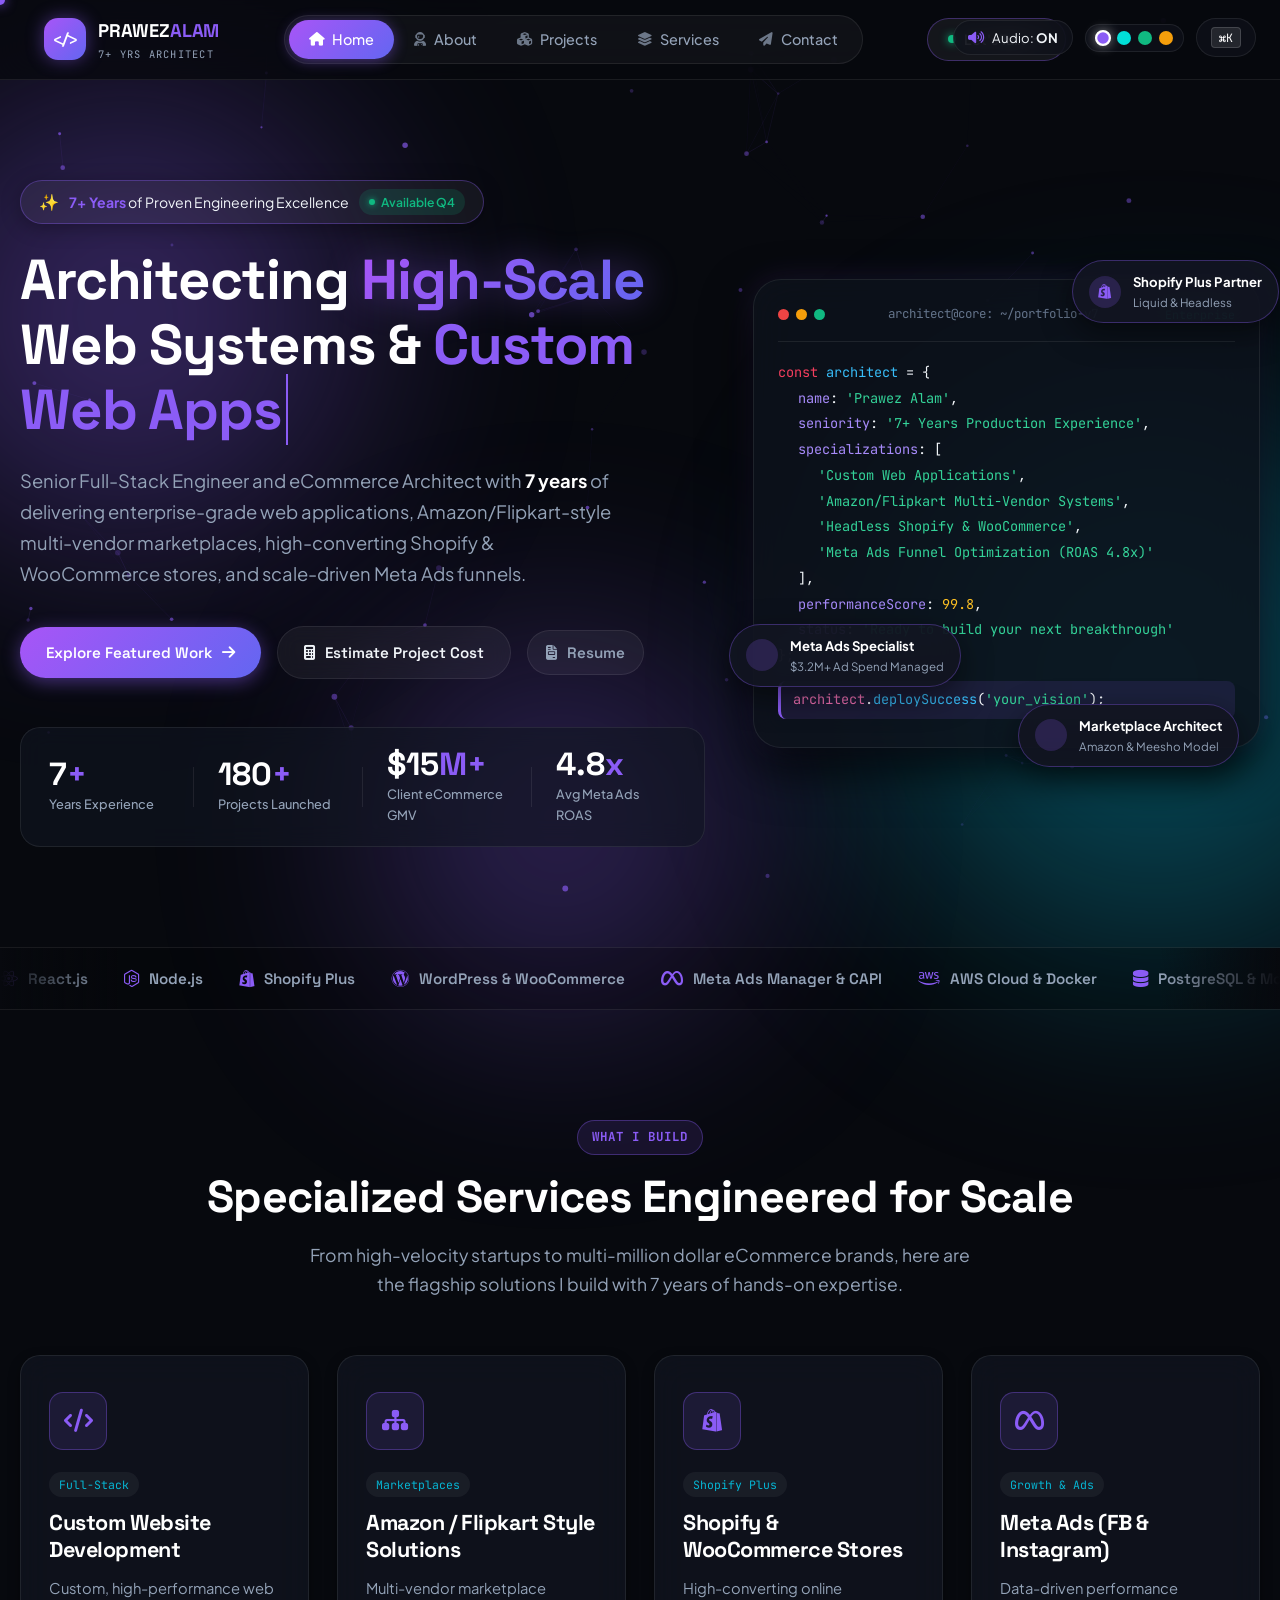
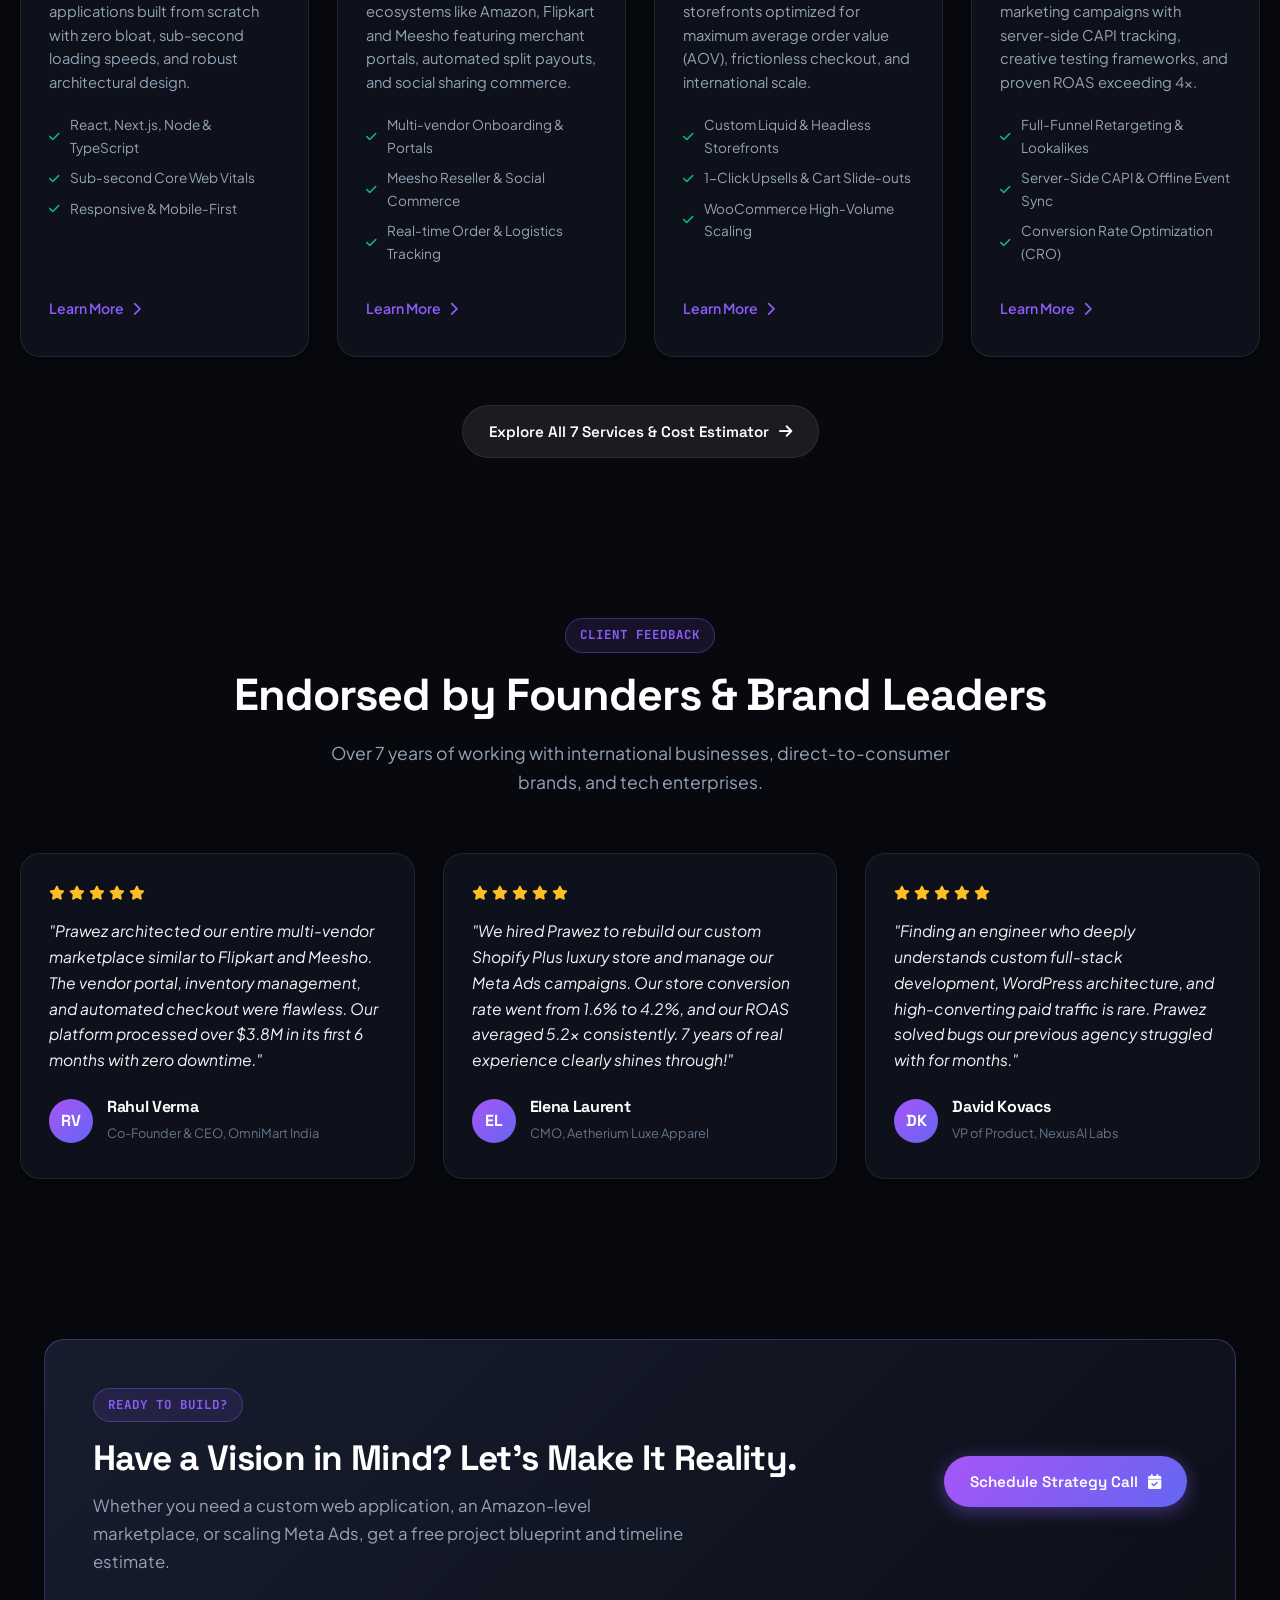
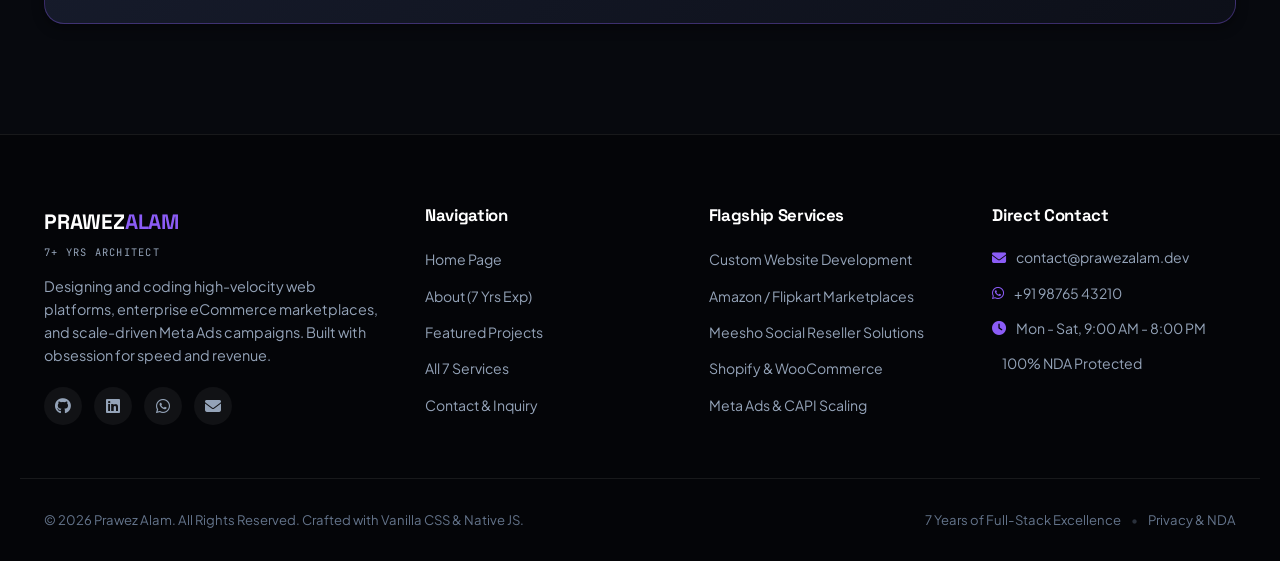
<file: index.html>
<!DOCTYPE html>
<html lang="en" data-theme="violet">

<head>
  <meta charset="UTF-8">
  <meta name="viewport" content="width=device-width, initial-scale=1.0">
  <title>Prawez Alam | Senior Full-Stack Architect & eCommerce Specialist (7+ Years Exp)</title>
  <meta name="description"
    content="Senior Full-Stack Developer & eCommerce Architect with 7+ years of experience delivering custom websites, high-scale marketplaces (Amazon/Flipkart/Meesho style), Shopify Plus, WooCommerce, and ROI-driven Meta Ads.">
  <meta name="keywords"
    content="Custom Website Development, WordPress Website, Custom Web Apps, Meta Ads, Shopify Website, WooCommerce, Multi-Vendor Marketplace, Amazon Flipkart Meesho clone, Senior Full Stack Developer, eCommerce Specialist">
  <meta name="author" content="Prawez Alam">

  <!-- OpenGraph / Social Sharing -->
  <meta property="og:type" content="website">
  <meta property="og:title" content=" Prawez Alam | Senior Full-Stack Architect & eCommerce Specialist">
  <meta property="og:description"
    content="7+ Years of Engineering Scalable Digital Experiences, Custom SaaS, Multi-Vendor Marketplaces & High-Converting Meta Ads.">
  <meta property="og:image" content="assets/images/marketplace.jpg">

  <!-- Fonts -->
  <link rel="preconnect" href="https://fonts.googleapis.com">
  <link rel="preconnect" href="https://fonts.gstatic.com" crossorigin>
  <link
    href="https://fonts.googleapis.com/css2?family=Plus+Jakarta+Sans:wght@300;400;500;600;700;800&family=Space+Grotesk:wght@400;500;600;700&family=JetBrains+Mono:wght@400;500;700&display=swap"
    rel="stylesheet">

  <!-- FontAwesome for icons -->
  <link rel="stylesheet" href="https://cdnjs.cloudflare.com/ajax/libs/font-awesome/6.5.1/css/all.min.css">

  <!-- Stylesheet -->
  <link rel="stylesheet" href="style.css">
</head>

<body class="dark-theme">
  <!-- Interactive Canvas Background -->
  <canvas id="ambient-canvas"></canvas>
  <div class="glow-orb orb-1"></div>
  <div class="glow-orb orb-2"></div>
  <div class="glow-orb orb-3"></div>

  <!-- Custom Neon Cursor -->
  <div class="custom-cursor" id="cursor-dot"></div>
  <div class="cursor-trailer" id="cursor-trailer"></div>

  <!-- Audio Feedback & Theme Bar -->
  <div class="quick-controls" id="quick-controls">
    <button class="control-btn" id="sound-toggle" title="Toggle Sound Feedback (Web Audio Synthesizer)"
      aria-label="Toggle Sound">
      <i class="fa-solid fa-volume-high"></i>
      <span class="btn-text">Audio: <b id="sound-status">ON</b></span>
    </button>
    <div class="palette-picker" id="palette-picker" title="Switch Theme Accent">
      <span class="palette-dot violet active" data-color="violet" title="Cyber Violet"></span>
      <span class="palette-dot cyan" data-color="cyan" title="Electric Cyan"></span>
      <span class="palette-dot emerald" data-color="emerald" title="Emerald Matrix"></span>
      <span class="palette-dot amber" data-color="amber" title="Royal Amber"></span>
    </div>
    <button class="control-btn cmd-k-btn" id="cmd-k-trigger" title="Open Command Palette (Ctrl+K)">
      <kbd>⌘K</kbd>
    </button>
  </div>

  <!-- Main Navigation Header -->
  <header class="site-header" id="main-header">
    <div class="header-inner container">
      <!-- Logo -->
      <a href="#home" class="brand-logo nav-trigger" data-page="home">
        <div class="logo-icon">
          <span class="logo-symbol">&lt;/&gt;</span>
        </div>
        <div class="logo-text">
          <span class="logo-name">PRAWEZ<span class="highlight">ALAM</span></span>
          <span class="logo-tag">7+ YRS ARCHITECT</span>
        </div>
      </a>

      <!-- Desktop Nav Menu -->
      <nav class="desktop-nav" aria-label="Main Navigation">
        <div class="nav-pill-indicator" id="nav-pill"></div>
        <ul class="nav-links">
          <li><a href="#home" class="nav-link active" data-page="home"><i class="fa-solid fa-house"></i> Home</a></li>
          <li><a href="#about" class="nav-link" data-page="about"><i class="fa-solid fa-user-astronaut"></i> About</a>
          </li>
          <li><a href="#projects" class="nav-link" data-page="projects"><i class="fa-solid fa-cubes"></i> Projects</a>
          </li>
          <li><a href="#services" class="nav-link" data-page="services"><i class="fa-solid fa-layer-group"></i>
              Services</a></li>
          <li><a href="#contact" class="nav-link" data-page="contact"><i class="fa-solid fa-paper-plane"></i>
              Contact</a></li>
        </ul>
      </nav>

      <!-- Action Button & Mobile Burger -->
      <div class="header-actions">
        <a href="#contact" class="cta-pill-btn nav-trigger" data-page="contact">
          <span class="pulse-dot"></span>
          <span>Let's Talk</span>
          <i class="fa-solid fa-arrow-right"></i>
        </a>
        <button class="mobile-toggle" id="mobile-toggle" aria-label="Open Mobile Menu">
          <span></span>
          <span></span>
          <span></span>
        </button>
      </div>
    </div>
  </header>

  <!-- Mobile Drawer Menu -->
  <div class="mobile-drawer" id="mobile-drawer">
    <div class="drawer-header">
      <span class="drawer-title">Navigation Menu</span>
      <button class="drawer-close" id="drawer-close">&times;</button>
    </div>
    <ul class="drawer-links">
      <li><a href="#home" class="drawer-link active" data-page="home"><i class="fa-solid fa-house"></i> Home</a></li>
      <li><a href="#about" class="drawer-link" data-page="about"><i class="fa-solid fa-user-astronaut"></i> About (7 Yrs
          Exp)</a></li>
      <li><a href="#projects" class="drawer-link" data-page="projects"><i class="fa-solid fa-cubes"></i> Projects & Case
          Studies</a></li>
      <li><a href="#services" class="drawer-link" data-page="services"><i class="fa-solid fa-layer-group"></i> All 7
          Services</a></li>
      <li><a href="#contact" class="drawer-link" data-page="contact"><i class="fa-solid fa-paper-plane"></i> Contact &
          Estimator</a></li>
    </ul>
    <div class="drawer-footer">
      <div class="drawer-status">
        <span class="status-indicator"></span> Available for New Contracts
      </div>
      <div class="drawer-socials">
        <a href="https://github.com" target="_blank" rel="noopener"><i class="fa-brands fa-github"></i></a>
        <a href="https://linkedin.com" target="_blank" rel="noopener"><i class="fa-brands fa-linkedin"></i></a>
        <a href="https://wa.me/" target="_blank" rel="noopener"><i class="fa-brands fa-whatsapp"></i></a>
      </div>
    </div>
  </div>

  <!-- Main View Container (5 Pages SPA) -->
  <main id="app-viewport">

    <!-- ========================================== -->
    <!-- 1. HOME PAGE VIEW                          -->
    <!-- ========================================== -->
    <section class="page-view active" id="view-home" data-route="home">
      <!-- Hero Section -->
      <div class="hero-section container">
        <div class="hero-grid">

          <div class="hero-content">
            <!-- Experience Badge -->
            <div class="experience-pill" id="hero-exp-badge">
              <span class="sparkle-icon">✨</span>
              <span class="exp-text"><strong>7+ Years</strong> of Proven Engineering Excellence</span>
              <span class="availability-pill"><span class="live-dot"></span> Available Q4</span>
            </div>

            <!-- Dynamic Headline -->
            <h1 class="hero-title">
              Architecting <span class="gradient-text text-glow">High-Scale</span> Web Systems & <span
                class="typewriter-text" id="typewriter"></span>
            </h1>

            <p class="hero-subtitle">
              Senior Full-Stack Engineer and eCommerce Architect with <strong>7 years</strong> of delivering
              enterprise-grade web applications, Amazon/Flipkart-style multi-vendor marketplaces, high-converting
              Shopify & WooCommerce stores, and scale-driven Meta Ads funnels.
            </p>

            <!-- Hero Action Buttons -->
            <div class="hero-cta-group">
              <a href="#projects" class="btn btn-primary nav-trigger" data-page="projects">
                <span>Explore Featured Work</span>
                <i class="fa-solid fa-arrow-right"></i>
              </a>
              <a href="#services" class="btn btn-glass nav-trigger" data-page="services">
                <i class="fa-solid fa-calculator"></i>
                <span>Estimate Project Cost</span>
              </a>
              <button class="btn btn-icon-glass" id="open-resume-btn" title="View Full Resume / Credentials">
                <i class="fa-solid fa-file-invoice"></i>
                <span>Resume</span>
              </button>
            </div>

            <!-- Trust / Key Metrics Bar -->
            <div class="hero-stats-bar">
              <div class="stat-card">
                <div class="stat-number" data-target="7">7<span class="accent-plus">+</span></div>
                <div class="stat-label">Years Experience</div>
              </div>
              <div class="stat-divider"></div>
              <div class="stat-card">
                <div class="stat-number" data-target="180">180<span class="accent-plus">+</span></div>
                <div class="stat-label">Projects Launched</div>
              </div>
              <div class="stat-divider"></div>
              <div class="stat-card">
                <div class="stat-number" data-target="15">$15<span class="accent-plus">M+</span></div>
                <div class="stat-label">Client eCommerce GMV</div>
              </div>
              <div class="stat-divider"></div>
              <div class="stat-card">
                <div class="stat-number" data-target="4.8">4.8<span class="accent-plus">x</span></div>
                <div class="stat-label">Avg Meta Ads ROAS</div>
              </div>
            </div>
          </div>

          <!-- Hero Visual & Interactive 3D Card -->
          <div class="hero-visual">
            <div class="visual-card-wrap">
              <div class="glass-terminal tilt-element" id="hero-tilt-card">
                <div class="terminal-header">
                  <div class="terminal-dots">
                    <span class="dot red"></span>
                    <span class="dot yellow"></span>
                    <span class="dot green"></span>
                  </div>
                  <span class="terminal-title">architect@core: ~/portfolio-v7</span>
                  <span class="terminal-badge"><i class="fa-solid fa-shield-check"></i> Enterprise</span>
                </div>

                <div class="terminal-body">
                  <div class="code-line"><span class="c-keyword">const</span> <span class="c-var">architect</span> = {
                  </div>
                  <div class="code-line indent-1"><span class="c-prop">name</span>: <span class="c-str">'Prawez
                      Alam'</span>,</div>
                  <div class="code-line indent-1"><span class="c-prop">seniority</span>: <span class="c-str">'7+ Years
                      Production Experience'</span>,</div>
                  <div class="code-line indent-1"><span class="c-prop">specializations</span>: [</div>
                  <div class="code-line indent-2"><span class="c-str">'Custom Web Applications'</span>,</div>
                  <div class="code-line indent-2"><span class="c-str">'Amazon/Flipkart Multi-Vendor Systems'</span>,
                  </div>
                  <div class="code-line indent-2"><span class="c-str">'Headless Shopify & WooCommerce'</span>,</div>
                  <div class="code-line indent-2"><span class="c-str">'Meta Ads Funnel Optimization (ROAS 4.8x)'</span>
                  </div>
                  <div class="code-line indent-1">],</div>
                  <div class="code-line indent-1"><span class="c-prop">performanceScore</span>: <span
                      class="c-num">99.8</span>,</div>
                  <div class="code-line indent-1"><span class="c-prop">status</span>: <span class="c-str">'Ready to
                      build your next breakthrough'</span></div>
                  <div class="code-line">};</div>
                  <div class="code-line line-highlight">
                    <span class="c-fn">architect</span>.<span class="c-method">deploySuccess</span>(<span
                      class="c-str">'your_vision'</span>);
                  </div>
                </div>

                <!-- Floating Hologram Pills -->
                <div class="floating-holo holo-1">
                  <div class="holo-icon"><i class="fa-brands fa-shopify"></i></div>
                  <div class="holo-info">
                    <span class="holo-title">Shopify Plus Partner</span>
                    <span class="holo-sub">Liquid & Headless</span>
                  </div>
                </div>

                <div class="floating-holo holo-2">
                  <div class="holo-icon"><i class="fa-solid fa-chart-line-up"></i></div>
                  <div class="holo-info">
                    <span class="holo-title">Meta Ads Specialist</span>
                    <span class="holo-sub">$3.2M+ Ad Spend Managed</span>
                  </div>
                </div>

                <div class="floating-holo holo-3">
                  <div class="holo-icon"><i class="fa-solid fa-cart-shopping-fast"></i></div>
                  <div class="holo-info">
                    <span class="holo-title">Marketplace Architect</span>
                    <span class="holo-sub">Amazon & Meesho Model</span>
                  </div>
                </div>
              </div>
            </div>
          </div>

        </div>
      </div>

      <!-- Tech Stack Infinite Marquee -->
      <div class="tech-marquee-wrapper">
        <div class="marquee-track">
          <div class="marquee-item"><i class="fa-brands fa-react"></i> React.js</div>
          <div class="marquee-item"><i class="fa-brands fa-node-js"></i> Node.js</div>
          <div class="marquee-item"><i class="fa-brands fa-shopify"></i> Shopify Plus</div>
          <div class="marquee-item"><i class="fa-brands fa-wordpress"></i> WordPress & WooCommerce</div>
          <div class="marquee-item"><i class="fa-brands fa-meta"></i> Meta Ads Manager & CAPI</div>
          <div class="marquee-item"><i class="fa-brands fa-aws"></i> AWS Cloud & Docker</div>
          <div class="marquee-item"><i class="fa-solid fa-database"></i> PostgreSQL & MongoDB</div>
          <div class="marquee-item"><i class="fa-brands fa-js"></i> TypeScript & Next.js</div>
          <div class="marquee-item"><i class="fa-brands fa-stripe"></i> Stripe & Razorpay Payments</div>
          <div class="marquee-item"><i class="fa-solid fa-network-wired"></i> GraphQL & REST APIs</div>
          <!-- Repeat for smooth loop -->
          <div class="marquee-item"><i class="fa-brands fa-react"></i> React.js</div>
          <div class="marquee-item"><i class="fa-brands fa-node-js"></i> Node.js</div>
          <div class="marquee-item"><i class="fa-brands fa-shopify"></i> Shopify Plus</div>
          <div class="marquee-item"><i class="fa-brands fa-wordpress"></i> WordPress & WooCommerce</div>
          <div class="marquee-item"><i class="fa-brands fa-meta"></i> Meta Ads Manager & CAPI</div>
          <div class="marquee-item"><i class="fa-brands fa-aws"></i> AWS Cloud & Docker</div>
        </div>
      </div>

      <!-- Featured Services Teaser Grid -->
      <section class="section-container container">
        <div class="section-header text-center">
          <div class="badge-tag">WHAT I BUILD</div>
          <h2 class="section-title">Specialized Services Engineered for Scale</h2>
          <p class="section-desc">From high-velocity startups to multi-million dollar eCommerce brands, here are the
            flagship solutions I build with 7 years of hands-on expertise.</p>
        </div>

        <div class="featured-services-grid">

          <div class="service-card glass-card tilt-element">
            <div class="card-glow"></div>
            <div class="service-icon"><i class="fa-solid fa-code"></i></div>
            <div class="service-badge">Full-Stack</div>
            <h3 class="service-title">Custom Website Development</h3>
            <p class="service-text">Custom, high-performance web applications built from scratch with zero bloat,
              sub-second loading speeds, and robust architectural design.</p>
            <ul class="service-highlights">
              <li><i class="fa-solid fa-check"></i> React, Next.js, Node & TypeScript</li>
              <li><i class="fa-solid fa-check"></i> Sub-second Core Web Vitals</li>
              <li><i class="fa-solid fa-check"></i> Responsive & Mobile-First</li>
            </ul>
            <a href="#services" class="card-link nav-trigger" data-page="services">Learn More <i
                class="fa-solid fa-chevron-right"></i></a>
          </div>

          <div class="service-card glass-card tilt-element">
            <div class="card-glow"></div>
            <div class="service-icon"><i class="fa-solid fa-sitemap"></i></div>
            <div class="service-badge">Marketplaces</div>
            <h3 class="service-title">Amazon / Flipkart Style Solutions</h3>
            <p class="service-text">Multi-vendor marketplace ecosystems like Amazon, Flipkart and Meesho featuring
              merchant portals, automated split payouts, and social sharing commerce.</p>
            <ul class="service-highlights">
              <li><i class="fa-solid fa-check"></i> Multi-vendor Onboarding & Portals</li>
              <li><i class="fa-solid fa-check"></i> Meesho Reseller & Social Commerce</li>
              <li><i class="fa-solid fa-check"></i> Real-time Order & Logistics Tracking</li>
            </ul>
            <a href="#services" class="card-link nav-trigger" data-page="services">Learn More <i
                class="fa-solid fa-chevron-right"></i></a>
          </div>

          <div class="service-card glass-card tilt-element">
            <div class="card-glow"></div>
            <div class="service-icon"><i class="fa-brands fa-shopify"></i></div>
            <div class="service-badge">Shopify Plus</div>
            <h3 class="service-title">Shopify & WooCommerce Stores</h3>
            <p class="service-text">High-converting online storefronts optimized for maximum average order value (AOV),
              frictionless checkout, and international scale.</p>
            <ul class="service-highlights">
              <li><i class="fa-solid fa-check"></i> Custom Liquid & Headless Storefronts</li>
              <li><i class="fa-solid fa-check"></i> 1-Click Upsells & Cart Slide-outs</li>
              <li><i class="fa-solid fa-check"></i> WooCommerce High-Volume Scaling</li>
            </ul>
            <a href="#services" class="card-link nav-trigger" data-page="services">Learn More <i
                class="fa-solid fa-chevron-right"></i></a>
          </div>

          <div class="service-card glass-card tilt-element">
            <div class="card-glow"></div>
            <div class="service-icon"><i class="fa-brands fa-meta"></i></div>
            <div class="service-badge">Growth & Ads</div>
            <h3 class="service-title">Meta Ads (FB & Instagram)</h3>
            <p class="service-text">Data-driven performance marketing campaigns with server-side CAPI tracking, creative
              testing frameworks, and proven ROAS exceeding 4x.</p>
            <ul class="service-highlights">
              <li><i class="fa-solid fa-check"></i> Full-Funnel Retargeting & Lookalikes</li>
              <li><i class="fa-solid fa-check"></i> Server-Side CAPI & Offline Event Sync</li>
              <li><i class="fa-solid fa-check"></i> Conversion Rate Optimization (CRO)</li>
            </ul>
            <a href="#services" class="card-link nav-trigger" data-page="services">Learn More <i
                class="fa-solid fa-chevron-right"></i></a>
          </div>

        </div>

        <div class="view-all-center">
          <a href="#services" class="btn btn-secondary nav-trigger" data-page="services">
            <span>Explore All 7 Services & Cost Estimator</span>
            <i class="fa-solid fa-arrow-right"></i>
          </a>
        </div>
      </section>

      <!-- Client Testimonials & Social Proof -->
      <section class="section-container container testimonials-section">
        <div class="section-header text-center">
          <div class="badge-tag">CLIENT FEEDBACK</div>
          <h2 class="section-title">Endorsed by Founders & Brand Leaders</h2>
          <p class="section-desc">Over 7 years of working with international businesses, direct-to-consumer brands, and
            tech enterprises.</p>
        </div>

        <div class="testimonials-grid">

          <div class="testimonial-card glass-card">
            <div class="stars"><i class="fa-solid fa-star"></i><i class="fa-solid fa-star"></i><i
                class="fa-solid fa-star"></i><i class="fa-solid fa-star"></i><i class="fa-solid fa-star"></i></div>
            <p class="quote">"Prawez architected our entire multi-vendor marketplace similar to Flipkart and Meesho. The
              vendor portal, inventory management, and automated checkout were flawless. Our platform processed over
              $3.8M in its first 6 months with zero downtime."</p>
            <div class="client-meta">
              <div class="client-avatar">RV</div>
              <div class="client-info">
                <h4>Rahul Verma</h4>
                <span>Co-Founder & CEO, OmniMart India</span>
              </div>
            </div>
          </div>

          <div class="testimonial-card glass-card">
            <div class="stars"><i class="fa-solid fa-star"></i><i class="fa-solid fa-star"></i><i
                class="fa-solid fa-star"></i><i class="fa-solid fa-star"></i><i class="fa-solid fa-star"></i></div>
            <p class="quote">"We hired Prawez to rebuild our custom Shopify Plus luxury store and manage our Meta Ads
              campaigns. Our store conversion rate went from 1.6% to 4.2%, and our ROAS averaged 5.2x consistently. 7
              years of real experience clearly shines through!"</p>
            <div class="client-meta">
              <div class="client-avatar">EL</div>
              <div class="client-info">
                <h4>Elena Laurent</h4>
                <span>CMO, Aetherium Luxe Apparel</span>
              </div>
            </div>
          </div>

          <div class="testimonial-card glass-card">
            <div class="stars"><i class="fa-solid fa-star"></i><i class="fa-solid fa-star"></i><i
                class="fa-solid fa-star"></i><i class="fa-solid fa-star"></i><i class="fa-solid fa-star"></i></div>
            <p class="quote">"Finding an engineer who deeply understands custom full-stack development, WordPress
              architecture, and high-converting paid traffic is rare. Prawez solved bugs our previous agency struggled
              with for months."</p>
            <div class="client-meta">
              <div class="client-avatar">DK</div>
              <div class="client-info">
                <h4>David Kovacs</h4>
                <span>VP of Product, NexusAI Labs</span>
              </div>
            </div>
          </div>

        </div>
      </section>

      <!-- Home Quick CTA Banner -->
      <div class="cta-banner-wrapper container">
        <div class="cta-banner glass-card">
          <div class="cta-banner-content">
            <span class="badge-tag">READY TO BUILD?</span>
            <h2>Have a Vision in Mind? Let’s Make It Reality.</h2>
            <p>Whether you need a custom web application, an Amazon-level marketplace, or scaling Meta Ads, get a free
              project blueprint and timeline estimate.</p>
          </div>
          <div class="cta-banner-actions">
            <a href="#contact" class="btn btn-primary nav-trigger" data-page="contact">
              <span>Schedule Strategy Call</span>
              <i class="fa-solid fa-calendar-check"></i>
            </a>
          </div>
        </div>
      </div>

    </section>

    <!-- ========================================== -->
    <!-- 2. ABOUT PAGE VIEW                         -->
    <!-- ========================================== -->
    <section class="page-view" id="view-about" data-route="about">
      <div class="about-hero container">
        <div class="section-header text-center">
          <div class="badge-tag">ABOUT ME</div>
          <h1 class="section-title">7 Years of Engineering Scalable Digital Systems</h1>
          <p class="section-desc">Bridging the critical gap between complex code architecture, high-converting eCommerce
            funnels, and measurable business revenue.</p>
        </div>

        <!-- Personal Story & Visual -->
        <div class="about-bio-grid">
          <div class="about-visual-column">
            <div class="avatar-card glass-card">
              <div class="avatar-wrapper">
                <img src="assets/images/avatar.jpeg" alt="Prawez Alam - Full Stack Architect" class="profile-img">
                <div class="avatar-badge">
                  <span class="badge-year">7+</span>
                  <span class="badge-label">Years Exp</span>
                </div>
              </div>
              <div class="avatar-details">
                <h3>Prawez Alam</h3>
                <p class="role-title">Principal Full-Stack & eCommerce Architect</p>
                <div class="social-links-row">
                  <a href="https://github.com" target="_blank" class="social-icon" title="GitHub"><i
                      class="fa-brands fa-github"></i></a>
                  <a href="https://linkedin.com" target="_blank" class="social-icon" title="LinkedIn"><i
                      class="fa-brands fa-linkedin"></i></a>
                  <a href="https://wa.me/" target="_blank" class="social-icon" title="WhatsApp"><i
                      class="fa-brands fa-whatsapp"></i></a>
                  <a href="mailto:contact@prawezalam.dev" class="social-icon" title="Email"><i
                      class="fa-solid fa-envelope"></i></a>
                </div>
              </div>
            </div>

            <!-- Quick Facts Card -->
            <div class="quick-facts-card glass-card">
              <h4>Quick Fast Facts</h4>
              <ul class="facts-list">
                <li><i class="fa-solid fa-globe"></i> <span>Global Reach: Clients in 14+ Countries</span></li>
                <li><i class="fa-solid fa-award"></i> <span>7 Years Continuous Industry Track Record</span></li>
                <li><i class="fa-solid fa-clock"></i> <span>Timezone Flexible (US, EU & APAC overlap)</span></li>
                <li><i class="fa-solid fa-shield-halved"></i> <span>Clean Code, NDA Compliant & Transparent</span></li>
              </ul>
            </div>
          </div>

          <div class="about-content-column">
            <div class="bio-narrative glass-card">
              <h3>The Journey Behind the Experience</h3>
              <p>
                My journey began 7 years ago when web development was transitioning from static template setups to
                reactive, headless, and distributed platforms. Over nearly a decade, I didn’t just write code—I analyzed
                consumer psychology, checkout funnels, database query bottlenecks, and high-budget advertising dynamics.
              </p>
              <p>
                Throughout these 7 years, I’ve had the privilege of architecting <strong>multi-vendor marketplaces
                  handling 100,000+ SKUs</strong>, scaling <strong>Shopify Plus storefronts to 7-figure annual
                  revenues</strong>, creating bespoke web applications with custom APIs, and managing <strong>Meta Ads
                  campaigns</strong> that generated millions in attributed revenue.
              </p>
              <p>
                I don’t believe in one-size-fits-all solutions. Whether building an eCommerce platform mirroring Amazon
                and Meesho or building a bespoke SaaS engine, every line of code is structured for <strong>speed,
                  security, conversion, and modular growth</strong>.
              </p>
            </div>

            <!-- Core Principles Matrix -->
            <div class="principles-grid">
              <div class="principle-item glass-card">
                <div class="p-icon"><i class="fa-solid fa-bolt"></i></div>
                <h4>Zero-Lag Performance</h4>
                <p>Every millisecond saved correlates with a 7% boost in checkout conversions. Fast load is
                  non-negotiable.</p>
              </div>
              <div class="principle-item glass-card">
                <div class="p-icon"><i class="fa-solid fa-chart-pie"></i></div>
                <h4>Conversion-Driven Architecture</h4>
                <p>Design and technical structure specifically built around user intent, retention, and maximum average
                  order value.</p>
              </div>
              <div class="principle-item glass-card">
                <div class="p-icon"><i class="fa-solid fa-cubes-stacked"></i></div>
                <h4>Scalable & Maintainable</h4>
                <p>Modular codebases, clean documentation, robust security, and cloud scalability that grows with your
                  business.</p>
              </div>
              <div class="principle-item glass-card">
                <div class="p-icon"><i class="fa-solid fa-handshake-angle"></i></div>
                <h4>Transparent Partnership</h4>
                <p>Milestone-based delivery, proactive communication, and post-launch maintenance to guarantee success.
                </p>
              </div>
            </div>
          </div>
        </div>

        <!-- 7-Year Chronological Career Timeline -->
        <div class="timeline-section">
          <div class="section-header text-center">
            <div class="badge-tag">CAREER EVOLUTION</div>
            <h2 class="section-title">7-Year Chronological Milestones</h2>
            <p class="section-desc">From core development to multi-million dollar eCommerce architectures and growth
              engineering.</p>
          </div>

          <div class="timeline-tree">

            <div class="timeline-item left">
              <div class="timeline-content glass-card">
                <div class="timeline-year">2019 - 2020</div>
                <h3>The Foundations: Full-Stack & Core Web</h3>
                <p>Deep-dived into modern JavaScript, semantic HTML5/CSS3 architecture, PHP, Node.js, and relational
                  database systems. Developed 30+ custom corporate websites with custom CMS configurations.</p>
                <div class="timeline-tags">
                  <span>JavaScript</span><span>Node.js</span><span>PHP</span><span>MySQL</span>
                </div>
              </div>
            </div>

            <div class="timeline-item right">
              <div class="timeline-content glass-card">
                <div class="timeline-year">2021 - 2022</div>
                <h3>WordPress & WooCommerce Scalability Mastery</h3>
                <p>Specialized in advanced WooCommerce architectures, custom theme and plugin engineering, database
                  indexing, and headless WordPress setups capable of processing thousands of concurrent transactions.
                </p>
                <div class="timeline-tags">
                  <span>WooCommerce</span><span>Custom Plugins</span><span>REST APIs</span><span>PageSpeed 99</span>
                </div>
              </div>
            </div>

            <div class="timeline-item left">
              <div class="timeline-content glass-card">
                <div class="timeline-year">2023 - 2024</div>
                <h3>Shopify Plus & Enterprise Multi-Vendor Solutions</h3>
                <p>Engineered comprehensive multi-vendor marketplace platforms inspired by Amazon and Flipkart,
                  featuring seller dashboards, dynamic commission splitting, and integrated Meesho-like social reseller
                  funnels.</p>
                <div class="timeline-tags">
                  <span>Shopify Plus</span><span>Liquid</span><span>Marketplace Engines</span><span>Split
                    Payments</span>
                </div>
              </div>
            </div>

            <div class="timeline-item right">
              <div class="timeline-content glass-card">
                <div class="timeline-year">2024 - 2026</div>
                <h3>Growth Engineering, Meta Ads & AI Web Apps</h3>
                <p>Combined high-performance engineering with direct-response growth marketing: built automated Meta Ads
                  CAPI pipelines, predictive inventory algorithms, and modern cloud-native SaaS web apps.</p>
                <div class="timeline-tags">
                  <span>Meta Ads CAPI</span><span>ROAS Optimization</span><span>Next.js</span><span>Cloud
                    Microservices</span>
                </div>
              </div>
            </div>

          </div>
        </div>

        <!-- Technical Proficiency Radar -->
        <div class="skills-showcase-section">
          <div class="section-header text-center">
            <div class="badge-tag">PROFICIENCY MATRIX</div>
            <h2 class="section-title">Verified Technical Skills</h2>
            <p class="section-desc">Proficiency ratings calibrated over 7 years of real production deliveries.</p>
          </div>

          <div class="skills-grid">
            <div class="skill-category glass-card">
              <h3><i class="fa-brands fa-react"></i> Frontend & Web Apps</h3>
              <div class="skill-bar-item">
                <div class="skill-info"><span>React.js / Next.js</span><span>98%</span></div>
                <div class="progress-track">
                  <div class="progress-fill" style="width: 98%;"></div>
                </div>
              </div>
              <div class="skill-bar-item">
                <div class="skill-info"><span>Vanilla JavaScript / ES6+ / TypeScript</span><span>96%</span></div>
                <div class="progress-track">
                  <div class="progress-fill" style="width: 96%;"></div>
                </div>
              </div>
              <div class="skill-bar-item">
                <div class="skill-info"><span>Responsive CSS / Animations / WebGL</span><span>95%</span></div>
                <div class="progress-track">
                  <div class="progress-fill" style="width: 95%;"></div>
                </div>
              </div>
            </div>

            <div class="skill-category glass-card">
              <h3><i class="fa-solid fa-cart-shopping"></i> eCommerce & Marketplaces</h3>
              <div class="skill-bar-item">
                <div class="skill-info"><span>Multi-Vendor Marketplaces (Amazon/Flipkart Model)</span><span>95%</span>
                </div>
                <div class="progress-track">
                  <div class="progress-fill" style="width: 95%;"></div>
                </div>
              </div>
              <div class="skill-bar-item">
                <div class="skill-info"><span>Shopify Plus & Liquid Customization</span><span>97%</span></div>
                <div class="progress-track">
                  <div class="progress-fill" style="width: 97%;"></div>
                </div>
              </div>
              <div class="skill-bar-item">
                <div class="skill-info"><span>WooCommerce & Custom Gateways</span><span>96%</span></div>
                <div class="progress-track">
                  <div class="progress-fill" style="width: 96%;"></div>
                </div>
              </div>
            </div>

            <div class="skill-category glass-card">
              <h3><i class="fa-solid fa-server"></i> Backend & Cloud Architecture</h3>
              <div class="skill-bar-item">
                <div class="skill-info"><span>Node.js / Express / APIs</span><span>94%</span></div>
                <div class="progress-track">
                  <div class="progress-fill" style="width: 94%;"></div>
                </div>
              </div>
              <div class="skill-bar-item">
                <div class="skill-info"><span>PostgreSQL / MongoDB / Redis Caching</span><span>92%</span></div>
                <div class="progress-track">
                  <div class="progress-fill" style="width: 92%;"></div>
                </div>
              </div>
              <div class="skill-bar-item">
                <div class="skill-info"><span>AWS Cloud, Docker, CI/CD</span><span>88%</span></div>
                <div class="progress-track">
                  <div class="progress-fill" style="width: 88%;"></div>
                </div>
              </div>
            </div>

            <div class="skill-category glass-card">
              <h3><i class="fa-brands fa-meta"></i> Meta Ads & Growth Marketing</h3>
              <div class="skill-bar-item">
                <div class="skill-info"><span>Meta Ads Strategy & Scaling</span><span>93%</span></div>
                <div class="progress-track">
                  <div class="progress-fill" style="width: 93%;"></div>
                </div>
              </div>
              <div class="skill-bar-item">
                <div class="skill-info"><span>Server-Side Conversions API (CAPI)</span><span>96%</span></div>
                <div class="progress-track">
                  <div class="progress-fill" style="width: 96%;"></div>
                </div>
              </div>
              <div class="skill-bar-item">
                <div class="skill-info"><span>A/B Creative Testing & Funnel CRO</span><span>91%</span></div>
                <div class="progress-track">
                  <div class="progress-fill" style="width: 91%;"></div>
                </div>
              </div>
            </div>
          </div>
        </div>

      </div>
    </section>

    <!-- ========================================== -->
    <!-- 3. PROJECTS PAGE VIEW                      -->
    <!-- ========================================== -->
    <section class="page-view" id="view-projects" data-route="projects">
      <div class="projects-hero container">
        <div class="section-header text-center">
          <div class="badge-tag">PORTFOLIO SHOWCASE</div>
          <h1 class="section-title">Featured Projects & Proven Case Studies</h1>
          <p class="section-desc">Explore live platforms, high-volume eCommerce setups, marketplace solutions, and
            high-yield ad campaigns built over 7 years.</p>
        </div>

        <!-- Filter Buttons -->
        <div class="project-filters">
          <button class="filter-btn active" data-filter="all">All Work (6)</button>
          <button class="filter-btn" data-filter="marketplace">Marketplaces (Amazon/Meesho)</button>
          <button class="filter-btn" data-filter="ecommerce">Shopify & WooCommerce</button>
          <button class="filter-btn" data-filter="custom">Custom Web & SaaS</button>
          <button class="filter-btn" data-filter="meta-ads">Meta Ads Growth</button>
        </div>

        <!-- Projects Grid -->
        <div class="projects-grid">

          <!-- Project 1: Multi-Vendor Marketplace -->
          <div class="project-card glass-card" data-category="marketplace">
            <div class="project-media">
              <img src="assets/images/marketplace.jpg" alt="OmniMart Multi-Vendor Marketplace" class="project-img">
              <div class="project-overlay">
                <button class="btn btn-primary project-modal-trigger" data-project="project-1">
                  <span>View Case Study</span>
                  <i class="fa-solid fa-arrow-up-right-from-square"></i>
                </button>
              </div>
              <span class="project-badge">Amazon / Flipkart Architecture</span>
            </div>
            <div class="project-content">
              <div class="project-meta-row">
                <span class="project-client">OmniMart Global</span>
                <span class="project-metric"><i class="fa-solid fa-chart-line"></i> $48.1M GMV</span>
              </div>
              <h3 class="project-title">Enterprise Multi-Vendor eCommerce Platform</h3>
              <p class="project-excerpt">Complete multi-vendor marketplace modeled after Amazon and Flipkart with
                Meesho-inspired social reseller mechanics, automated vendor commission payouts, and live order tracking.
              </p>
              <div class="project-tags">
                <span>React.js</span><span>Node.js</span><span>PostgreSQL</span><span>Stripe Connect</span><span>Vendor
                  Dashboard</span>
              </div>
            </div>
          </div>

          <!-- Project 2: Luxury Shopify Plus Store -->
          <div class="project-card glass-card" data-category="ecommerce">
            <div class="project-media">
              <img src="assets/images/shopify.jpg" alt="Aetherium Luxury Shopify Store" class="project-img">
              <div class="project-overlay">
                <button class="btn btn-primary project-modal-trigger" data-project="project-2">
                  <span>View Case Study</span>
                  <i class="fa-solid fa-arrow-up-right-from-square"></i>
                </button>
              </div>
              <span class="project-badge">Shopify Plus Custom Theme</span>
            </div>
            <div class="project-content">
              <div class="project-meta-row">
                <span class="project-client">Aetherium Luxury</span>
                <span class="project-metric"><i class="fa-solid fa-arrow-trend-up"></i> +240% Conv. Rate</span>
              </div>
              <h3 class="project-title">Bespoke Shopify Plus Apparel & Tech Storefront</h3>
              <p class="project-excerpt">Ultra-premium headless eCommerce experience with dynamic cart drawer upsells,
                custom Liquid sections, instantaneous product filtering, and multi-currency checkout.</p>
              <div class="project-tags">
                <span>Shopify 2.0</span><span>Liquid</span><span>Tailored Cart</span><span>Klaviyo Integration</span>
              </div>
            </div>
          </div>

          <!-- Project 3: Meta Ads Campaign Scaling -->
          <div class="project-card glass-card" data-category="meta-ads">
            <div class="project-media">
              <img src="assets/images/meta-ads.jpg" alt="Meta Ads Performance Funnel" class="project-img">
              <div class="project-overlay">
                <button class="btn btn-primary project-modal-trigger" data-project="project-3">
                  <span>View Case Study</span>
                  <i class="fa-solid fa-arrow-up-right-from-square"></i>
                </button>
              </div>
              <span class="project-badge">Meta Ads & CAPI</span>
            </div>
            <div class="project-content">
              <div class="project-meta-row">
                <span class="project-client">Apex Direct Brands</span>
                <span class="project-metric"><i class="fa-solid fa-fire"></i> 5.8x Avg ROAS</span>
              </div>
              <h3 class="project-title">High-ROAS Meta Ads & Conversion Optimization</h3>
              <p class="project-excerpt">Data-driven Facebook and Instagram ad campaign scaling from $20k to $145k
                monthly spend with server-side CAPI event deduplication and high-intent creative testing frameworks.</p>
              <div class="project-tags">
                <span>Meta Ads Manager</span><span>Conversions API</span><span>Pixel Setup</span><span>Creative
                  Matrix</span>
              </div>
            </div>
          </div>

          <!-- Project 4: Custom SaaS Platform -->
          <div class="project-card glass-card" data-category="custom">
            <div class="project-media">
              <img src="assets/images/saas-dashboard.jpg" alt="Nexus AI Cloud SaaS Dashboard" class="project-img">
              <div class="project-overlay">
                <button class="btn btn-primary project-modal-trigger" data-project="project-4">
                  <span>View Case Study</span>
                  <i class="fa-solid fa-arrow-up-right-from-square"></i>
                </button>
              </div>
              <span class="project-badge">Custom Web Application</span>
            </div>
            <div class="project-content">
              <div class="project-meta-row">
                <span class="project-client">Nexus AI Platform</span>
                <span class="project-metric"><i class="fa-solid fa-bolt"></i> 99.99% Uptime</span>
              </div>
              <h3 class="project-title">Next-Gen Cloud Orchestration & AI Dashboard</h3>
              <p class="project-excerpt">Custom web application engineered for real-time telemetry, server health
                tracking, integrated in-browser code editor, and token-based subscription management.</p>
              <div class="project-tags">
                <span>Next.js</span><span>WebSockets</span><span>TypeScript</span><span>Tailored API</span>
              </div>
            </div>
          </div>

          <!-- Project 5: High-Speed WooCommerce Store -->
          <div class="project-card glass-card" data-category="ecommerce">
            <div class="project-media">
              <div class="project-visual-mockup woo-mockup">
                <div class="mockup-content">
                  <i class="fa-brands fa-wordpress-simple"></i>
                  <span>WooCommerce Ultra-Engine</span>
                  <div class="speed-badge"><i class="fa-solid fa-gauge-high"></i> 99 Google PageSpeed</div>
                </div>
              </div>
              <div class="project-overlay">
                <button class="btn btn-primary project-modal-trigger" data-project="project-5">
                  <span>View Case Study</span>
                  <i class="fa-solid fa-arrow-up-right-from-square"></i>
                </button>
              </div>
              <span class="project-badge">WordPress & WooCommerce</span>
            </div>
            <div class="project-content">
              <div class="project-meta-row">
                <span class="project-client">Verdant Organics</span>
                <span class="project-metric"><i class="fa-solid fa-stopwatch"></i> 0.7s Load Time</span>
              </div>
              <h3 class="project-title">High-Volume WooCommerce Platform & Subscriptions</h3>
              <p class="project-excerpt">Custom WordPress & WooCommerce installation optimized for 40,000 monthly orders
                with recurring subscription billing, customized checkout fields, and instant search.</p>
              <div class="project-tags">
                <span>WordPress</span><span>WooCommerce</span><span>Custom Gateway</span><span>Redis Cache</span>
              </div>
            </div>
          </div>

          <!-- Project 6: Meesho-Style Social Commerce Platform -->
          <div class="project-card glass-card" data-category="marketplace">
            <div class="project-media">
              <div class="project-visual-mockup social-mockup">
                <div class="mockup-content">
                  <i class="fa-solid fa-share-nodes"></i>
                  <span>Social Reseller Engine</span>
                  <div class="speed-badge"><i class="fa-solid fa-users"></i> 85K Active Resellers</div>
                </div>
              </div>
              <div class="project-overlay">
                <button class="btn btn-primary project-modal-trigger" data-project="project-6">
                  <span>View Case Study</span>
                  <i class="fa-solid fa-arrow-up-right-from-square"></i>
                </button>
              </div>
              <span class="project-badge">Meesho-Style Reselling</span>
            </div>
            <div class="project-content">
              <div class="project-meta-row">
                <span class="project-client">BazaarGo Social</span>
                <span class="project-metric"><i class="fa-solid fa-wallet"></i> Instant Profit Margins</span>
              </div>
              <h3 class="project-title">Zero-Investment Social Reseller Commerce Network</h3>
              <p class="project-excerpt">eCommerce platform allowing independent entrepreneurs to share product catalogs
                on WhatsApp and Instagram with customized pricing margins, COD verification, and direct supplier
                shipping.</p>
              <div class="project-tags">
                <span>Custom Web App</span><span>WhatsApp Bot</span><span>COD Verification</span><span>Cloud
                  Scale</span>
              </div>
            </div>
          </div>

        </div>
      </div>
    </section>

    <!-- ========================================== -->
    <!-- 4. SERVICES PAGE VIEW                      -->
    <!-- ========================================== -->
    <section class="page-view" id="view-services" data-route="services">
      <div class="services-hero container">
        <div class="section-header text-center">
          <div class="badge-tag">WHAT I DELIVER</div>
          <h1 class="section-title">Comprehensive 7 Specialized Services</h1>
          <p class="section-desc">Backed by 7 years of full-stack engineering and multi-million dollar eCommerce
            scaling. Every service is built to maximize revenue and performance.</p>
        </div>

        <!-- 7 Services Detailed Grid -->
        <div class="services-detailed-list">

          <!-- Service 1: Custom Website Development -->
          <div class="service-detail-item glass-card" id="service-1">
            <div class="service-header-row">
              <div class="service-number">01</div>
              <div class="service-info-col">
                <span class="service-pill">Core Engineering</span>
                <h2>Custom Website Development</h2>
              </div>
              <div class="service-speed-badge">
                <i class="fa-solid fa-bolt"></i> 99+ Core Web Vitals
              </div>
            </div>
            <p class="service-description">
              Hand-crafted, bespoke websites built without bloated page builders or unnecessary dependencies. Engineered
              using pure modern web standards, micro-interactions, responsive design, and enterprise-grade SEO to give
              your brand an unfair digital advantage.
            </p>
            <div class="service-features-grid">
              <div class="feat-box"><i class="fa-solid fa-check-circle"></i> Clean, hand-written HTML5, CSS3, & Modern
                JavaScript</div>
              <div class="feat-box"><i class="fa-solid fa-check-circle"></i> Single-Page Applications (SPA) &
                Progressive Web Apps (PWA)</div>
              <div class="feat-box"><i class="fa-solid fa-check-circle"></i> Complete cross-browser & mobile responsive
                compatibility</div>
              <div class="feat-box"><i class="fa-solid fa-check-circle"></i> Technical SEO architecture, schema tags &
                speed optimization</div>
            </div>
            <div class="service-tech-footer">
              <strong>Tech Stack:</strong>
              <span>Vanilla ES6+</span><span>React.js</span><span>Next.js</span><span>HTML5
                Canvas</span><span>Webpack/Vite</span>
            </div>
          </div>

          <!-- Service 2: WordPress Website -->
          <div class="service-detail-item glass-card" id="service-2">
            <div class="service-header-row">
              <div class="service-number">02</div>
              <div class="service-info-col">
                <span class="service-pill">Content & CMS</span>
                <h2>WordPress Website Development</h2>
              </div>
              <div class="service-speed-badge">
                <i class="fa-solid fa-shield"></i> Hardened Security
              </div>
            </div>
            <p class="service-description">
              Custom WordPress theme and plugin development tailored to your exact workflows. Forget sluggish themes
              with 50 unused plugins—I build ultra-clean, lightweight WordPress solutions that your marketing team can
              edit effortlessly while maintaining top-tier security and sub-second load times.
            </p>
            <div class="service-features-grid">
              <div class="feat-box"><i class="fa-solid fa-check-circle"></i> 100% Custom theme development from
                Figma/PSD designs</div>
              <div class="feat-box"><i class="fa-solid fa-check-circle"></i> Custom post types, taxonomies & ACF Pro
                dynamic fields</div>
              <div class="feat-box"><i class="fa-solid fa-check-circle"></i> Advanced database optimization &
                server-level caching setup</div>
              <div class="feat-box"><i class="fa-solid fa-check-circle"></i> Headless WordPress integration via REST API
                & GraphQL</div>
            </div>
            <div class="service-tech-footer">
              <strong>Tech Stack:</strong>
              <span>WordPress Core</span><span>PHP 8.x</span><span>ACF Pro</span><span>MySQL</span><span>Redis</span>
            </div>
          </div>

          <!-- Service 3: Custom Web Application / SaaS -->
          <div class="service-detail-item glass-card" id="service-3">
            <div class="service-header-row">
              <div class="service-number">03</div>
              <div class="service-info-col">
                <span class="service-pill">Full-Stack SaaS</span>
                <h2>Custom Web Application Development</h2>
              </div>
              <div class="service-speed-badge">
                <i class="fa-solid fa-code-branch"></i> Scalable Microservices
              </div>
            </div>
            <p class="service-description">
              End-to-end full stack web applications, SaaS dashboards, internal company portals, and data engines. Built
              from database schema modeling to interactive frontend components, with role-based authentication,
              real-time sync, and third-party API orchestrations.
            </p>
            <div class="service-features-grid">
              <div class="feat-box"><i class="fa-solid fa-check-circle"></i> Robust RESTful & GraphQL backend API
                architectures</div>
              <div class="feat-box"><i class="fa-solid fa-check-circle"></i> JWT, OAuth2, and enterprise role-based
                access control (RBAC)</div>
              <div class="feat-box"><i class="fa-solid fa-check-circle"></i> Real-time notification engines with
                WebSockets</div>
              <div class="feat-box"><i class="fa-solid fa-check-circle"></i> Payment processor subscriptions (Stripe
                Billing, Razorpay)</div>
            </div>
            <div class="service-tech-footer">
              <strong>Tech Stack:</strong>
              <span>Node.js</span><span>Express</span><span>TypeScript</span><span>PostgreSQL</span><span>Docker</span><span>AWS</span>
            </div>
          </div>

          <!-- Service 4: Meta Ads (Facebook & Instagram) -->
          <div class="service-detail-item glass-card" id="service-4">
            <div class="service-header-row">
              <div class="service-number">04</div>
              <div class="service-info-col">
                <span class="service-pill">Growth & Paid Traffic</span>
                <h2>Meta Ads (Facebook & Instagram Growth)</h2>
              </div>
              <div class="service-speed-badge">
                <i class="fa-solid fa-arrow-trend-up"></i> 4.8x Avg ROAS
              </div>
            </div>
            <p class="service-description">
              Engineering-backed performance marketing. I combine deep technical tracking (Conversions API, offline
              event sets, custom pixel events) with psychological creative testing to scale direct-to-consumer and B2B
              client acquisition with high ROAS and low CPA.
            </p>
            <div class="service-features-grid">
              <div class="feat-box"><i class="fa-solid fa-check-circle"></i> Server-Side Conversions API (CAPI) bypass
                for iOS14+ tracking</div>
              <div class="feat-box"><i class="fa-solid fa-check-circle"></i> Full-funnel campaign architecture: Cold
                Prospecting, MOFU, & Retargeting</div>
              <div class="feat-box"><i class="fa-solid fa-check-circle"></i> Dynamic Creative Testing (DCT) frameworks &
                hook iterations</div>
              <div class="feat-box"><i class="fa-solid fa-check-circle"></i> Landing page conversion rate optimization
                (CRO) alignment</div>
            </div>
            <div class="service-tech-footer">
              <strong>Tech Stack:</strong>
              <span>Meta Ads Manager</span><span>Conversions API (CAPI)</span><span>Google Tag
                Manager</span><span>GA4</span>
            </div>
          </div>

          <!-- Service 5: Shopify Website -->
          <div class="service-detail-item glass-card" id="service-5">
            <div class="service-header-row">
              <div class="service-number">05</div>
              <div class="service-info-col">
                <span class="service-pill">eCommerce Storefront</span>
                <h2>Shopify & Shopify Plus Development</h2>
              </div>
              <div class="service-speed-badge">
                <i class="fa-brands fa-shopify"></i> Shopify 2.0 Expert
              </div>
            </div>
            <p class="service-description">
              Custom Shopify 2.0 theme engineering, app custom development, and checkout optimizations designed to
              maximize Average Order Value (AOV). Built for DTC brands doing six and seven figures in online revenue.
            </p>
            <div class="service-features-grid">
              <div class="feat-box"><i class="fa-solid fa-check-circle"></i> Custom Liquid sections, blocks, and
                flexible merchant settings</div>
              <div class="feat-box"><i class="fa-solid fa-check-circle"></i> High-conversion sticky cart drawer, bundle
                builders & upsells</div>
              <div class="feat-box"><i class="fa-solid fa-check-circle"></i> Third-party ERP, 3PL warehouse, & CRM
                integrations</div>
              <div class="feat-box"><i class="fa-solid fa-check-circle"></i> Internationalization (Shopify Markets,
                multi-currency, multi-language)</div>
            </div>
            <div class="service-tech-footer">
              <strong>Tech Stack:</strong>
              <span>Shopify Liquid</span><span>Shopify Plus API</span><span>GraphQL Storefront API</span><span>Theme App
                Extensions</span>
            </div>
          </div>

          <!-- Service 6: WooCommerce Website -->
          <div class="service-detail-item glass-card" id="service-6">
            <div class="service-header-row">
              <div class="service-number">06</div>
              <div class="service-info-col">
                <span class="service-pill">Custom Commerce</span>
                <h2>WooCommerce Website Development</h2>
              </div>
              <div class="service-speed-badge">
                <i class="fa-solid fa-cart-shopping"></i> Unlimited Flexibility
              </div>
            </div>
            <p class="service-description">
              Unleash the full freedom of open-source eCommerce without the typical performance headaches. I optimize
              WooCommerce for high-volume catalogs, complex product variations, multi-tier pricing, and subscription
              commerce.
            </p>
            <div class="service-features-grid">
              <div class="feat-box"><i class="fa-solid fa-check-circle"></i> Custom checkout redesigns with 1-page
                checkout flows</div>
              <div class="feat-box"><i class="fa-solid fa-check-circle"></i> Custom payment gateway integrations & local
                payment methods</div>
              <div class="feat-box"><i class="fa-solid fa-check-circle"></i> Wholesale / B2B portal setup with custom
                pricing tiers</div>
              <div class="feat-box"><i class="fa-solid fa-check-circle"></i> Database query caching and background task
                scheduling</div>
            </div>
            <div class="service-tech-footer">
              <strong>Tech Stack:</strong>
              <span>WooCommerce</span><span>WordPress Hook System</span><span>Stripe / PayPal SDKs</span><span>MySQL
                Optimization</span>
            </div>
          </div>

          <!-- Service 7: Multi-Vendor Marketplace (Amazon, Flipkart & Meesho Style) -->
          <div class="service-detail-item glass-card featured-service-box" id="service-7">
            <div class="service-header-row">
              <div class="service-number">07</div>
              <div class="service-info-col">
                <span class="service-pill highlight-pill">Flagship Enterprise Solution</span>
                <h2>eCommerce Solutions Like Amazon, Flipkart & Meesho</h2>
              </div>
              <div class="service-speed-badge">
                <i class="fa-solid fa-crown"></i> Multi-Vendor Enterprise
              </div>
            </div>
            <p class="service-description">
              Full-scale multi-vendor marketplace platforms engineered to replicate the architectural power of giants
              like Amazon and Flipkart, infused with Meesho-style zero-investment social reseller models. Includes full
              vendor back-offices, commission split engines, catalog synchronization, courier API integrations, and
              WhatsApp social selling.
            </p>
            <div class="service-features-grid">
              <div class="feat-box"><i class="fa-solid fa-check-circle"></i> Dedicated Vendor Portals (inventory upload,
                pricing, order fulfillment)</div>
              <div class="feat-box"><i class="fa-solid fa-check-circle"></i> Meesho-Inspired Reseller Module (social
                catalog share & profit margin add)</div>
              <div class="feat-box"><i class="fa-solid fa-check-circle"></i> Automated Multi-Vendor Payouts & Commission
                Engine</div>
              <div class="feat-box"><i class="fa-solid fa-check-circle"></i> Automated Courier & Logistics API sync
                (Delhivery, Shiprocket, BlueDart, FedEx)</div>
              <div class="feat-box"><i class="fa-solid fa-check-circle"></i> Customer reviews, Q&A, real-time OTP login
                & Cash-on-Delivery (COD) security</div>
              <div class="feat-box"><i class="fa-solid fa-check-circle"></i> High-concurrency database architecture
                capable of millions of hits</div>
            </div>
            <div class="service-tech-footer">
              <strong>Tech Stack:</strong>
              <span>Custom Full-Stack / Node.js</span><span>PostgreSQL / Redis</span><span>Multi-Tenant
                Architecture</span><span>Logistics APIs</span>
            </div>
          </div>

        </div>

        <!-- ========================================== -->
        <!-- Interactive Project Cost & Timeline Estimator -->
        <!-- ========================================== -->
        <div class="estimator-section glass-card" id="project-estimator">
          <div class="estimator-header text-center">
            <span class="badge-tag">INTERACTIVE TOOL</span>
            <h2>Estimate Your Project Cost & Timeline</h2>
            <p>Select your required services and features to get an immediate cost ballpark and timeline. One-click
              export to your inquiry form.</p>
          </div>

          <div class="estimator-grid">
            <div class="estimator-inputs">

              <!-- Service Selection -->
              <div class="form-group-custom">
                <label class="group-label">1. Primary Service Needed:</label>
                <div class="service-selector-chips" id="est-service-chips">
                  <button type="button" class="chip-btn active" data-cost="1200" data-days="14"
                    data-name="Custom Website">Custom Website</button>
                  <button type="button" class="chip-btn" data-cost="900" data-days="10"
                    data-name="WordPress Website">WordPress Website</button>
                  <button type="button" class="chip-btn" data-cost="2800" data-days="30"
                    data-name="Custom Web App / SaaS">Custom Web App</button>
                  <button type="button" class="chip-btn" data-cost="1100" data-days="7"
                    data-name="Meta Ads Campaign">Meta Ads Scaling</button>
                  <button type="button" class="chip-btn" data-cost="1600" data-days="18"
                    data-name="Shopify Store">Shopify Store</button>
                  <button type="button" class="chip-btn" data-cost="1400" data-days="16"
                    data-name="WooCommerce Store">WooCommerce</button>
                  <button type="button" class="chip-btn" data-cost="4500" data-days="45"
                    data-name="Amazon/Flipkart/Meesho Marketplace">Amazon/Flipkart/Meesho Marketplace</button>
                </div>
              </div>

              <!-- Scope Selection -->
              <div class="form-group-custom">
                <label class="group-label">2. Project Scope & Tier:</label>
                <div class="tier-options" id="est-tier-options">
                  <label class="tier-card active">
                    <input type="radio" name="project-tier" value="mvp" data-multiplier="1.0" checked>
                    <div class="tier-content">
                      <span class="tier-title">Standard / MVP</span>
                      <span class="tier-desc">Essential core features & clean launch</span>
                    </div>
                  </label>
                  <label class="tier-card">
                    <input type="radio" name="project-tier" value="pro" data-multiplier="1.6">
                    <div class="tier-content">
                      <span class="tier-title">Professional</span>
                      <span class="tier-desc">Advanced features & conversion optimization</span>
                    </div>
                  </label>
                  <label class="tier-card">
                    <input type="radio" name="project-tier" value="enterprise" data-multiplier="2.5">
                    <div class="tier-content">
                      <span class="tier-title">Enterprise Scale</span>
                      <span class="tier-desc">High concurrency, custom microservices & SLA</span>
                    </div>
                  </label>
                </div>
              </div>

              <!-- Add-ons Selection -->
              <div class="form-group-custom">
                <label class="group-label">3. High-Value Add-Ons:</label>
                <div class="addon-checkboxes" id="est-addons">
                  <label class="addon-item">
                    <input type="checkbox" data-cost="350" data-days="3" value="Meta Conversions API (CAPI)">
                    <span>Meta Conversions API (CAPI) & Pixel Setup (+ $350)</span>
                  </label>
                  <label class="addon-item">
                    <input type="checkbox" data-cost="500" data-days="4" value="Payment Gateways & Split Payouts">
                    <span>Multi-Currency & Split Payout Engine (+ $500)</span>
                  </label>
                  <label class="addon-item">
                    <input type="checkbox" data-cost="450" data-days="3" value="SEO & Performance Optimization">
                    <span>Ultra-Speed & Technical SEO Suite (+ $450)</span>
                  </label>
                  <label class="addon-item">
                    <input type="checkbox" data-cost="800" data-days="7" value="Meesho Social Reseller Module">
                    <span>Meesho-Style Social Sharing & Margin System (+ $800)</span>
                  </label>
                  <label class="addon-item">
                    <input type="checkbox" data-cost="600" data-days="5" value="Courier Logistics Sync">
                    <span>Automated Courier Tracking & API Sync (+ $600)</span>
                  </label>
                </div>
              </div>

            </div>

            <!-- Estimator Result Card -->
            <div class="estimator-result-col">
              <div class="result-sticky-card glass-card">
                <div class="result-header">
                  <span class="pulse-indicator"></span> Live Calculation
                </div>
                <div class="price-display">
                  <span class="currency">$</span>
                  <span class="amount" id="est-total-cost">1,200</span>
                  <span class="period">USD approx</span>
                </div>
                <div class="timeline-display">
                  <i class="fa-solid fa-stopwatch"></i> Estimated Turnaround: <strong id="est-total-days">14 Business
                    Days</strong>
                </div>

                <div class="selected-summary">
                  <h5>Configuration Breakdown:</h5>
                  <div class="summary-line"><span>Primary Service:</span> <strong id="summary-service">Custom
                      Website</strong></div>
                  <div class="summary-line"><span>Tier Level:</span> <strong id="summary-tier">Standard / MVP</strong>
                  </div>
                  <div class="summary-line"><span>Add-ons Count:</span> <strong id="summary-addons">0 Selected</strong>
                  </div>
                </div>

                <div class="estimator-actions">
                  <button class="btn btn-primary btn-block" id="apply-to-contact-btn">
                    <span>Pre-fill Contact Form</span>
                    <i class="fa-solid fa-arrow-right"></i>
                  </button>
                  <span class="guarantee-note"><i class="fa-solid fa-shield-check"></i> 100% Fixed Quote & On-Time
                    Guarantee</span>
                </div>
              </div>
            </div>

          </div>
        </div>

      </div>
    </section>

    <!-- ========================================== -->
    <!-- 5. CONTACT PAGE VIEW                       -->
    <!-- ========================================== -->
    <section class="page-view" id="view-contact" data-route="contact">
      <div class="contact-hero container">
        <div class="section-header text-center">
          <div class="badge-tag">LET'S CONNECT</div>
          <h1 class="section-title">Initiate Your Project Discussion</h1>
          <p class="section-desc">Have a technical project, marketplace, or advertising campaign in mind? Reach out
            directly and let’s discuss deliverables, milestones, and technical roadmaps.</p>
        </div>

        <div class="contact-layout-grid">

          <!-- Contact Info & Direct Channels -->
          <div class="contact-info-column">

            <div class="contact-card-highlight glass-card">
              <div class="status-badge-live">
                <span class="live-dot-green"></span> Available for Q4/Q1 Contracts
              </div>
              <h3>Direct Contacts</h3>
              <p>Skip the intermediaries. Talk directly to the architect who will design and build your system with 7
                years of expertise.</p>

              <div class="direct-channels-list">
                <a href="mailto:contact@prawezalam.dev" class="channel-item">
                  <div class="channel-icon"><i class="fa-solid fa-envelope"></i></div>
                  <div class="channel-content">
                    <span class="channel-label">Email Directly</span>
                    <span class="channel-val">contact@prawezalam.dev</span>
                  </div>
                </a>

                <a href="https://wa.me/919876543210" target="_blank" rel="noopener" class="channel-item">
                  <div class="channel-icon whatsapp-bg"><i class="fa-brands fa-whatsapp"></i></div>
                  <div class="channel-content">
                    <span class="channel-label">WhatsApp Quick Chat</span>
                    <span class="channel-val">+91 98765 43210 (Instant Reply)</span>
                  </div>
                </a>

                <a href="https://linkedin.com" target="_blank" rel="noopener" class="channel-item">
                  <div class="channel-icon"><i class="fa-brands fa-linkedin"></i></div>
                  <div class="channel-content">
                    <span class="channel-label">LinkedIn Profile</span>
                    <span class="channel-val">prawez-alam-fullstack</span>
                  </div>
                </a>

                <div class="channel-item non-link">
                  <div class="channel-icon"><i class="fa-solid fa-location-dot"></i></div>
                  <div class="channel-content">
                    <span class="channel-label">Location & Working Model</span>
                    <span class="channel-val">Global Remote / Hybrid Availability</span>
                  </div>
                </div>
              </div>
            </div>

            <!-- Strategy Call Scheduler Mockup -->
            <div class="calendar-booking-card glass-card">
              <div class="booking-header">
                <i class="fa-solid fa-calendar-check"></i>
                <div>
                  <h4>Book a 15-Minute Technical Call</h4>
                  <span>No obligation, pure strategy</span>
                </div>
              </div>
              <p class="booking-text">Pick a convenient timeslot for a Zoom or Google Meet walkthrough of your
                requirements.</p>
              <div class="time-slots-pills">
                <button class="slot-pill active">Today 4:00 PM</button>
                <button class="slot-pill">Tomorrow 11:00 AM</button>
                <button class="slot-pill">Tomorrow 3:30 PM</button>
              </div>
              <button class="btn btn-secondary btn-block" id="booking-btn-action">
                <span>Reserve Strategy Call</span>
                <i class="fa-solid fa-video"></i>
              </button>
            </div>

          </div>

          <!-- Interactive Contact Form -->
          <div class="contact-form-column">
            <div class="form-container glass-card">
              <div class="form-top-bar">
                <h3>Send a Direct Project Inquiry</h3>
                <span class="reply-badge"><i class="fa-solid fa-bolt"></i> Replies within 4 hours</span>
              </div>

              <form id="project-inquiry-form" novalidate>
                <div class="form-row-2">
                  <div class="input-group">
                    <label for="contact-name">Your Full Name <span class="req">*</span></label>
                    <div class="input-field-wrap">
                      <i class="fa-solid fa-user"></i>
                      <input type="text" id="contact-name" name="name" placeholder="e.g. Sarah Jenkins" required>
                    </div>
                  </div>
                  <div class="input-group">
                    <label for="contact-email">Email Address <span class="req">*</span></label>
                    <div class="input-field-wrap">
                      <i class="fa-solid fa-at"></i>
                      <input type="email" id="contact-email" name="email" placeholder="sarah@company.com" required>
                    </div>
                  </div>
                </div>

                <div class="form-row-2">
                  <div class="input-group">
                    <label for="contact-service">Required Service <span class="req">*</span></label>
                    <div class="input-field-wrap select-wrap">
                      <i class="fa-solid fa-list-check"></i>
                      <select id="contact-service" name="service" required>
                        <option value="">Select a Service...</option>
                        <option value="Custom website development">1. Custom website development</option>
                        <option value="WordPress website">2. WordPress website</option>
                        <option value="Custom web application / SaaS">3. Custom web application / SaaS</option>
                        <option value="Meta ads">4. Meta ads (Facebook & Instagram)</option>
                        <option value="Shopify website">5. Shopify website</option>
                        <option value="WooCommerce website">6. WooCommerce website</option>
                        <option value="eCommerce solution like Amazon, Flipkart and Meesho">7. eCommerce solution like
                          Amazon, Flipkart & Meesho</option>
                        <option value="Multiple / End-to-End Solutions">Multiple / Full End-to-End</option>
                      </select>
                    </div>
                  </div>
                  <div class="input-group">
                    <label for="contact-budget">Estimated Budget Range</label>
                    <div class="input-field-wrap select-wrap">
                      <i class="fa-solid fa-dollar-sign"></i>
                      <select id="contact-budget" name="budget">
                        <option value="$1,000 - $3,000">$1,000 - $3,000</option>
                        <option value="$3,000 - $7,000" selected>$3,000 - $7,000</option>
                        <option value="$7,000 - $15,000">$7,000 - $15,000</option>
                        <option value="$15,000+">$15,000+ (Enterprise)</option>
                      </select>
                    </div>
                  </div>
                </div>

                <div class="input-group">
                  <label for="contact-message">Project Overview & Specifics <span class="req">*</span></label>
                  <div class="input-field-wrap textarea-wrap">
                    <i class="fa-solid fa-message"></i>
                    <textarea id="contact-message" name="message" rows="5"
                      placeholder="Tell me about your goals, current bottlenecks, desired timeline, or reference links (e.g., like Amazon or Meesho)..."
                      required></textarea>
                  </div>
                </div>

                <!-- Simulated File Attachment -->
                <div class="attachment-dropzone" id="attachment-dropzone">
                  <input type="file" id="contact-file" class="hidden-file-input">
                  <i class="fa-solid fa-cloud-arrow-up"></i>
                  <span class="dropzone-text">Attach Project Specs or RFP (Optional, Max 25MB)</span>
                  <span class="file-name-display" id="file-name-display"></span>
                </div>

                <button type="submit" class="btn btn-primary btn-block submit-btn" id="contact-submit-btn">
                  <span class="btn-text">Transmit Project Inquiry</span>
                  <i class="fa-solid fa-paper-plane"></i>
                  <span class="spinner-loader" style="display: none;"><i
                      class="fa-solid fa-circle-notch fa-spin"></i></span>
                </button>
              </form>
            </div>
          </div>

        </div>

        <!-- Frequently Asked Questions Accordion -->
        <div class="faq-section">
          <div class="section-header text-center">
            <div class="badge-tag">CLIENT CLARITY</div>
            <h2 class="section-title">Frequently Asked Questions</h2>
            <p class="section-desc">Key details regarding working models, milestones, and technical guarantees.</p>
          </div>

          <div class="faq-accordion-wrapper">

            <div class="faq-item glass-card active">
              <div class="faq-question">
                <h3>How do your multi-vendor Amazon/Flipkart & Meesho solutions work?</h3>
                <span class="faq-icon"><i class="fa-solid fa-plus"></i></span>
              </div>
              <div class="faq-answer">
                <p>I build custom marketplace engines where sellers have their own autonomous dashboard to upload
                  products, monitor inventory, and fulfill orders. The platform automatically calculates commission
                  splits and payouts. For the Meesho model, independent resellers can generate tracked catalog links
                  with their own added profit margin to share on WhatsApp and Instagram, complete with Cash-on-Delivery
                  (COD) verification algorithms.</p>
              </div>
            </div>

            <div class="faq-item glass-card">
              <div class="faq-question">
                <h3>What guarantees do you offer regarding the 7 years of experience?</h3>
                <span class="faq-icon"><i class="fa-solid fa-plus"></i></span>
              </div>
              <div class="faq-answer">
                <p>Every contract includes clean, thoroughly commented code, full Git version history, NDA
                  confidentiality, milestone-based payments (you only release funds upon approved deliverables), and 30
                  to 60 days of complimentary post-launch support and bug fixes.</p>
              </div>
            </div>

            <div class="faq-item glass-card">
              <div class="faq-question">
                <h3>Can you handle both web development AND Meta Ads together?</h3>
                <span class="faq-icon"><i class="fa-solid fa-plus"></i></span>
              </div>
              <div class="faq-answer">
                <p>Yes, this is my highest-leverage advantage. Most agencies separate developers from marketers, leading
                  to tracking issues and slow landing page tweaks. As a full-stack engineer and performance marketer, I
                  configure server-side Meta Conversions API (CAPI), optimize checkout speed to 99+ PageSpeed scores,
                  and build dynamic funnels that maximize ad ROAS immediately.</p>
              </div>
            </div>

            <div class="faq-item glass-card">
              <div class="faq-question">
                <h3>Do you build with Shopify Liquid or Headless Next.js?</h3>
                <span class="faq-icon"><i class="fa-solid fa-plus"></i></span>
              </div>
              <div class="faq-answer">
                <p>Both! Depending on your store’s budget and technical needs, I develop either natively inside Shopify
                  2.0 with custom Liquid sections (easier for non-technical staff to manage) or build a high-performance
                  headless architecture with Next.js and Shopify’s Storefront GraphQL API for blazing-fast page loads.
                </p>
              </div>
            </div>

          </div>
        </div>

      </div>
    </section>

  </main>

  <!-- ========================================== -->
  <!-- MODALS & POPUPS                            -->
  <!-- ========================================== -->

  <!-- Project Case Study Modal -->
  <div class="modal-backdrop" id="project-modal" aria-hidden="true">
    <div class="modal-dialog glass-card">
      <button class="modal-close" id="modal-close-btn" aria-label="Close Modal">&times;</button>
      <div class="modal-body" id="project-modal-content">
        <!-- Content injected dynamically via script.js -->
      </div>
    </div>
  </div>

  <!-- Resume / Credentials Modal -->
  <div class="modal-backdrop" id="resume-modal" aria-hidden="true">
    <div class="modal-dialog glass-card resume-dialog">
      <button class="modal-close" id="resume-close-btn" aria-label="Close Resume">&times;</button>
      <div class="resume-sheet">
        <div class="resume-header">
          <div>
            <h2>Prawez Alam</h2>
            <p class="resume-role">Senior Full-Stack Architect & Growth Engineer • 7+ Years Experience</p>
          </div>
          <button class="btn btn-primary btn-sm" id="download-resume-btn">
            <i class="fa-solid fa-download"></i> Print / Save PDF
          </button>
        </div>
        <hr class="resume-divider">
        <div class="resume-body">
          <div class="resume-section">
            <h4>Executive Summary</h4>
            <p>Full-Stack Engineer with 7+ years of experience architecting resilient web platforms, enterprise
              multi-vendor marketplaces (Amazon/Flipkart/Meesho models), high-conversion Shopify & WooCommerce
              ecosystems, and high-budget Meta Ads funnels ($3.2M+ spend managed). Proven track record of boosting
              conversions by 200%+ and achieving 4.8x average ROAS.</p>
          </div>
          <div class="resume-section">
            <h4>Core Expertise</h4>
            <div class="resume-chips">
              <span>Full-Stack Architecture</span><span>Amazon/Flipkart Style Marketplaces</span><span>Meesho Reseller
                Engine</span><span>Shopify Plus & Liquid</span><span>WooCommerce Optimization</span><span>Meta Ads &
                CAPI</span><span>React & Next.js</span><span>Node & PostgreSQL</span><span>AWS & Docker</span>
            </div>
          </div>
          <div class="resume-section">
            <h4>Professional Timeline</h4>
            <div class="resume-job">
              <strong>Lead Architect & eCommerce Consultant</strong> (2022 - Present)
              <p>Orchestrated digital platforms for international eCommerce brands; boosted average client GMV by $15M+.
              </p>
            </div>
            <div class="resume-job">
              <strong>Senior Full-Stack Developer</strong> (2020 - 2022)
              <p>Built custom WordPress/WooCommerce solutions, high-speed custom CMSs, and headless web apps.</p>
            </div>
            <div class="resume-job">
              <strong>Full-Stack Web Engineer</strong> (2019 - 2020)
              <p>Developed custom client websites, integrated Stripe/PayPal payment systems, and handled technical SEO.
              </p>
            </div>
          </div>
        </div>
      </div>
    </div>
  </div>

  <!-- Command Palette Modal (Ctrl + K) -->
  <div class="cmd-palette-backdrop" id="cmd-palette" aria-hidden="true">
    <div class="cmd-palette-box glass-card">
      <div class="cmd-input-wrap">
        <i class="fa-solid fa-magnifying-glass"></i>
        <input type="text" id="cmd-input"
          placeholder="Type a command or jump to page (Home, Services, Estimator, Contact)...">
        <span class="cmd-esc-hint">ESC to close</span>
      </div>
      <div class="cmd-results-list" id="cmd-results">
        <!-- Injected via script.js -->
      </div>
    </div>
  </div>

  <!-- Toast Notification Container -->
  <div class="toast-container" id="toast-container"></div>

  <!-- Back to Top Button -->
  <button class="back-to-top" id="back-to-top" title="Back to Top" aria-label="Back to Top">
    <svg class="progress-ring" width="46" height="46">
      <circle class="progress-ring__circle" stroke="var(--primary-color)" stroke-width="3" fill="transparent" r="20"
        cx="23" cy="23" />
    </svg>
    <i class="fa-solid fa-arrow-up"></i>
  </button>

  <!-- Footer -->
  <footer class="site-footer">
    <div class="footer-top container">
      <div class="footer-brand-col">
        <div class="logo-text">
          <span class="logo-name">PRAWEZ<span class="highlight">ALAM</span></span>
          <span class="logo-tag">7+ YRS ARCHITECT</span>
        </div>
        <p class="footer-bio">
          Designing and coding high-velocity web platforms, enterprise eCommerce marketplaces, and scale-driven Meta Ads
          campaigns. Built with obsession for speed and revenue.
        </p>
        <div class="footer-socials">
          <a href="https://github.com" target="_blank" rel="noopener" aria-label="GitHub"><i
              class="fa-brands fa-github"></i></a>
          <a href="https://linkedin.com" target="_blank" rel="noopener" aria-label="LinkedIn"><i
              class="fa-brands fa-linkedin"></i></a>
          <a href="https://wa.me/" target="_blank" rel="noopener" aria-label="WhatsApp"><i
              class="fa-brands fa-whatsapp"></i></a>
          <a href="mailto:contact@prawezalam.dev" aria-label="Email"><i class="fa-solid fa-envelope"></i></a>
        </div>
      </div>

      <div class="footer-links-col">
        <h4>Navigation</h4>
        <ul>
          <li><a href="#home" class="nav-trigger" data-page="home">Home Page</a></li>
          <li><a href="#about" class="nav-trigger" data-page="about">About (7 Yrs Exp)</a></li>
          <li><a href="#projects" class="nav-trigger" data-page="projects">Featured Projects</a></li>
          <li><a href="#services" class="nav-trigger" data-page="services">All 7 Services</a></li>
          <li><a href="#contact" class="nav-trigger" data-page="contact">Contact & Inquiry</a></li>
        </ul>
      </div>

      <div class="footer-links-col">
        <h4>Flagship Services</h4>
        <ul>
          <li><a href="#services" class="nav-trigger" data-page="services">Custom Website Development</a></li>
          <li><a href="#services" class="nav-trigger" data-page="services">Amazon / Flipkart Marketplaces</a></li>
          <li><a href="#services" class="nav-trigger" data-page="services">Meesho Social Reseller Solutions</a></li>
          <li><a href="#services" class="nav-trigger" data-page="services">Shopify & WooCommerce</a></li>
          <li><a href="#services" class="nav-trigger" data-page="services">Meta Ads & CAPI Scaling</a></li>
        </ul>
      </div>

      <div class="footer-links-col">
        <h4>Direct Contact</h4>
        <div class="footer-contact-item"><i class="fa-solid fa-envelope"></i> contact@prawezalam.dev</div>
        <div class="footer-contact-item"><i class="fa-brands fa-whatsapp"></i> +91 98765 43210</div>
        <div class="footer-contact-item"><i class="fa-solid fa-clock"></i> Mon - Sat, 9:00 AM - 8:00 PM</div>
        <div class="footer-contact-item"><i class="fa-solid fa-shield-check"></i> 100% NDA Protected</div>
      </div>
    </div>

    <div class="footer-bottom container">
      <div class="copyright">
        © 2026 Prawez Alam. All Rights Reserved. Crafted with Vanilla CSS & Native JS.
      </div>
      <div class="footer-credits">
        <span>7 Years of Full-Stack Excellence</span>
        <span class="sep">•</span>
        <a href="#privacy"
          onclick="alert('Privacy Policy: All client data and inquiries are strictly confidential and encrypted under NDA.'); return false;">Privacy
          & NDA</a>
      </div>
    </div>
  </footer>

  <!-- Main JavaScript File -->
  <script src="script.js"></script>
</body>

</html>
</file>
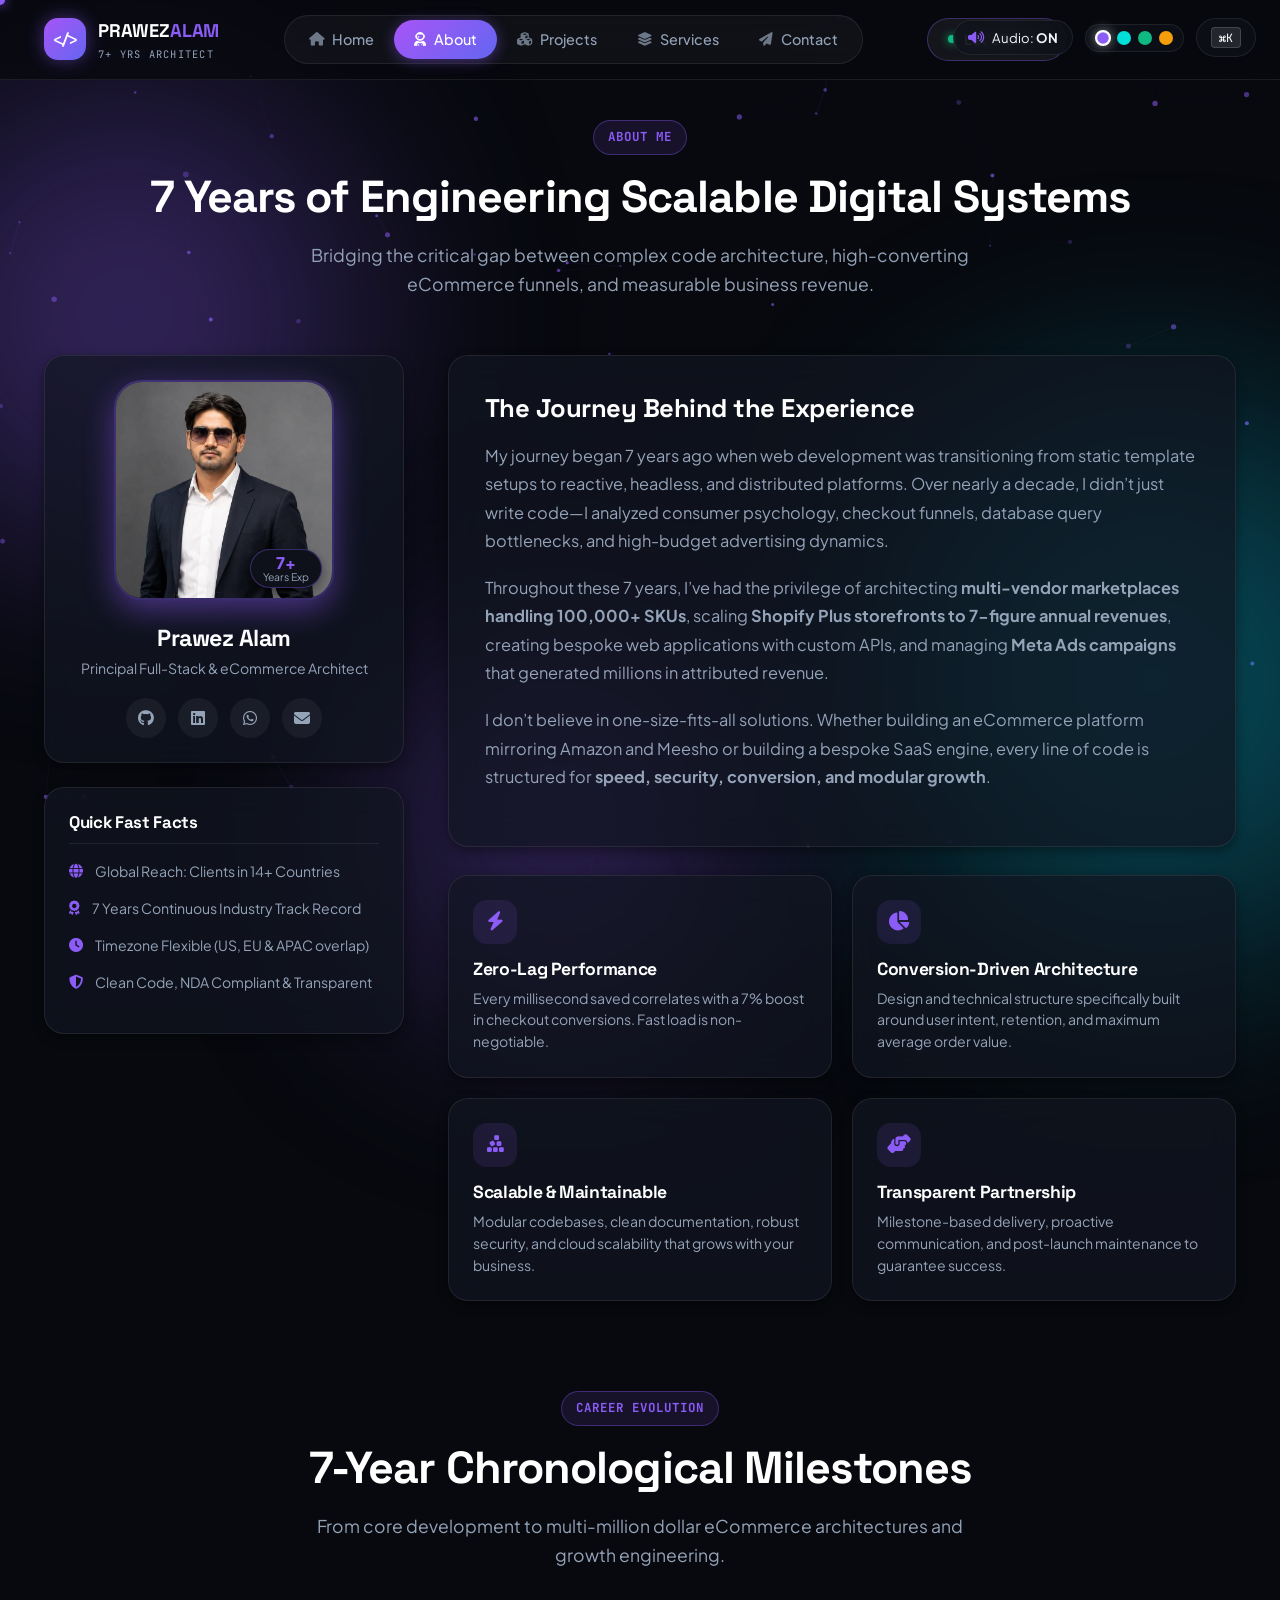
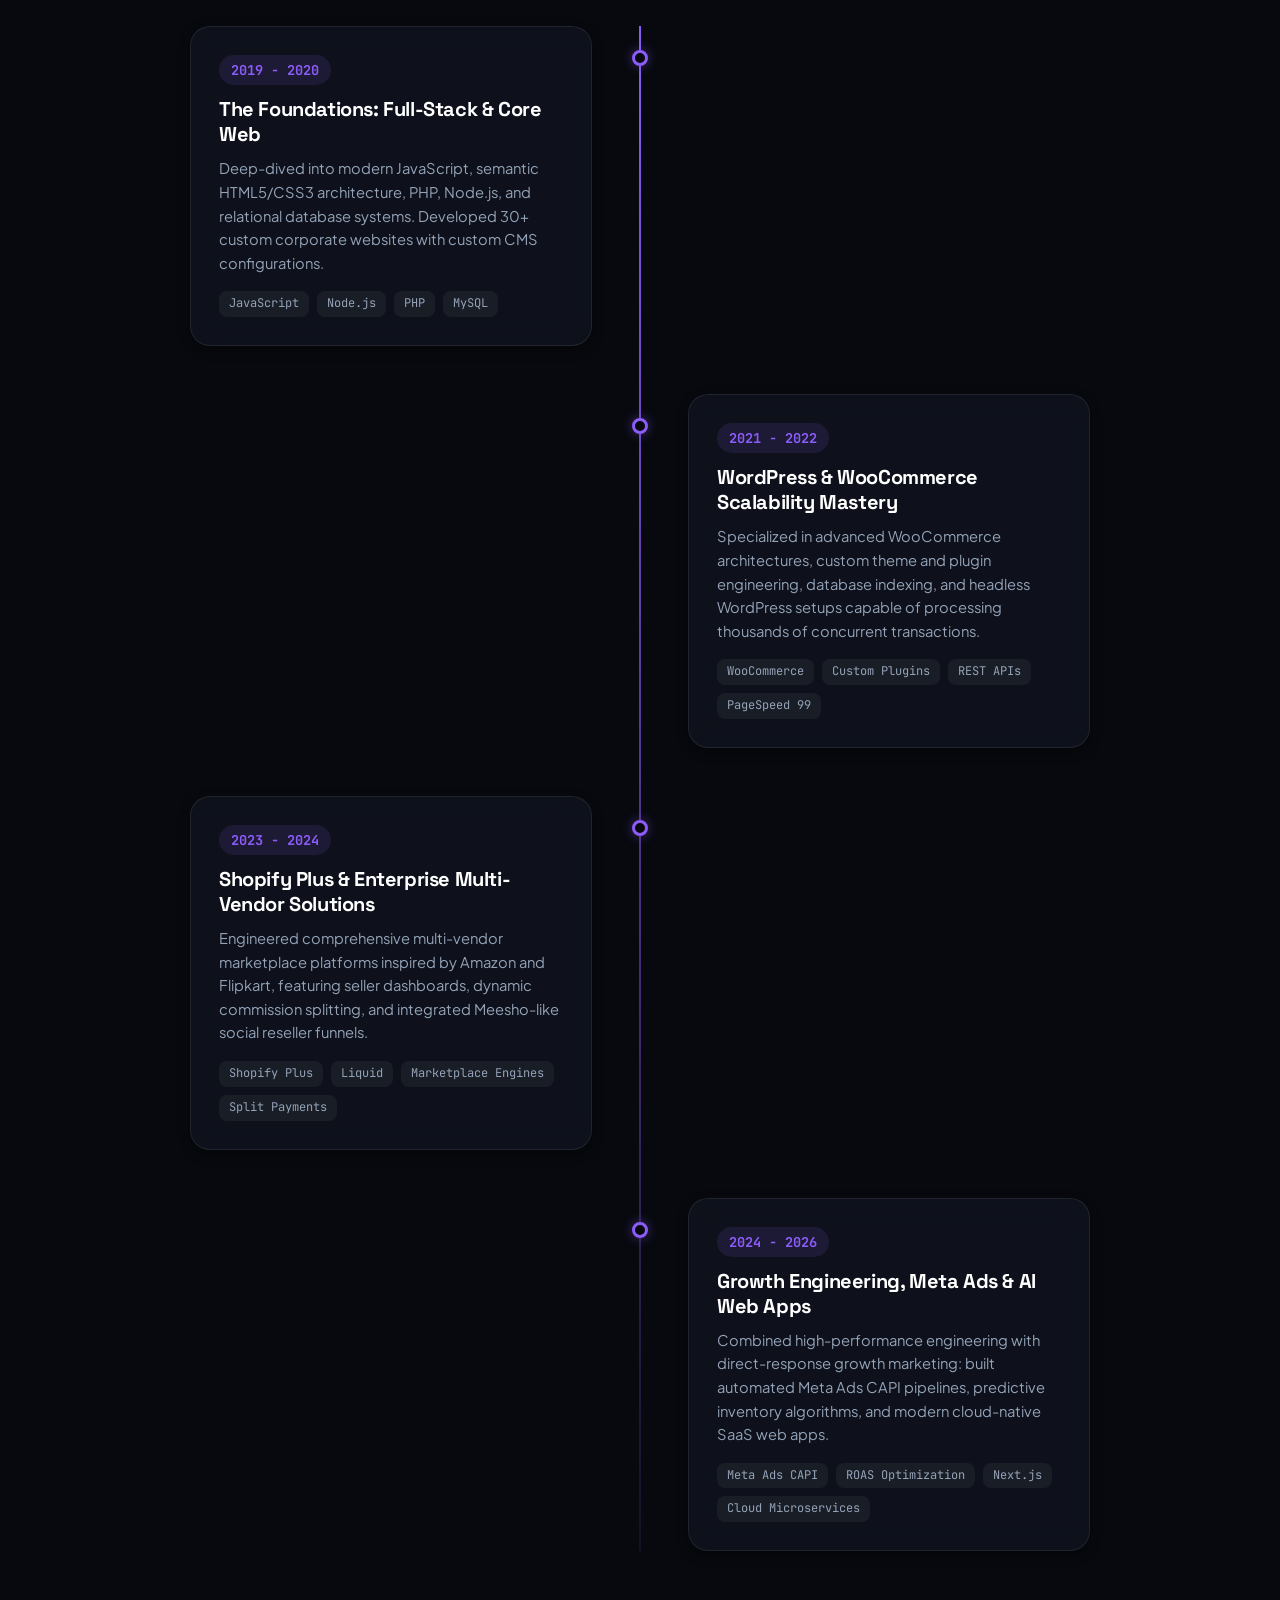
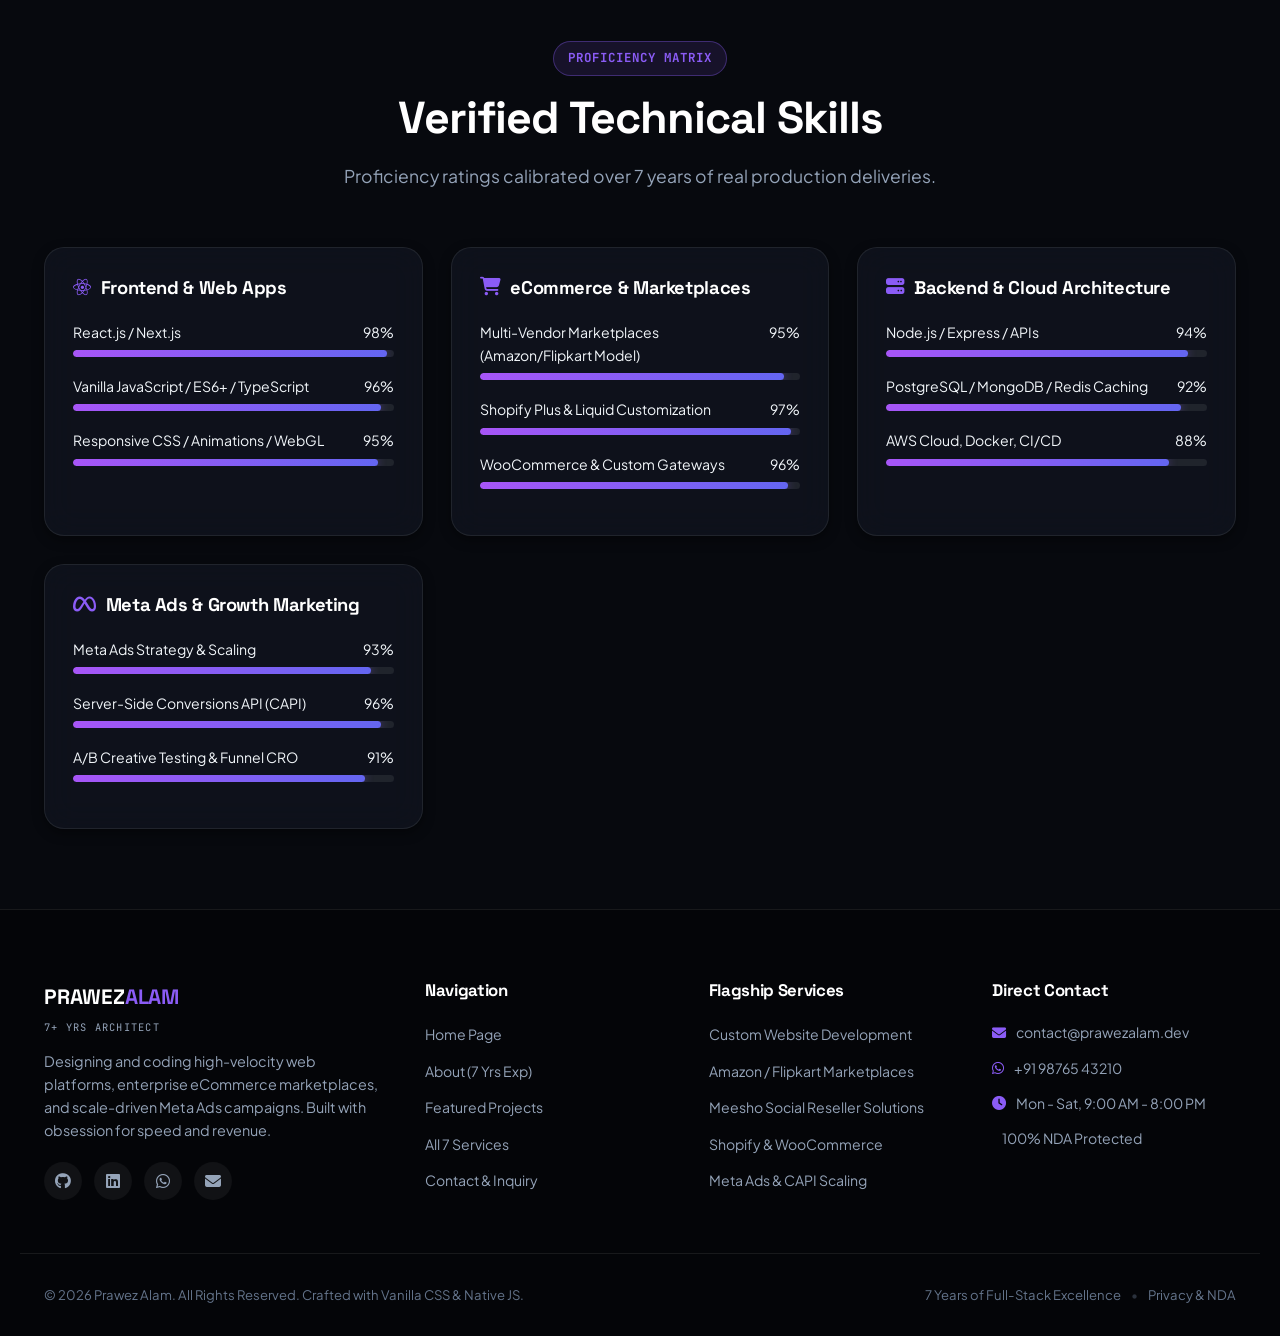
<file: about.html>
<!DOCTYPE html>
<html lang="en">
<head>
  <meta charset="UTF-8">
  <meta http-equiv="refresh" content="0; url=index.html#about">
  <title>About Prawez Alam | 7+ Years Experience</title>
  <script>window.location.replace("index.html#about");</script>
</head>
<body style="background: #07090e; color: #fff; font-family: sans-serif; display: flex; align-items: center; justify-content: center; height: 100vh;">
  <p>Navigating to About Page... <a href="index.html#about" style="color: #8b5cf6;">Click here if not redirected</a></p>
</body>
</html>
</file>
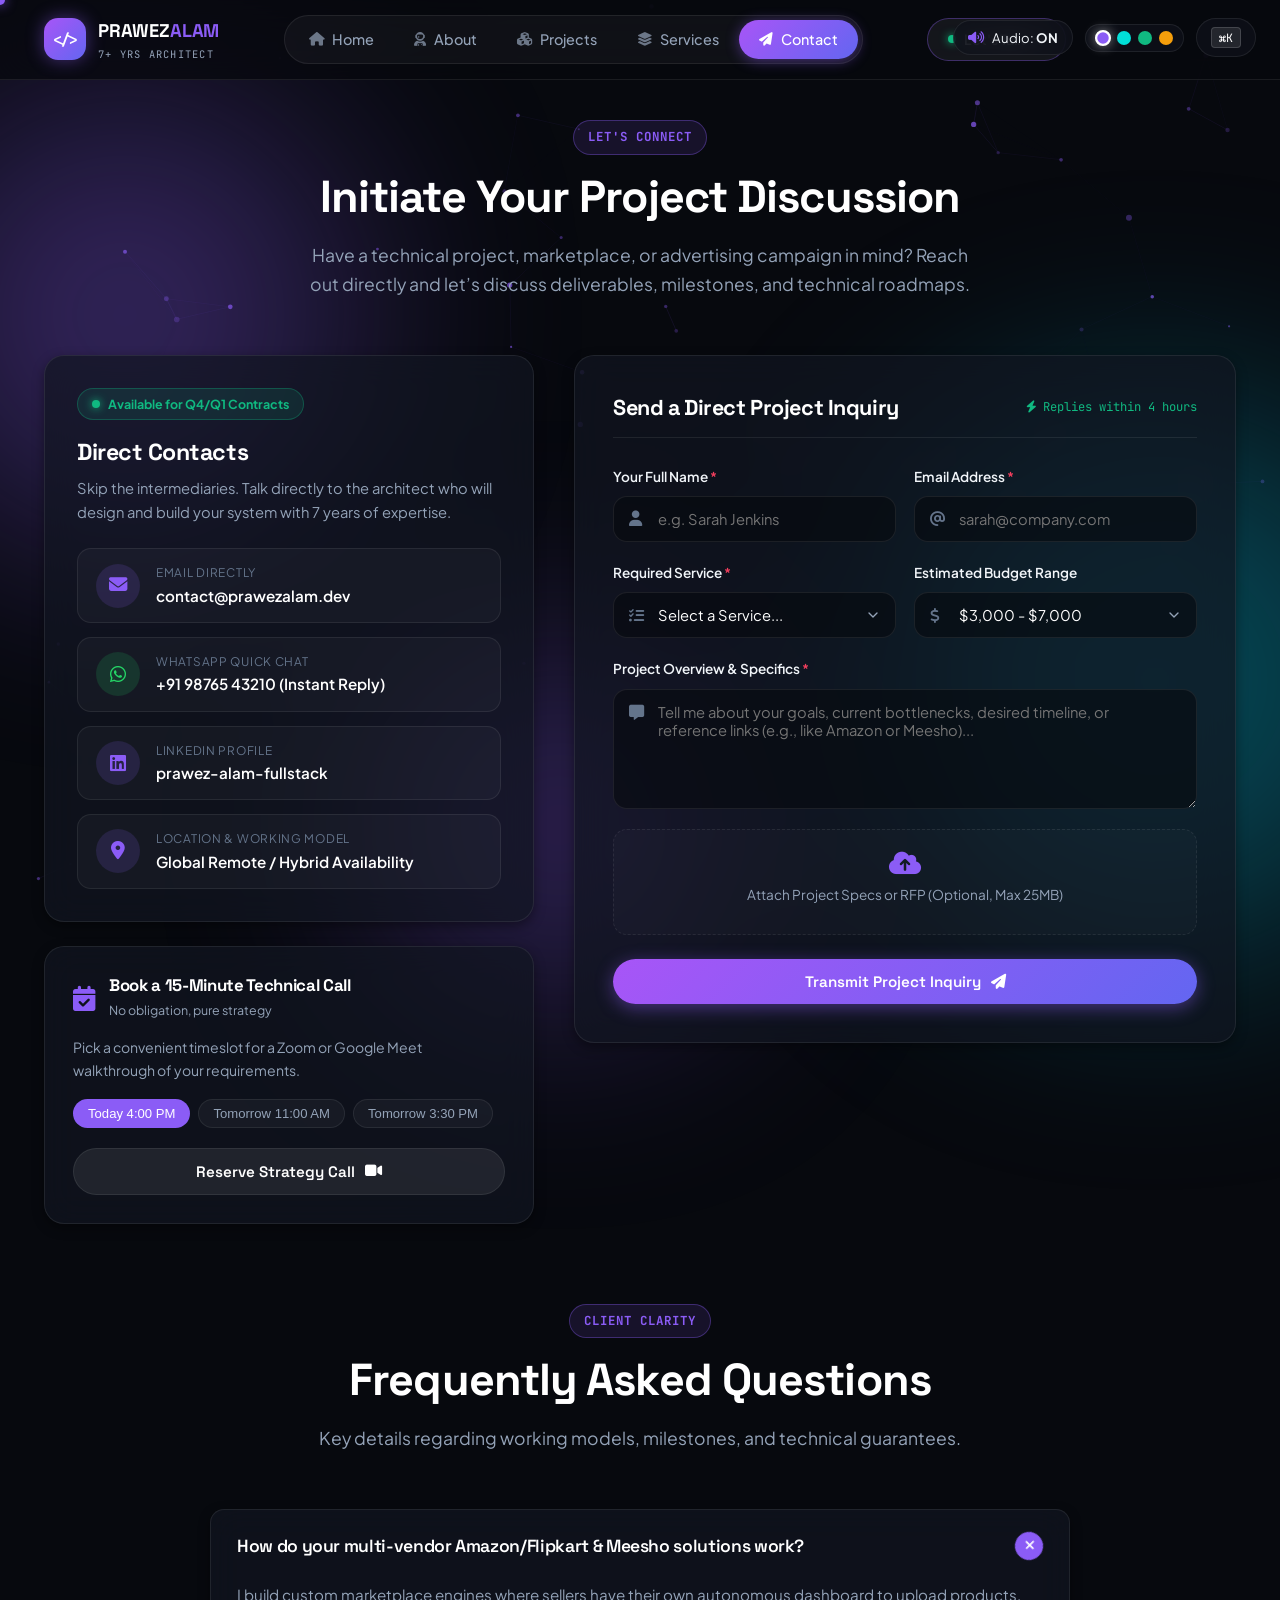
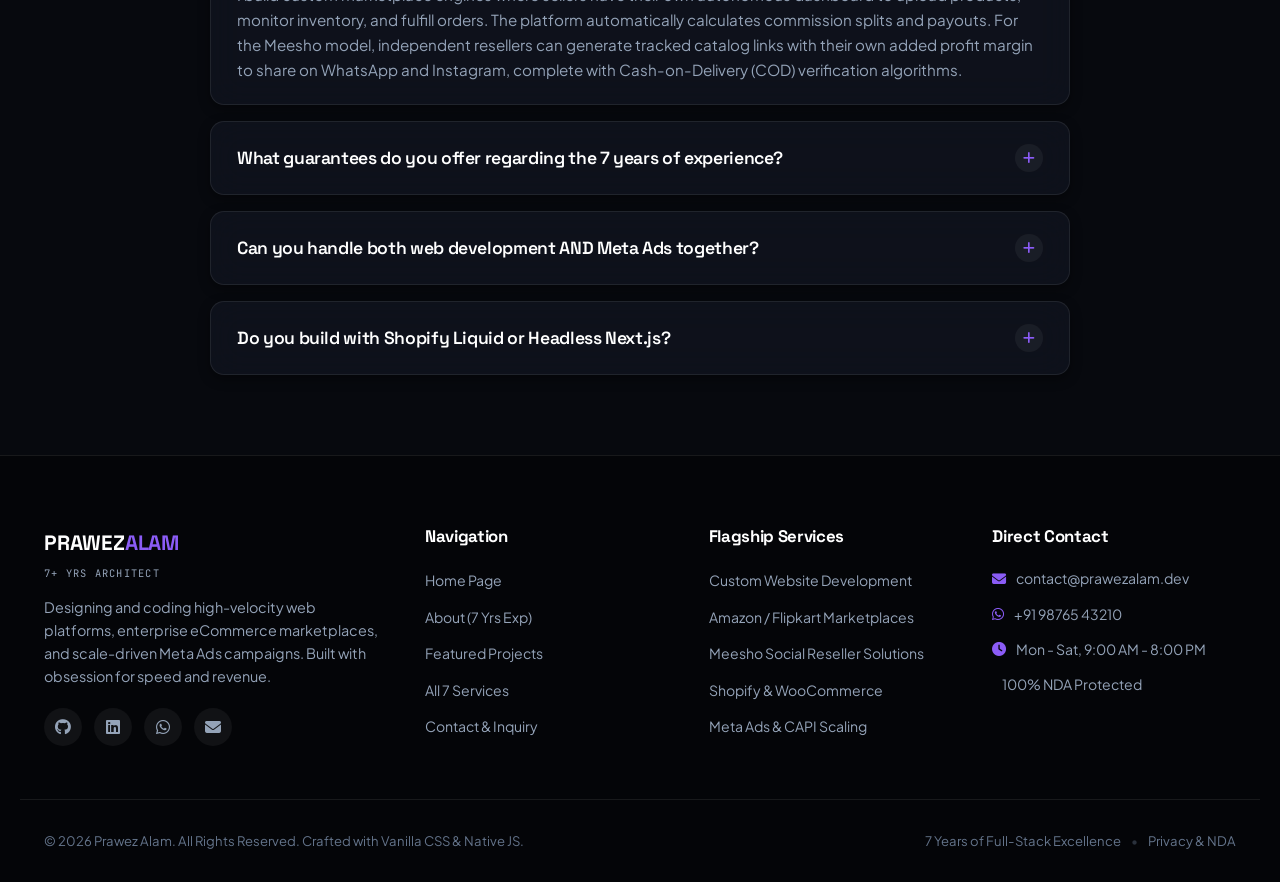
<file: contact.html>
<!DOCTYPE html>
<html lang="en">
<head>
  <meta charset="UTF-8">
  <meta http-equiv="refresh" content="0; url=index.html#contact">
  <title>Contact & Project Discussion | Prawez Alam</title>
  <script>window.location.replace("index.html#contact");</script>
</head>
<body style="background: #07090e; color: #fff; font-family: sans-serif; display: flex; align-items: center; justify-content: center; height: 100vh;">
  <p>Navigating to Contact Page... <a href="index.html#contact" style="color: #8b5cf6;">Click here if not redirected</a></p>
</body>
</html>
</file>
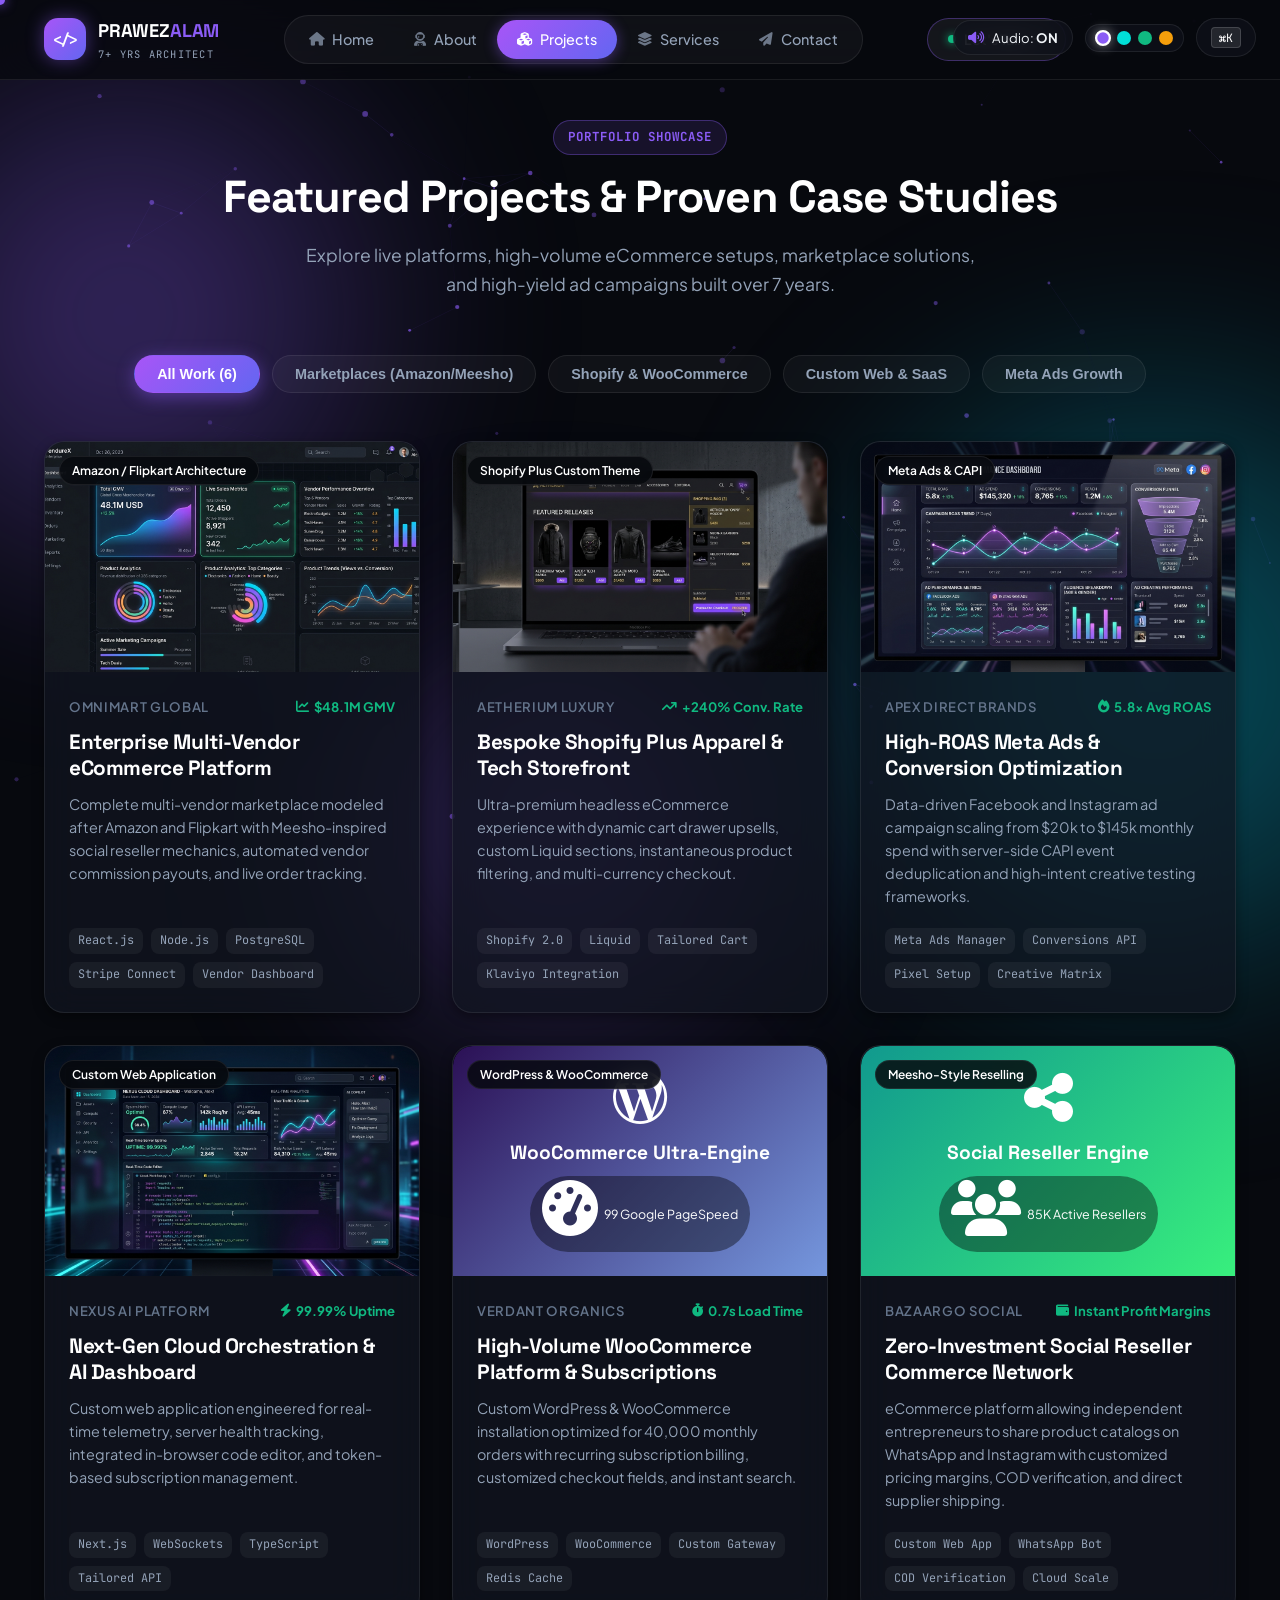
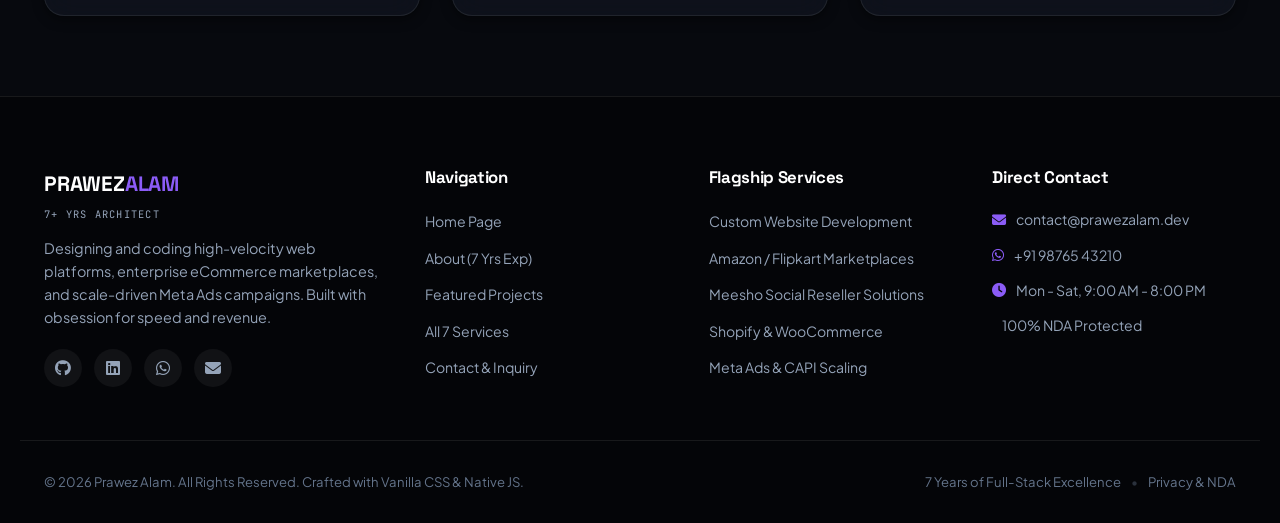
<file: projects.html>
<!DOCTYPE html>
<html lang="en">
<head>
  <meta charset="UTF-8">
  <meta http-equiv="refresh" content="0; url=index.html#projects">
  <title>Projects & Case Studies | Prawez Alam</title>
  <script>window.location.replace("index.html#projects");</script>
</head>
<body style="background: #07090e; color: #fff; font-family: sans-serif; display: flex; align-items: center; justify-content: center; height: 100vh;">
  <p>Navigating to Projects Page... <a href="index.html#projects" style="color: #8b5cf6;">Click here if not redirected</a></p>
</body>
</html>
</file>
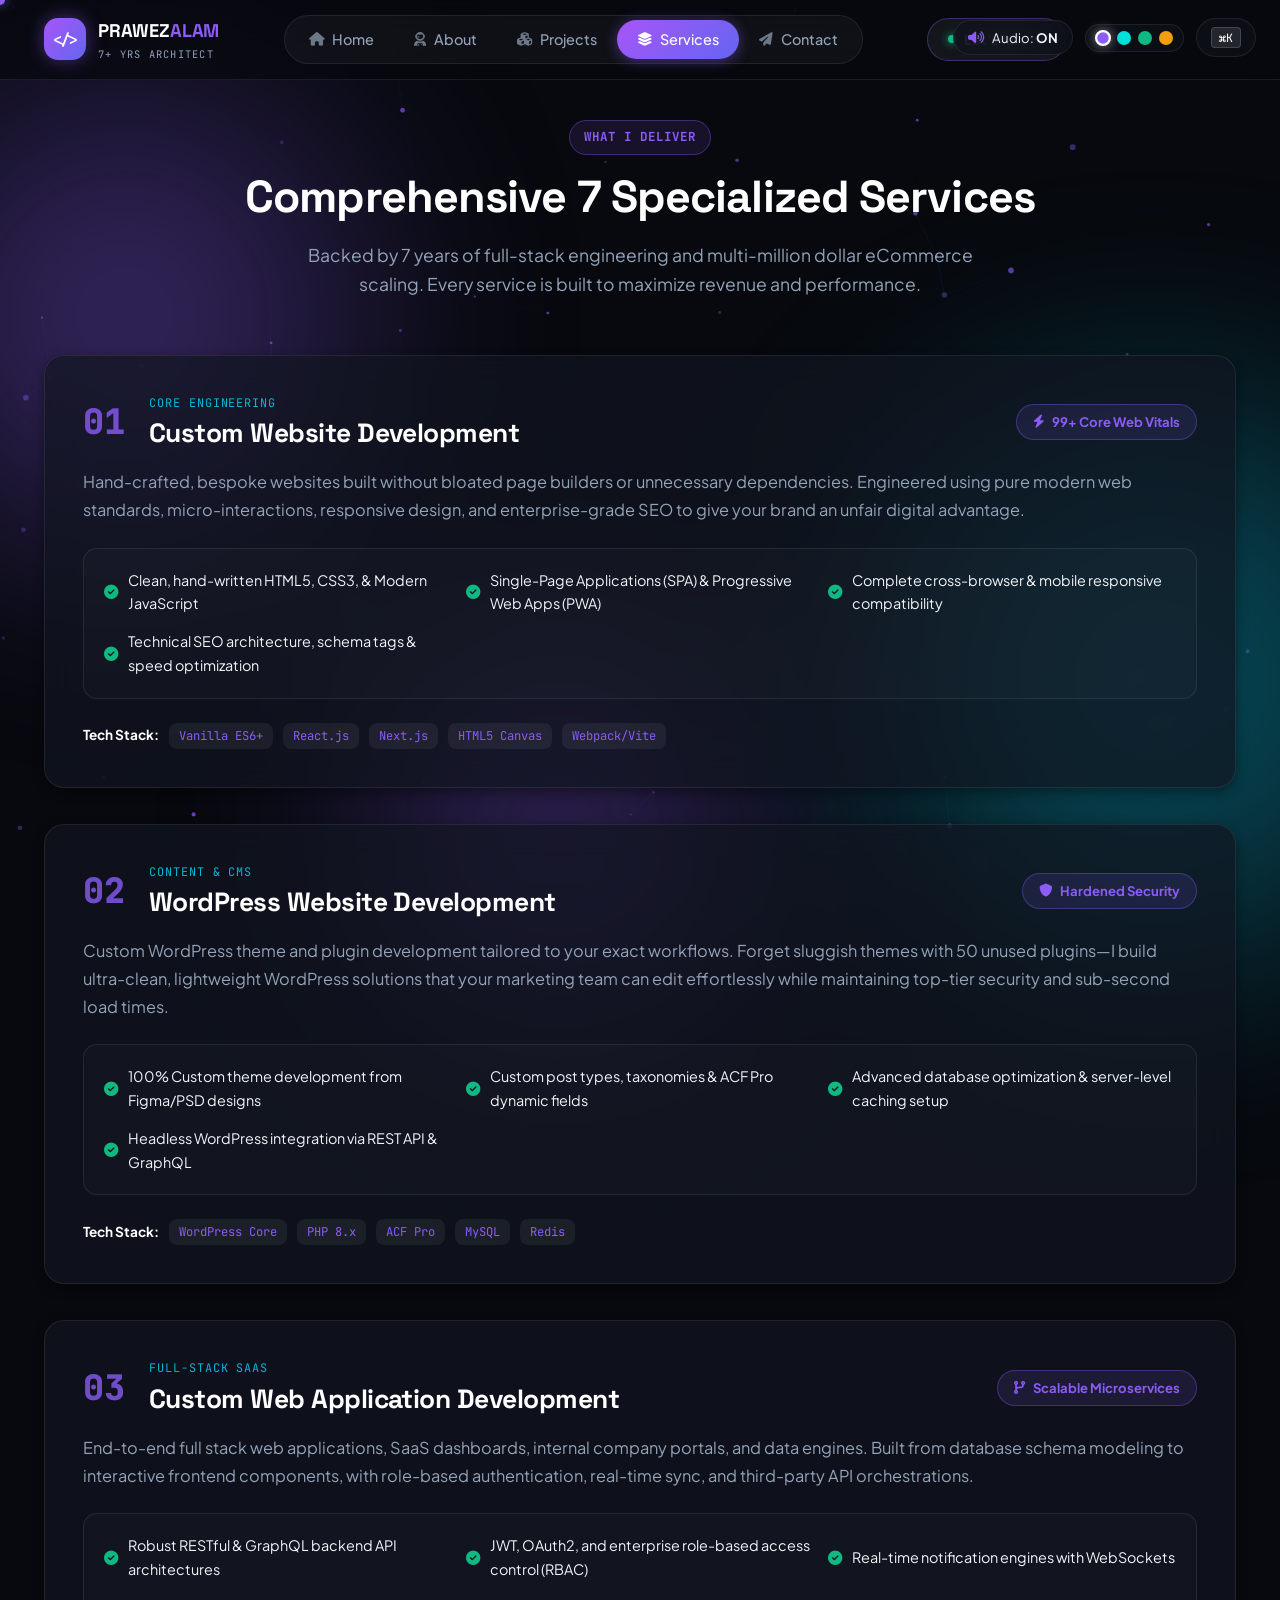
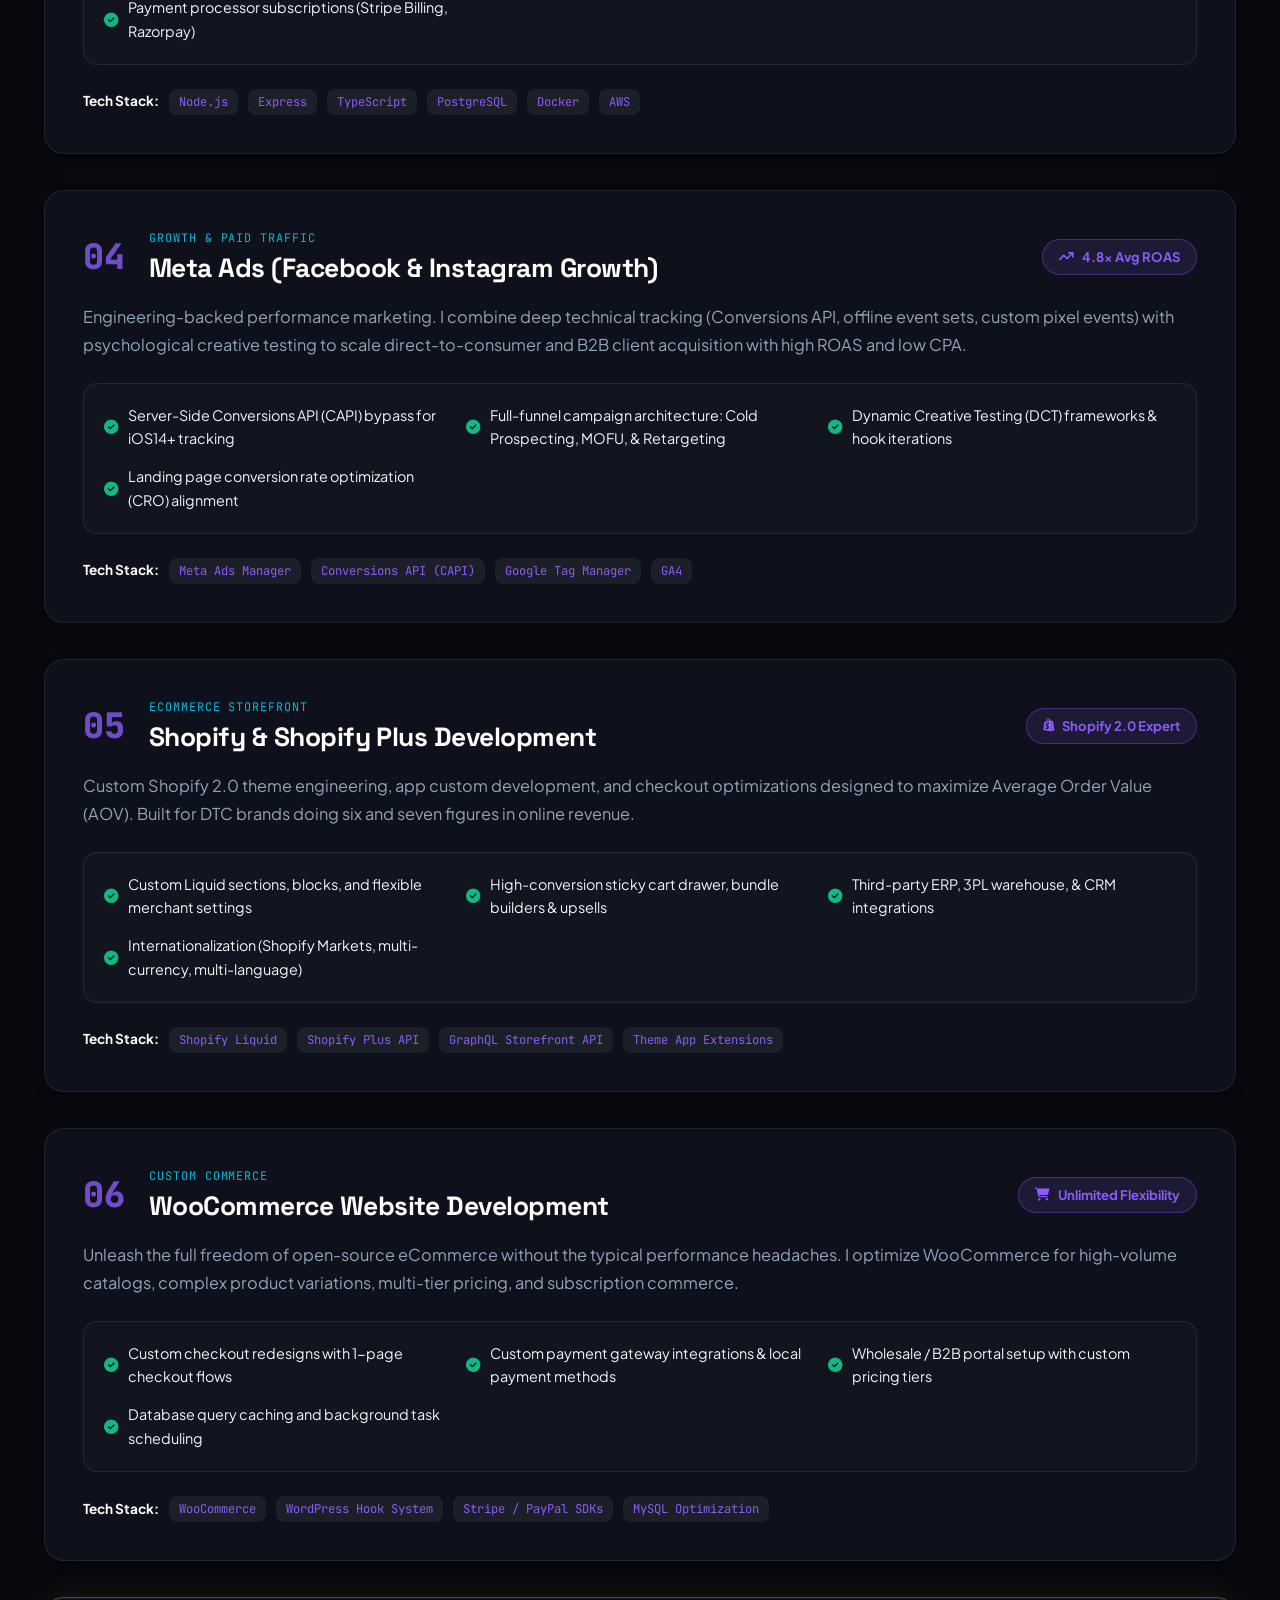
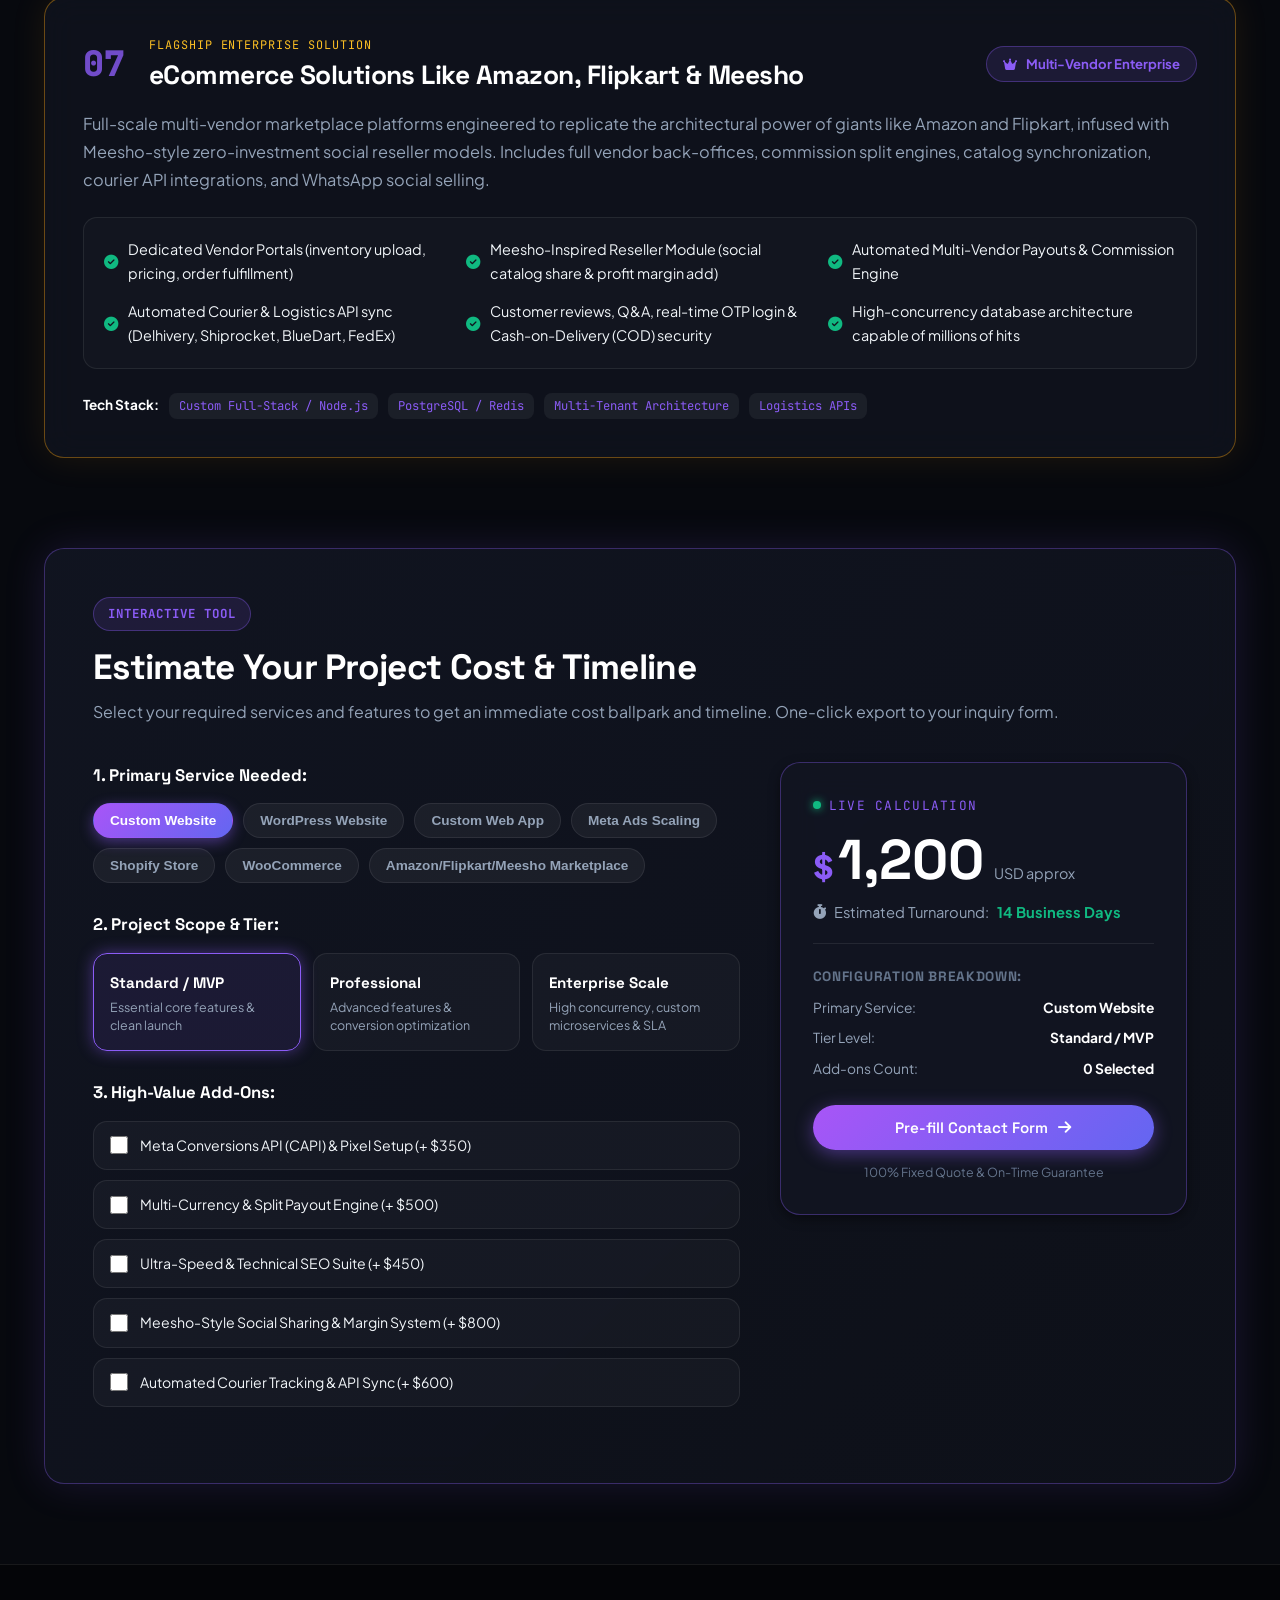
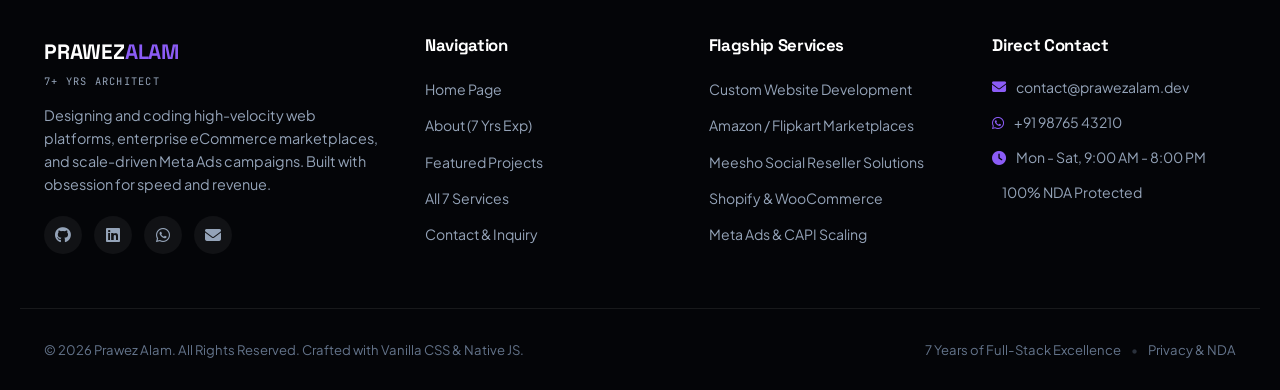
<file: services.html>
<!DOCTYPE html>
<html lang="en">
<head>
  <meta charset="UTF-8">
  <meta http-equiv="refresh" content="0; url=index.html#services">
  <title>All 7 Flagship Services | Prawez Alam</title>
  <script>window.location.replace("index.html#services");</script>
</head>
<body style="background: #07090e; color: #fff; font-family: sans-serif; display: flex; align-items: center; justify-content: center; height: 100vh;">
  <p>Navigating to Services Page... <a href="index.html#services" style="color: #8b5cf6;">Click here if not redirected</a></p>
</body>
</html>
</file>
<file: style.css>
/* ==========================================================================
   PRAWEZ ALAM | LUXURY PORTFOLIO DESIGN SYSTEM & CSS ARCHITECTURE
   Full-Stack Architect & eCommerce Specialist (7+ Years Experience)
   ========================================================================== */

/* --------------------------------------------------
   1. CSS VARIABLES & COLOR PALETTES
   -------------------------------------------------- */
:root {
  /* Default: Cyber Violet Theme */
  --primary-color: #8b5cf6;
  --primary-glow: rgba(139, 92, 246, 0.45);
  --primary-glow-strong: rgba(139, 92, 246, 0.8);
  --primary-gradient: linear-gradient(135deg, #a855f7 0%, #6366f1 100%);
  --accent-color: #06b6d4;
  --accent-glow: rgba(6, 182, 212, 0.4);
  
  /* Neutral Dark Theme Foundations */
  --bg-deep: #07090e;
  --bg-surface: #0e111a;
  --bg-card: rgba(18, 22, 34, 0.7);
  --bg-card-hover: rgba(26, 32, 50, 0.85);
  --bg-glass: rgba(255, 255, 255, 0.035);
  
  /* Borders & Dividers */
  --border-subtle: rgba(255, 255, 255, 0.08);
  --border-glow: rgba(139, 92, 246, 0.35);
  --border-active: rgba(139, 92, 246, 0.8);

  /* Typography Colors */
  --text-main: #f1f5f9;
  --text-muted: #94a3b8;
  --text-dim: #64748b;
  --text-highlight: #ffffff;

  /* Status Colors */
  --status-green: #10b981;
  --status-green-glow: rgba(16, 185, 129, 0.4);
  --status-amber: #f59e0b;
  --status-rose: #f43f5e;

  /* Typography Fonts */
  --font-main: 'Plus Jakarta Sans', -apple-system, BlinkMacSystemFont, sans-serif;
  --font-heading: 'Space Grotesk', sans-serif;
  --font-mono: 'JetBrains Mono', monospace;

  /* Spacing & Layout */
  --container-max: 1240px;
  --header-height: 80px;
  --radius-sm: 8px;
  --radius-md: 14px;
  --radius-lg: 20px;
  --radius-xl: 28px;
  --radius-full: 9999px;

  /* Transitions */
  --transition-fast: 0.2s cubic-bezier(0.16, 1, 0.3, 1);
  --transition-normal: 0.35s cubic-bezier(0.16, 1, 0.3, 1);
  --transition-smooth: 0.6s cubic-bezier(0.16, 1, 0.3, 1);

  /* Elevation Shadows */
  --shadow-sm: 0 4px 12px rgba(0, 0, 0, 0.4);
  --shadow-md: 0 10px 30px rgba(0, 0, 0, 0.6);
  --shadow-lg: 0 20px 50px rgba(0, 0, 0, 0.8);
  --shadow-glow: 0 0 35px var(--primary-glow);
}

/* Theme Variant: Electric Cyan */
[data-theme="cyan"] {
  --primary-color: #00dfd8;
  --primary-glow: rgba(0, 223, 216, 0.45);
  --primary-glow-strong: rgba(0, 223, 216, 0.8);
  --primary-gradient: linear-gradient(135deg, #00dfd8 0%, #007cf0 100%);
  --accent-color: #7928ca;
  --accent-glow: rgba(121, 40, 202, 0.4);
  --border-glow: rgba(0, 223, 216, 0.35);
  --border-active: rgba(0, 223, 216, 0.8);
}

/* Theme Variant: Emerald Matrix */
[data-theme="emerald"] {
  --primary-color: #10b981;
  --primary-glow: rgba(16, 185, 129, 0.45);
  --primary-glow-strong: rgba(16, 185, 129, 0.8);
  --primary-gradient: linear-gradient(135deg, #10b981 0%, #059669 100%);
  --accent-color: #06b6d4;
  --accent-glow: rgba(6, 182, 212, 0.4);
  --border-glow: rgba(16, 185, 129, 0.35);
  --border-active: rgba(16, 185, 129, 0.8);
}

/* Theme Variant: Royal Amber */
[data-theme="amber"] {
  --primary-color: #f59e0b;
  --primary-glow: rgba(245, 158, 11, 0.45);
  --primary-glow-strong: rgba(245, 158, 11, 0.8);
  --primary-gradient: linear-gradient(135deg, #f59e0b 0%, #d97706 100%);
  --accent-color: #ec4899;
  --accent-glow: rgba(236, 72, 153, 0.4);
  --border-glow: rgba(245, 158, 11, 0.35);
  --border-active: rgba(245, 158, 11, 0.8);
}

/* --------------------------------------------------
   2. RESET & BASE ELEMENTS
   -------------------------------------------------- */
*, *::before, *::after {
  box-sizing: border-box;
  margin: 0;
  padding: 0;
}

html {
  font-size: 16px;
  scroll-behavior: smooth;
  -webkit-font-smoothing: antialiased;
  -moz-osx-font-smoothing: grayscale;
}

body {
  font-family: var(--font-main);
  background-color: var(--bg-deep);
  color: var(--text-main);
  line-height: 1.65;
  overflow-x: hidden;
  position: relative;
  min-height: 100vh;
}

/* Ambient Canvas Background */
#ambient-canvas {
  position: fixed;
  top: 0;
  left: 0;
  width: 100vw;
  height: 100vh;
  z-index: -2;
  pointer-events: none;
}

/* Floating Ambient Orbs */
.glow-orb {
  position: fixed;
  border-radius: 50%;
  filter: blur(120px);
  z-index: -1;
  pointer-events: none;
  opacity: 0.35;
  animation: floatOrb 20s infinite alternate ease-in-out;
}
.orb-1 {
  width: 450px;
  height: 450px;
  background: var(--primary-color);
  top: 10%;
  left: -100px;
}
.orb-2 {
  width: 550px;
  height: 550px;
  background: var(--accent-color);
  top: 45%;
  right: -150px;
  animation-duration: 25s;
}
.orb-3 {
  width: 350px;
  height: 350px;
  background: var(--primary-color);
  bottom: -100px;
  left: 30%;
  animation-duration: 18s;
}

@keyframes floatOrb {
  0% { transform: translate(0, 0) scale(1); }
  50% { transform: translate(60px, 40px) scale(1.1); }
  100% { transform: translate(-40px, -50px) scale(0.9); }
}

/* Links & Typography */
a {
  color: inherit;
  text-decoration: none;
  transition: color var(--transition-fast);
}

h1, h2, h3, h4, h5 {
  font-family: var(--font-heading);
  color: var(--text-highlight);
  line-height: 1.25;
  font-weight: 700;
  letter-spacing: -0.02em;
}

p {
  color: var(--text-muted);
}

ul {
  list-style: none;
}

img {
  max-width: 100%;
  display: block;
}

/* Container */
.container {
  max-width: var(--container-max);
  margin: 0 auto;
  padding: 0 24px;
}

/* Custom Scrollbar */
::-webkit-scrollbar {
  width: 8px;
}
::-webkit-scrollbar-track {
  background: var(--bg-deep);
}
::-webkit-scrollbar-thumb {
  background: rgba(255, 255, 255, 0.18);
  border-radius: 4px;
}
::-webkit-scrollbar-thumb:hover {
  background: var(--primary-color);
}

/* Selection Highlight */
::selection {
  background: var(--primary-color);
  color: #ffffff;
}

/* --------------------------------------------------
   3. CUSTOM CURSOR
   -------------------------------------------------- */
.custom-cursor {
  position: fixed;
  top: 0;
  left: 0;
  width: 10px;
  height: 10px;
  background: var(--primary-color);
  border-radius: 50%;
  pointer-events: none;
  z-index: 9999;
  transform: translate(-50%, -50%);
  transition: transform 0.08s ease-out, background-color 0.3s;
  box-shadow: 0 0 12px var(--primary-glow-strong);
}

.cursor-trailer {
  position: fixed;
  top: 0;
  left: 0;
  width: 36px;
  height: 36px;
  border: 1.5px solid var(--primary-color);
  border-radius: 50%;
  pointer-events: none;
  z-index: 9998;
  transform: translate(-50%, -50%);
  transition: transform 0.22s cubic-bezier(0.16, 1, 0.3, 1), width 0.2s, height 0.2s, border-color 0.3s;
  opacity: 0.6;
}

body:hover .custom-cursor { opacity: 1; }
.cursor-hover .cursor-trailer {
  width: 60px;
  height: 60px;
  background: var(--primary-glow);
  border-color: var(--primary-color);
}

@media (pointer: coarse), (max-width: 992px) {
  .custom-cursor, .cursor-trailer {
    display: none !important;
  }
}

/* --------------------------------------------------
   4. GLASSMORPHISM & UTILITY COMPONENTS
   -------------------------------------------------- */
.glass-card {
  background: var(--bg-card);
  backdrop-filter: blur(16px);
  -webkit-backdrop-filter: blur(16px);
  border: 1px solid var(--border-subtle);
  border-radius: var(--radius-lg);
  box-shadow: var(--shadow-sm);
  transition: transform var(--transition-normal), border-color var(--transition-normal), box-shadow var(--transition-normal);
  position: relative;
  overflow: hidden;
}

.glass-card:hover {
  border-color: var(--border-glow);
  box-shadow: var(--shadow-md), 0 0 25px rgba(139, 92, 246, 0.12);
}

/* Gradient Text & Glow */
.gradient-text {
  background: var(--primary-gradient);
  -webkit-background-clip: text;
  -webkit-text-fill-color: transparent;
  display: inline-block;
}

.text-glow {
  filter: drop-shadow(0 0 18px var(--primary-glow));
}

.badge-tag {
  display: inline-flex;
  align-items: center;
  gap: 8px;
  padding: 6px 14px;
  background: rgba(139, 92, 246, 0.12);
  border: 1px solid var(--border-glow);
  border-radius: var(--radius-full);
  color: var(--primary-color);
  font-family: var(--font-mono);
  font-size: 0.78rem;
  font-weight: 700;
  letter-spacing: 0.08em;
  text-transform: uppercase;
  margin-bottom: 14px;
}

.section-header {
  margin-bottom: 56px;
}
.section-header.text-center {
  text-align: center;
}
.section-title {
  font-size: clamp(2rem, 3.5vw, 3.2rem);
  margin-bottom: 16px;
}
.section-desc {
  font-size: 1.1rem;
  max-width: 680px;
  margin: 0 auto;
}

/* Buttons */
.btn {
  display: inline-flex;
  align-items: center;
  justify-content: center;
  gap: 10px;
  padding: 13px 26px;
  font-family: var(--font-heading);
  font-weight: 600;
  font-size: 0.95rem;
  border-radius: var(--radius-full);
  cursor: pointer;
  border: none;
  transition: all var(--transition-normal);
  position: relative;
  overflow: hidden;
  text-decoration: none;
}

.btn-primary {
  background: var(--primary-gradient);
  color: #ffffff;
  box-shadow: 0 4px 18px var(--primary-glow);
}
.btn-primary:hover {
  transform: translateY(-2px);
  box-shadow: 0 8px 25px var(--primary-glow-strong);
}

.btn-secondary {
  background: rgba(255, 255, 255, 0.08);
  color: var(--text-highlight);
  border: 1px solid var(--border-subtle);
}
.btn-secondary:hover {
  background: rgba(255, 255, 255, 0.15);
  border-color: var(--border-glow);
  transform: translateY(-2px);
}

.btn-glass {
  background: rgba(255, 255, 255, 0.05);
  backdrop-filter: blur(10px);
  border: 1px solid var(--border-subtle);
  color: var(--text-main);
}
.btn-glass:hover {
  background: rgba(255, 255, 255, 0.1);
  border-color: var(--border-glow);
  color: #ffffff;
  transform: translateY(-2px);
}

.btn-icon-glass {
  background: rgba(255, 255, 255, 0.05);
  border: 1px solid var(--border-subtle);
  color: var(--text-muted);
  padding: 12px 18px;
}
.btn-icon-glass:hover {
  color: #fff;
  border-color: var(--border-glow);
}

.btn-block {
  width: 100%;
}
.btn-sm {
  padding: 8px 18px;
  font-size: 0.85rem;
}

/* --------------------------------------------------
   5. QUICK CONTROLS BAR (Audio, Theme, Cmd+K)
   -------------------------------------------------- */
.quick-controls {
  position: fixed;
  top: 18px;
  right: 24px;
  display: flex;
  align-items: center;
  gap: 12px;
  z-index: 1000;
}

.control-btn {
  background: rgba(14, 17, 26, 0.8);
  backdrop-filter: blur(12px);
  border: 1px solid var(--border-subtle);
  color: var(--text-main);
  padding: 8px 14px;
  border-radius: var(--radius-full);
  font-size: 0.82rem;
  font-family: var(--font-main);
  display: inline-flex;
  align-items: center;
  gap: 8px;
  cursor: pointer;
  transition: all var(--transition-fast);
}
.control-btn:hover {
  border-color: var(--border-glow);
  background: rgba(26, 32, 50, 0.9);
  color: #fff;
}
.control-btn i {
  color: var(--primary-color);
}

.palette-picker {
  display: flex;
  align-items: center;
  gap: 7px;
  background: rgba(14, 17, 26, 0.8);
  backdrop-filter: blur(12px);
  padding: 6px 10px;
  border-radius: var(--radius-full);
  border: 1px solid var(--border-subtle);
}

.palette-dot {
  width: 14px;
  height: 14px;
  border-radius: 50%;
  cursor: pointer;
  transition: transform var(--transition-fast), box-shadow var(--transition-fast);
  border: 2px solid transparent;
}
.palette-dot.violet { background: #8b5cf6; }
.palette-dot.cyan { background: #00dfd8; }
.palette-dot.emerald { background: #10b981; }
.palette-dot.amber { background: #f59e0b; }

.palette-dot:hover {
  transform: scale(1.2);
}
.palette-dot.active {
  border-color: #fff;
  transform: scale(1.15);
  box-shadow: 0 0 10px rgba(255, 255, 255, 0.5);
}

.cmd-k-btn kbd {
  background: rgba(255, 255, 255, 0.1);
  padding: 2px 7px;
  border-radius: 4px;
  font-family: var(--font-mono);
  font-size: 0.72rem;
  color: var(--text-highlight);
  border: 1px solid rgba(255, 255, 255, 0.15);
}

/* --------------------------------------------------
   6. SITE HEADER & NAVIGATION
   -------------------------------------------------- */
.site-header {
  position: fixed;
  top: 0;
  left: 0;
  width: 100%;
  height: var(--header-height);
  z-index: 900;
  display: flex;
  align-items: center;
  background: rgba(7, 9, 14, 0.75);
  backdrop-filter: blur(20px);
  -webkit-backdrop-filter: blur(20px);
  border-bottom: 1px solid var(--border-subtle);
  transition: background var(--transition-normal), border-color var(--transition-normal);
}

.header-inner {
  display: flex;
  align-items: center;
  justify-content: space-between;
  width: 100%;
}

/* Brand Logo */
.brand-logo {
  display: flex;
  align-items: center;
  gap: 12px;
}
.logo-icon {
  width: 42px;
  height: 42px;
  border-radius: var(--radius-md);
  background: var(--primary-gradient);
  display: flex;
  align-items: center;
  justify-content: center;
  color: #fff;
  font-family: var(--font-mono);
  font-weight: 700;
  font-size: 0.95rem;
  box-shadow: 0 0 18px var(--primary-glow);
}
.logo-text {
  display: flex;
  flex-direction: column;
}
.logo-name {
  font-family: var(--font-heading);
  font-weight: 800;
  font-size: 1.15rem;
  letter-spacing: -0.01em;
  color: var(--text-highlight);
}
.logo-name .highlight {
  color: var(--primary-color);
}
.logo-tag {
  font-family: var(--font-mono);
  font-size: 0.65rem;
  color: var(--text-muted);
  letter-spacing: 0.12em;
}

/* Desktop Nav Menu */
.desktop-nav {
  position: relative;
  background: rgba(255, 255, 255, 0.04);
  border: 1px solid var(--border-subtle);
  border-radius: var(--radius-full);
  padding: 4px;
}

.nav-links {
  display: flex;
  align-items: center;
  position: relative;
  z-index: 2;
}

.nav-link {
  padding: 8px 20px;
  border-radius: var(--radius-full);
  font-size: 0.9rem;
  font-weight: 500;
  color: var(--text-muted);
  display: flex;
  align-items: center;
  gap: 8px;
  transition: color var(--transition-fast);
}
.nav-link i {
  font-size: 0.85rem;
  opacity: 0.7;
}

.nav-link:hover {
  color: var(--text-highlight);
}
.nav-link.active {
  color: #ffffff;
  background: var(--primary-gradient);
  box-shadow: 0 2px 14px var(--primary-glow);
}
.nav-link.active i {
  opacity: 1;
}

/* CTA Pill in Header */
.header-actions {
  display: flex;
  align-items: center;
  gap: 16px;
  margin-right: 170px; /* offset for quick controls */
}

.cta-pill-btn {
  display: inline-flex;
  align-items: center;
  gap: 8px;
  padding: 9px 20px;
  background: rgba(255, 255, 255, 0.06);
  border: 1px solid var(--border-glow);
  border-radius: var(--radius-full);
  font-size: 0.88rem;
  font-weight: 600;
  color: #fff;
  transition: all var(--transition-fast);
}
.cta-pill-btn:hover {
  background: var(--primary-color);
  box-shadow: 0 0 16px var(--primary-glow);
  transform: translateY(-1px);
}
.pulse-dot {
  width: 8px;
  height: 8px;
  background: var(--status-green);
  border-radius: 50%;
  box-shadow: 0 0 8px var(--status-green);
  animation: pulseLight 1.8s infinite;
}

@keyframes pulseLight {
  0% { transform: scale(0.95); opacity: 0.8; }
  50% { transform: scale(1.3); opacity: 1; }
  100% { transform: scale(0.95); opacity: 0.8; }
}

/* Mobile Toggle */
.mobile-toggle {
  display: none;
  flex-direction: column;
  justify-content: space-between;
  width: 28px;
  height: 20px;
  background: transparent;
  border: none;
  cursor: pointer;
  padding: 0;
}
.mobile-toggle span {
  width: 100%;
  height: 2px;
  background-color: var(--text-highlight);
  border-radius: 2px;
  transition: all var(--transition-fast);
}

/* Mobile Drawer */
.mobile-drawer {
  position: fixed;
  top: 0;
  right: -100%;
  width: 82%;
  max-width: 360px;
  height: 100vh;
  background: var(--bg-surface);
  border-left: 1px solid var(--border-subtle);
  z-index: 1100;
  padding: 30px 24px;
  display: flex;
  flex-direction: column;
  justify-content: space-between;
  transition: right var(--transition-normal);
  box-shadow: -10px 0 40px rgba(0, 0, 0, 0.7);
}
.mobile-drawer.open {
  right: 0;
}

.drawer-header {
  display: flex;
  align-items: center;
  justify-content: space-between;
  padding-bottom: 20px;
  border-bottom: 1px solid var(--border-subtle);
}
.drawer-title {
  font-family: var(--font-heading);
  font-weight: 700;
  font-size: 1.1rem;
}
.drawer-close {
  background: transparent;
  border: none;
  color: var(--text-muted);
  font-size: 2rem;
  cursor: pointer;
  line-height: 1;
}

.drawer-links {
  display: flex;
  flex-direction: column;
  gap: 16px;
  margin-top: 30px;
}
.drawer-link {
  font-size: 1.1rem;
  font-weight: 600;
  color: var(--text-muted);
  display: flex;
  align-items: center;
  gap: 14px;
  padding: 12px 16px;
  border-radius: var(--radius-md);
  transition: all var(--transition-fast);
}
.drawer-link.active, .drawer-link:hover {
  color: #fff;
  background: rgba(139, 92, 246, 0.15);
  border-left: 3px solid var(--primary-color);
}

.drawer-footer {
  border-top: 1px solid var(--border-subtle);
  padding-top: 20px;
}
.drawer-status {
  font-size: 0.85rem;
  color: var(--text-muted);
  display: flex;
  align-items: center;
  gap: 8px;
  margin-bottom: 14px;
}
.status-indicator {
  width: 8px;
  height: 8px;
  background: var(--status-green);
  border-radius: 50%;
}
.drawer-socials {
  display: flex;
  gap: 14px;
}
.drawer-socials a {
  width: 38px;
  height: 38px;
  border-radius: 50%;
  background: rgba(255, 255, 255, 0.05);
  display: flex;
  align-items: center;
  justify-content: center;
  color: var(--text-muted);
  transition: all var(--transition-fast);
}
.drawer-socials a:hover {
  background: var(--primary-color);
  color: #fff;
}

/* --------------------------------------------------
   7. MAIN VIEWPORT & SPA PAGE SWITCHING
   -------------------------------------------------- */
#app-viewport {
  margin-top: var(--header-height);
  min-height: calc(100vh - var(--header-height));
  position: relative;
}

/* Page View Base */
.page-view {
  display: none;
  opacity: 0;
  transform: translateY(24px) scale(0.99);
  transition: opacity 0.45s cubic-bezier(0.16, 1, 0.3, 1), transform 0.45s cubic-bezier(0.16, 1, 0.3, 1);
  padding: 40px 0 80px 0;
}

.page-view.active {
  display: block;
  opacity: 1;
  transform: translateY(0) scale(1);
}

.section-container {
  padding: 80px 0;
}

/* --------------------------------------------------
   8. PAGE 1: HOME PAGE STYLES
   -------------------------------------------------- */
.hero-section {
  padding: 60px 0 50px 0;
}

.hero-grid {
  display: grid;
  grid-template-columns: 1.15fr 0.85fr;
  gap: 48px;
  align-items: center;
}

.experience-pill {
  display: inline-flex;
  align-items: center;
  gap: 10px;
  background: rgba(255, 255, 255, 0.05);
  border: 1px solid var(--border-glow);
  padding: 8px 18px;
  border-radius: var(--radius-full);
  margin-bottom: 24px;
  box-shadow: 0 4px 20px rgba(0, 0, 0, 0.3);
}
.exp-text {
  font-size: 0.88rem;
  color: var(--text-main);
}
.exp-text strong {
  color: var(--primary-color);
}
.availability-pill {
  font-size: 0.76rem;
  padding: 3px 10px;
  background: rgba(16, 185, 129, 0.15);
  color: var(--status-green);
  border-radius: var(--radius-full);
  display: inline-flex;
  align-items: center;
  gap: 6px;
  font-weight: 600;
}
.live-dot {
  width: 6px;
  height: 6px;
  background: var(--status-green);
  border-radius: 50%;
  box-shadow: 0 0 6px var(--status-green);
}

.hero-title {
  font-size: clamp(2.4rem, 4.4vw, 3.8rem);
  font-weight: 800;
  line-height: 1.15;
  margin-bottom: 22px;
}

.typewriter-text {
  color: var(--primary-color);
  border-right: 2px solid var(--primary-color);
  padding-right: 4px;
  animation: blinkCursor 0.75s step-end infinite;
}

@keyframes blinkCursor {
  from, to { border-color: transparent; }
  50% { border-color: var(--primary-color); }
}

.hero-subtitle {
  font-size: 1.15rem;
  line-height: 1.7;
  color: var(--text-muted);
  margin-bottom: 36px;
  max-width: 600px;
}
.hero-subtitle strong {
  color: var(--text-highlight);
}

.hero-cta-group {
  display: flex;
  flex-wrap: wrap;
  align-items: center;
  gap: 16px;
  margin-bottom: 48px;
}

/* Stats Counter Bar */
.hero-stats-bar {
  display: flex;
  align-items: center;
  background: rgba(18, 22, 34, 0.6);
  backdrop-filter: blur(12px);
  border: 1px solid var(--border-subtle);
  border-radius: var(--radius-lg);
  padding: 20px 28px;
  gap: 24px;
}

.stat-card {
  flex: 1;
}
.stat-number {
  font-family: var(--font-heading);
  font-size: 2rem;
  font-weight: 800;
  color: var(--text-highlight);
  line-height: 1;
  margin-bottom: 4px;
}
.accent-plus {
  color: var(--primary-color);
}
.stat-label {
  font-size: 0.8rem;
  color: var(--text-muted);
  font-weight: 500;
}
.stat-divider {
  width: 1px;
  height: 40px;
  background: var(--border-subtle);
}

/* Hero Terminal 3D Card */
.visual-card-wrap {
  perspective: 1000px;
  position: relative;
}

.glass-terminal {
  background: rgba(14, 18, 28, 0.85);
  backdrop-filter: blur(20px);
  border: 1px solid var(--border-subtle);
  border-radius: var(--radius-xl);
  padding: 24px;
  box-shadow: var(--shadow-lg), 0 0 30px rgba(139, 92, 246, 0.15);
  position: relative;
  transition: transform 0.2s ease-out;
}

.terminal-header {
  display: flex;
  align-items: center;
  justify-content: space-between;
  padding-bottom: 16px;
  border-bottom: 1px solid var(--border-subtle);
  margin-bottom: 20px;
}
.terminal-dots {
  display: flex;
  gap: 7px;
}
.dot {
  width: 11px;
  height: 11px;
  border-radius: 50%;
}
.dot.red { background: #ef4444; }
.dot.yellow { background: #f59e0b; }
.dot.green { background: #10b981; }

.terminal-title {
  font-family: var(--font-mono);
  font-size: 0.78rem;
  color: var(--text-dim);
}
.terminal-badge {
  font-size: 0.72rem;
  color: var(--status-green);
  font-family: var(--font-mono);
  display: flex;
  align-items: center;
  gap: 5px;
}

.terminal-body {
  font-family: var(--font-mono);
  font-size: 0.85rem;
  line-height: 1.6;
}
.code-line {
  margin-bottom: 4px;
}
.indent-1 { padding-left: 20px; }
.indent-2 { padding-left: 40px; }
.line-highlight {
  margin-top: 14px;
  padding: 8px 12px;
  background: rgba(139, 92, 246, 0.12);
  border-left: 3px solid var(--primary-color);
  border-radius: var(--radius-sm);
}

.c-keyword { color: #f43f5e; }
.c-var { color: #38bdf8; }
.c-prop { color: #a78bfa; }
.c-str { color: #34d399; }
.c-num { color: #fbbf24; }
.c-fn { color: #f472b6; }
.c-method { color: #38bdf8; }

/* Floating Hologram Pills */
.floating-holo {
  position: absolute;
  display: flex;
  align-items: center;
  gap: 12px;
  background: rgba(18, 22, 34, 0.9);
  backdrop-filter: blur(16px);
  border: 1px solid var(--border-glow);
  padding: 10px 16px;
  border-radius: var(--radius-full);
  box-shadow: 0 10px 30px rgba(0, 0, 0, 0.5);
  animation: floatHolo 6s infinite ease-in-out alternate;
}
.holo-icon {
  width: 32px;
  height: 32px;
  border-radius: 50%;
  background: rgba(139, 92, 246, 0.2);
  display: flex;
  align-items: center;
  justify-content: center;
  color: var(--primary-color);
  font-size: 0.95rem;
}
.holo-info {
  display: flex;
  flex-direction: column;
}
.holo-title {
  font-size: 0.82rem;
  font-weight: 700;
  color: var(--text-highlight);
}
.holo-sub {
  font-size: 0.72rem;
  color: var(--text-muted);
}

.holo-1 {
  top: -20px;
  right: -20px;
  animation-delay: 0s;
}
.holo-2 {
  bottom: 60px;
  left: -25px;
  animation-delay: 2s;
}
.holo-3 {
  bottom: -20px;
  right: 20px;
  animation-delay: 4s;
}

@keyframes floatHolo {
  0% { transform: translateY(0); }
  100% { transform: translateY(-12px); }
}

/* Tech Marquee */
.tech-marquee-wrapper {
  margin: 50px 0 30px 0;
  overflow: hidden;
  position: relative;
  border-top: 1px solid var(--border-subtle);
  border-bottom: 1px solid var(--border-subtle);
  padding: 18px 0;
  background: rgba(0, 0, 0, 0.2);
}
.tech-marquee-wrapper::before,
.tech-marquee-wrapper::after {
  content: "";
  position: absolute;
  top: 0;
  width: 120px;
  height: 100%;
  z-index: 2;
  pointer-events: none;
}
.tech-marquee-wrapper::before {
  left: 0;
  background: linear-gradient(90deg, var(--bg-deep), transparent);
}
.tech-marquee-wrapper::after {
  right: 0;
  background: linear-gradient(-90deg, var(--bg-deep), transparent);
}

.marquee-track {
  display: flex;
  align-items: center;
  gap: 36px;
  width: max-content;
  animation: scrollMarquee 30s linear infinite;
}
.marquee-track:hover {
  animation-play-state: paused;
}

.marquee-item {
  display: flex;
  align-items: center;
  gap: 10px;
  font-family: var(--font-heading);
  font-weight: 600;
  font-size: 0.95rem;
  color: var(--text-muted);
  white-space: nowrap;
  transition: color var(--transition-fast);
}
.marquee-item i {
  color: var(--primary-color);
  font-size: 1.1rem;
}
.marquee-item:hover {
  color: #fff;
}

@keyframes scrollMarquee {
  0% { transform: translateX(0); }
  100% { transform: translateX(-50%); }
}

/* Featured Services Grid (Home) */
.featured-services-grid {
  display: grid;
  grid-template-columns: repeat(auto-fit, minmax(270px, 1fr));
  gap: 28px;
  margin-bottom: 48px;
}

.service-card {
  padding: 36px 28px;
  display: flex;
  flex-direction: column;
}
.service-icon {
  width: 58px;
  height: 58px;
  border-radius: var(--radius-md);
  background: rgba(139, 92, 246, 0.12);
  border: 1px solid var(--border-glow);
  display: flex;
  align-items: center;
  justify-content: center;
  color: var(--primary-color);
  font-size: 1.45rem;
  margin-bottom: 22px;
  transition: transform var(--transition-fast);
}
.service-card:hover .service-icon {
  transform: scale(1.1) rotate(4deg);
  background: var(--primary-gradient);
  color: #fff;
}
.service-badge {
  align-self: flex-start;
  font-size: 0.72rem;
  font-family: var(--font-mono);
  padding: 3px 10px;
  border-radius: var(--radius-full);
  background: rgba(255, 255, 255, 0.05);
  color: var(--accent-color);
  margin-bottom: 12px;
}
.service-title {
  font-size: 1.35rem;
  margin-bottom: 14px;
}
.service-text {
  font-size: 0.92rem;
  line-height: 1.6;
  margin-bottom: 20px;
}
.service-highlights {
  margin-bottom: 24px;
}
.service-highlights li {
  font-size: 0.85rem;
  color: var(--text-muted);
  display: flex;
  align-items: center;
  gap: 10px;
  margin-bottom: 8px;
}
.service-highlights li i {
  color: var(--status-green);
  font-size: 0.75rem;
}
.card-link {
  margin-top: auto;
  font-size: 0.88rem;
  font-weight: 600;
  color: var(--primary-color);
  display: inline-flex;
  align-items: center;
  gap: 8px;
}
.card-link:hover {
  gap: 12px;
}

.view-all-center {
  text-align: center;
  margin-top: 10px;
}

/* Testimonials Section */
.testimonials-grid {
  display: grid;
  grid-template-columns: repeat(auto-fit, minmax(320px, 1fr));
  gap: 28px;
}
.testimonial-card {
  padding: 32px 28px;
  display: flex;
  flex-direction: column;
}
.stars {
  color: #fbbf24;
  font-size: 0.88rem;
  display: flex;
  gap: 4px;
  margin-bottom: 18px;
}
.quote {
  font-size: 0.98rem;
  line-height: 1.65;
  color: var(--text-main);
  margin-bottom: 24px;
  font-style: italic;
}
.client-meta {
  margin-top: auto;
  display: flex;
  align-items: center;
  gap: 14px;
}
.client-avatar {
  width: 44px;
  height: 44px;
  border-radius: 50%;
  background: var(--primary-gradient);
  color: #fff;
  display: flex;
  align-items: center;
  justify-content: center;
  font-weight: 700;
  font-family: var(--font-heading);
}
.client-info h4 {
  font-size: 1rem;
  margin-bottom: 2px;
}
.client-info span {
  font-size: 0.8rem;
  color: var(--text-dim);
}

/* CTA Banner (Home) */
.cta-banner-wrapper {
  margin: 80px auto 30px auto;
}
.cta-banner {
  padding: 48px;
  background: linear-gradient(135deg, rgba(26, 32, 50, 0.9) 0%, rgba(14, 17, 26, 0.9) 100%);
  border: 1px solid var(--border-glow);
  display: flex;
  align-items: center;
  justify-content: space-between;
  gap: 40px;
}
.cta-banner-content h2 {
  font-size: 2.2rem;
  margin-bottom: 12px;
}
.cta-banner-content p {
  font-size: 1.05rem;
  max-width: 600px;
}

/* --------------------------------------------------
   9. PAGE 2: ABOUT PAGE STYLES (7 YEARS EXP)
   -------------------------------------------------- */
.about-bio-grid {
  display: grid;
  grid-template-columns: 360px 1fr;
  gap: 44px;
  margin-bottom: 80px;
}

.avatar-card {
  padding: 24px;
  text-align: center;
  margin-bottom: 24px;
}
.avatar-wrapper {
  position: relative;
  width: 220px;
  height: 220px;
  margin: 0 auto 24px auto;
  border-radius: var(--radius-xl);
  overflow: hidden;
  border: 2px solid var(--border-glow);
  box-shadow: 0 10px 30px var(--primary-glow);
}
.profile-img {
  width: 100%;
  height: 100%;
  object-fit: cover;
}
.avatar-badge {
  position: absolute;
  bottom: 10px;
  right: 10px;
  background: var(--bg-surface);
  border: 1px solid var(--border-glow);
  padding: 4px 12px;
  border-radius: var(--radius-full);
  display: flex;
  flex-direction: column;
  line-height: 1.1;
  box-shadow: var(--shadow-sm);
}
.badge-year {
  font-weight: 800;
  font-size: 1rem;
  color: var(--primary-color);
}
.badge-label {
  font-size: 0.65rem;
  color: var(--text-muted);
}

.avatar-details h3 {
  font-size: 1.45rem;
  margin-bottom: 4px;
}
.role-title {
  font-size: 0.88rem;
  color: var(--text-muted);
  margin-bottom: 18px;
}
.social-links-row {
  display: flex;
  justify-content: center;
  gap: 12px;
}
.social-icon {
  width: 40px;
  height: 40px;
  border-radius: 50%;
  background: rgba(255, 255, 255, 0.05);
  display: flex;
  align-items: center;
  justify-content: center;
  color: var(--text-muted);
  transition: all var(--transition-fast);
}
.social-icon:hover {
  background: var(--primary-color);
  color: #fff;
  transform: translateY(-2px);
}

.quick-facts-card {
  padding: 24px;
}
.quick-facts-card h4 {
  font-size: 1.05rem;
  margin-bottom: 16px;
  padding-bottom: 10px;
  border-bottom: 1px solid var(--border-subtle);
}
.facts-list li {
  display: flex;
  align-items: flex-start;
  gap: 12px;
  font-size: 0.88rem;
  color: var(--text-muted);
  margin-bottom: 14px;
}
.facts-list li i {
  color: var(--primary-color);
  margin-top: 4px;
}

.bio-narrative {
  padding: 36px;
  margin-bottom: 28px;
}
.bio-narrative h3 {
  font-size: 1.6rem;
  margin-bottom: 18px;
}
.bio-narrative p {
  font-size: 1.02rem;
  line-height: 1.75;
  margin-bottom: 18px;
}

.principles-grid {
  display: grid;
  grid-template-columns: repeat(2, 1fr);
  gap: 20px;
}
.principle-item {
  padding: 24px;
}
.p-icon {
  width: 44px;
  height: 44px;
  border-radius: var(--radius-md);
  background: rgba(139, 92, 246, 0.12);
  color: var(--primary-color);
  display: flex;
  align-items: center;
  justify-content: center;
  font-size: 1.2rem;
  margin-bottom: 14px;
}
.principle-item h4 {
  font-size: 1.1rem;
  margin-bottom: 8px;
}
.principle-item p {
  font-size: 0.88rem;
  line-height: 1.55;
}

/* 7-Year Timeline Tree */
.timeline-section {
  margin: 90px 0;
}
.timeline-tree {
  position: relative;
  max-width: 900px;
  margin: 50px auto 0 auto;
}
.timeline-tree::before {
  content: "";
  position: absolute;
  top: 0;
  bottom: 0;
  left: 50%;
  width: 2px;
  background: linear-gradient(180deg, var(--primary-color) 0%, rgba(139, 92, 246, 0.1) 100%);
  transform: translateX(-50%);
}

.timeline-item {
  position: relative;
  margin-bottom: 48px;
  width: 50%;
}
.timeline-item.left {
  left: 0;
  padding-right: 48px;
}
.timeline-item.right {
  left: 50%;
  padding-left: 48px;
}

.timeline-item::after {
  content: "";
  position: absolute;
  top: 24px;
  width: 16px;
  height: 16px;
  border-radius: 50%;
  background: var(--bg-deep);
  border: 3px solid var(--primary-color);
  box-shadow: 0 0 12px var(--primary-glow);
  z-index: 2;
}
.timeline-item.left::after {
  right: -8px;
}
.timeline-item.right::after {
  left: -8px;
}

.timeline-content {
  padding: 28px;
}
.timeline-year {
  display: inline-block;
  font-family: var(--font-mono);
  font-weight: 700;
  font-size: 0.85rem;
  color: var(--primary-color);
  background: rgba(139, 92, 246, 0.12);
  padding: 4px 12px;
  border-radius: var(--radius-full);
  margin-bottom: 12px;
}
.timeline-content h3 {
  font-size: 1.25rem;
  margin-bottom: 10px;
}
.timeline-content p {
  font-size: 0.92rem;
  line-height: 1.6;
  margin-bottom: 16px;
}
.timeline-tags {
  display: flex;
  flex-wrap: wrap;
  gap: 8px;
}
.timeline-tags span {
  font-size: 0.75rem;
  font-family: var(--font-mono);
  padding: 3px 10px;
  background: rgba(255, 255, 255, 0.05);
  border-radius: var(--radius-sm);
  color: var(--text-muted);
}

/* Skills Showcase Grid */
.skills-grid {
  display: grid;
  grid-template-columns: repeat(auto-fit, minmax(280px, 1fr));
  gap: 28px;
}
.skill-category {
  padding: 28px;
}
.skill-category h3 {
  font-size: 1.15rem;
  margin-bottom: 22px;
  display: flex;
  align-items: center;
  gap: 10px;
  color: var(--text-highlight);
}
.skill-category h3 i {
  color: var(--primary-color);
}
.skill-bar-item {
  margin-bottom: 18px;
}
.skill-info {
  display: flex;
  justify-content: space-between;
  font-size: 0.88rem;
  margin-bottom: 6px;
  color: var(--text-main);
}
.progress-track {
  width: 100%;
  height: 7px;
  background: rgba(255, 255, 255, 0.08);
  border-radius: var(--radius-full);
  overflow: hidden;
}
.progress-fill {
  height: 100%;
  background: var(--primary-gradient);
  border-radius: var(--radius-full);
  box-shadow: 0 0 10px var(--primary-glow);
  transition: width 1.2s cubic-bezier(0.16, 1, 0.3, 1);
}

/* --------------------------------------------------
   10. PAGE 3: PROJECTS PAGE STYLES
   -------------------------------------------------- */
.project-filters {
  display: flex;
  flex-wrap: wrap;
  justify-content: center;
  gap: 12px;
  margin-bottom: 48px;
}
.filter-btn {
  background: rgba(255, 255, 255, 0.04);
  border: 1px solid var(--border-subtle);
  color: var(--text-muted);
  padding: 10px 22px;
  border-radius: var(--radius-full);
  font-size: 0.9rem;
  font-weight: 600;
  cursor: pointer;
  transition: all var(--transition-fast);
}
.filter-btn:hover {
  background: rgba(255, 255, 255, 0.1);
  color: #fff;
  border-color: var(--border-glow);
}
.filter-btn.active {
  background: var(--primary-gradient);
  color: #fff;
  border-color: transparent;
  box-shadow: 0 4px 18px var(--primary-glow);
}

.projects-grid {
  display: grid;
  grid-template-columns: repeat(auto-fit, minmax(360px, 1fr));
  gap: 32px;
}

.project-card {
  display: flex;
  flex-direction: column;
  transition: transform var(--transition-normal), box-shadow var(--transition-normal), opacity 0.3s;
}

.project-media {
  position: relative;
  width: 100%;
  height: 230px;
  overflow: hidden;
  border-radius: var(--radius-lg) var(--radius-lg) 0 0;
  background: #000;
}
.project-img {
  width: 100%;
  height: 100%;
  object-fit: cover;
  transition: transform 0.6s cubic-bezier(0.16, 1, 0.3, 1);
}
.project-card:hover .project-img {
  transform: scale(1.07);
}

.project-overlay {
  position: absolute;
  top: 0;
  left: 0;
  width: 100%;
  height: 100%;
  background: rgba(7, 9, 14, 0.7);
  backdrop-filter: blur(4px);
  display: flex;
  align-items: center;
  justify-content: center;
  opacity: 0;
  transition: opacity var(--transition-normal);
}
.project-card:hover .project-overlay {
  opacity: 1;
}

.project-badge {
  position: absolute;
  top: 14px;
  left: 14px;
  background: rgba(7, 9, 14, 0.85);
  backdrop-filter: blur(8px);
  border: 1px solid var(--border-subtle);
  padding: 4px 12px;
  border-radius: var(--radius-full);
  font-size: 0.75rem;
  font-weight: 600;
  color: var(--text-highlight);
}

/* Custom Visual Mockups for CSS cards */
.project-visual-mockup {
  width: 100%;
  height: 100%;
  display: flex;
  align-items: center;
  justify-content: center;
  position: relative;
}
.woo-mockup {
  background: linear-gradient(135deg, #2b1055, #7597de);
}
.social-mockup {
  background: linear-gradient(135deg, #11998e, #38ef7d);
}
.mockup-content {
  text-align: center;
  color: #fff;
}
.mockup-content i {
  font-size: 3.5rem;
  margin-bottom: 12px;
  display: block;
}
.mockup-content span {
  font-family: var(--font-heading);
  font-weight: 700;
  font-size: 1.2rem;
  display: block;
  margin-bottom: 8px;
}
.speed-badge {
  display: inline-flex;
  align-items: center;
  gap: 6px;
  background: rgba(0, 0, 0, 0.4);
  padding: 4px 12px;
  border-radius: var(--radius-full);
  font-size: 0.78rem;
}

.project-content {
  padding: 24px;
  display: flex;
  flex-direction: column;
  flex: 1;
}
.project-meta-row {
  display: flex;
  align-items: center;
  justify-content: space-between;
  margin-bottom: 12px;
}
.project-client {
  font-size: 0.82rem;
  font-weight: 600;
  color: var(--text-dim);
  text-transform: uppercase;
  letter-spacing: 0.05em;
}
.project-metric {
  font-size: 0.82rem;
  font-weight: 700;
  color: var(--status-green);
  display: inline-flex;
  align-items: center;
  gap: 5px;
}

.project-title {
  font-size: 1.3rem;
  margin-bottom: 12px;
  transition: color var(--transition-fast);
}
.project-card:hover .project-title {
  color: var(--primary-color);
}

.project-excerpt {
  font-size: 0.9rem;
  line-height: 1.6;
  margin-bottom: 20px;
}

.project-tags {
  display: flex;
  flex-wrap: wrap;
  gap: 8px;
  margin-top: auto;
}
.project-tags span {
  font-size: 0.74rem;
  font-family: var(--font-mono);
  padding: 3px 9px;
  border-radius: var(--radius-sm);
  background: rgba(255, 255, 255, 0.05);
  color: var(--text-muted);
}

/* --------------------------------------------------
   11. PAGE 4: SERVICES PAGE STYLES (7 SERVICES)
   -------------------------------------------------- */
.services-detailed-list {
  display: flex;
  flex-direction: column;
  gap: 36px;
  margin-bottom: 90px;
}

.service-detail-item {
  padding: 38px;
  position: relative;
  transition: transform var(--transition-normal), border-color var(--transition-normal);
}
.service-detail-item:hover {
  border-color: var(--border-glow);
}

.service-header-row {
  display: flex;
  align-items: center;
  gap: 24px;
  margin-bottom: 18px;
}

.service-number {
  font-family: var(--font-mono);
  font-size: 2.2rem;
  font-weight: 800;
  color: var(--primary-color);
  opacity: 0.8;
  line-height: 1;
}

.service-info-col {
  flex: 1;
}
.service-pill {
  font-size: 0.74rem;
  font-family: var(--font-mono);
  text-transform: uppercase;
  color: var(--accent-color);
  letter-spacing: 0.08em;
  display: block;
  margin-bottom: 4px;
}
.service-pill.highlight-pill {
  color: #fbbf24;
}

.service-info-col h2 {
  font-size: 1.65rem;
}

.service-speed-badge {
  display: inline-flex;
  align-items: center;
  gap: 8px;
  background: rgba(139, 92, 246, 0.12);
  border: 1px solid var(--border-glow);
  padding: 6px 16px;
  border-radius: var(--radius-full);
  font-size: 0.82rem;
  font-weight: 700;
  color: var(--primary-color);
}

.service-description {
  font-size: 1.02rem;
  line-height: 1.7;
  margin-bottom: 24px;
}

.service-features-grid {
  display: grid;
  grid-template-columns: repeat(auto-fit, minmax(280px, 1fr));
  gap: 14px;
  margin-bottom: 24px;
  padding: 20px;
  background: rgba(255, 255, 255, 0.02);
  border-radius: var(--radius-md);
  border: 1px solid var(--border-subtle);
}
.feat-box {
  display: flex;
  align-items: center;
  gap: 10px;
  font-size: 0.9rem;
  color: var(--text-main);
}
.feat-box i {
  color: var(--status-green);
  font-size: 0.9rem;
  flex-shrink: 0;
}

.service-tech-footer {
  display: flex;
  flex-wrap: wrap;
  align-items: center;
  gap: 10px;
  font-size: 0.85rem;
  color: var(--text-muted);
}
.service-tech-footer strong {
  color: var(--text-highlight);
}
.service-tech-footer span {
  font-family: var(--font-mono);
  font-size: 0.76rem;
  background: rgba(255, 255, 255, 0.06);
  padding: 3px 10px;
  border-radius: var(--radius-sm);
  color: var(--primary-color);
}

.featured-service-box {
  border: 1px solid rgba(245, 158, 11, 0.4);
  box-shadow: 0 0 35px rgba(245, 158, 11, 0.1);
}

/* ==================================================
   INTERACTIVE PROJECT ESTIMATOR
   ================================================== */
.estimator-section {
  padding: 48px;
  border: 1px solid var(--border-glow);
  box-shadow: 0 0 40px rgba(139, 92, 246, 0.15);
  background: linear-gradient(135deg, rgba(18, 22, 34, 0.9) 0%, rgba(14, 17, 26, 0.95) 100%);
}
.estimator-header {
  margin-bottom: 36px;
}
.estimator-header h2 {
  font-size: 2.2rem;
  margin-bottom: 10px;
}

.estimator-grid {
  display: grid;
  grid-template-columns: 1.35fr 0.85fr;
  gap: 40px;
}

.form-group-custom {
  margin-bottom: 28px;
}
.group-label {
  display: block;
  font-family: var(--font-heading);
  font-weight: 700;
  font-size: 1.05rem;
  color: var(--text-highlight);
  margin-bottom: 14px;
}

/* Service Selector Chips */
.service-selector-chips {
  display: flex;
  flex-wrap: wrap;
  gap: 10px;
}
.chip-btn {
  background: rgba(255, 255, 255, 0.05);
  border: 1px solid var(--border-subtle);
  color: var(--text-muted);
  padding: 9px 16px;
  border-radius: var(--radius-full);
  font-size: 0.85rem;
  font-weight: 600;
  cursor: pointer;
  transition: all var(--transition-fast);
}
.chip-btn:hover {
  background: rgba(255, 255, 255, 0.12);
  color: #fff;
}
.chip-btn.active {
  background: var(--primary-gradient);
  color: #fff;
  border-color: transparent;
  box-shadow: 0 4px 14px var(--primary-glow);
}

/* Tier Radios */
.tier-options {
  display: grid;
  grid-template-columns: repeat(3, 1fr);
  gap: 12px;
}
.tier-card {
  position: relative;
  background: rgba(255, 255, 255, 0.03);
  border: 1px solid var(--border-subtle);
  border-radius: var(--radius-md);
  padding: 16px;
  cursor: pointer;
  transition: all var(--transition-fast);
}
.tier-card input {
  position: absolute;
  opacity: 0;
}
.tier-card.active {
  border-color: var(--primary-color);
  background: rgba(139, 92, 246, 0.1);
  box-shadow: 0 0 16px var(--primary-glow);
}
.tier-title {
  display: block;
  font-family: var(--font-heading);
  font-weight: 700;
  font-size: 0.95rem;
  color: var(--text-highlight);
  margin-bottom: 4px;
}
.tier-desc {
  font-size: 0.78rem;
  color: var(--text-muted);
  line-height: 1.4;
  display: block;
}

/* Addons Checkboxes */
.addon-checkboxes {
  display: flex;
  flex-direction: column;
  gap: 10px;
}
.addon-item {
  display: flex;
  align-items: center;
  gap: 12px;
  background: rgba(255, 255, 255, 0.03);
  border: 1px solid var(--border-subtle);
  padding: 12px 16px;
  border-radius: var(--radius-md);
  cursor: pointer;
  font-size: 0.88rem;
  color: var(--text-main);
  transition: all var(--transition-fast);
}
.addon-item:hover {
  background: rgba(255, 255, 255, 0.07);
}
.addon-item input[type="checkbox"] {
  width: 18px;
  height: 18px;
  accent-color: var(--primary-color);
  cursor: pointer;
}

/* Result Sticky Card */
.result-sticky-card {
  padding: 32px;
  position: sticky;
  top: 100px;
  background: rgba(18, 22, 34, 0.9);
  border: 1px solid var(--border-glow);
}
.result-header {
  font-family: var(--font-mono);
  font-size: 0.8rem;
  text-transform: uppercase;
  letter-spacing: 0.1em;
  color: var(--primary-color);
  display: flex;
  align-items: center;
  gap: 8px;
  margin-bottom: 16px;
}
.pulse-indicator {
  width: 8px;
  height: 8px;
  border-radius: 50%;
  background: var(--status-green);
  box-shadow: 0 0 8px var(--status-green);
}

.price-display {
  display: flex;
  align-items: baseline;
  gap: 4px;
  margin-bottom: 8px;
}
.price-display .currency {
  font-size: 2rem;
  font-weight: 800;
  color: var(--primary-color);
}
.price-display .amount {
  font-family: var(--font-heading);
  font-size: 3.5rem;
  font-weight: 800;
  color: #fff;
  line-height: 1;
}
.price-display .period {
  font-size: 0.9rem;
  color: var(--text-muted);
  margin-left: 6px;
}

.timeline-display {
  font-size: 0.92rem;
  color: var(--text-muted);
  margin-bottom: 24px;
  padding-bottom: 18px;
  border-bottom: 1px solid var(--border-subtle);
  display: flex;
  align-items: center;
  gap: 8px;
}
.timeline-display strong {
  color: var(--status-green);
}

.selected-summary {
  margin-bottom: 24px;
}
.selected-summary h5 {
  font-size: 0.85rem;
  text-transform: uppercase;
  color: var(--text-dim);
  margin-bottom: 12px;
  letter-spacing: 0.05em;
}
.summary-line {
  display: flex;
  justify-content: space-between;
  font-size: 0.86rem;
  margin-bottom: 8px;
  color: var(--text-muted);
}
.summary-line strong {
  color: var(--text-highlight);
}

.guarantee-note {
  display: block;
  text-align: center;
  font-size: 0.78rem;
  color: var(--text-dim);
  margin-top: 12px;
}
.guarantee-note i {
  color: var(--status-green);
}

/* --------------------------------------------------
   12. PAGE 5: CONTACT PAGE STYLES
   -------------------------------------------------- */
.contact-layout-grid {
  display: grid;
  grid-template-columns: 1fr 1.35fr;
  gap: 40px;
  margin-bottom: 80px;
}

.contact-card-highlight {
  padding: 32px;
  margin-bottom: 24px;
}
.status-badge-live {
  display: inline-flex;
  align-items: center;
  gap: 8px;
  background: rgba(16, 185, 129, 0.12);
  border: 1px solid rgba(16, 185, 129, 0.3);
  padding: 5px 14px;
  border-radius: var(--radius-full);
  font-size: 0.78rem;
  font-weight: 700;
  color: var(--status-green);
  margin-bottom: 18px;
}
.live-dot-green {
  width: 8px;
  height: 8px;
  background: var(--status-green);
  border-radius: 50%;
  box-shadow: 0 0 8px var(--status-green);
}

.contact-card-highlight h3 {
  font-size: 1.45rem;
  margin-bottom: 10px;
}
.contact-card-highlight p {
  font-size: 0.92rem;
  line-height: 1.6;
  margin-bottom: 24px;
}

.direct-channels-list {
  display: flex;
  flex-direction: column;
  gap: 14px;
}
.channel-item {
  display: flex;
  align-items: center;
  gap: 16px;
  padding: 14px 18px;
  background: rgba(255, 255, 255, 0.03);
  border: 1px solid var(--border-subtle);
  border-radius: var(--radius-md);
  transition: all var(--transition-fast);
}
.channel-item:hover {
  background: rgba(255, 255, 255, 0.08);
  border-color: var(--border-glow);
  transform: translateX(4px);
}
.channel-item.non-link:hover {
  transform: none;
}

.channel-icon {
  width: 44px;
  height: 44px;
  border-radius: 50%;
  background: rgba(139, 92, 246, 0.15);
  display: flex;
  align-items: center;
  justify-content: center;
  color: var(--primary-color);
  font-size: 1.15rem;
  flex-shrink: 0;
}
.whatsapp-bg {
  background: rgba(37, 211, 102, 0.15);
  color: #25d366;
}
.channel-content {
  display: flex;
  flex-direction: column;
}
.channel-label {
  font-size: 0.74rem;
  color: var(--text-dim);
  text-transform: uppercase;
  letter-spacing: 0.06em;
}
.channel-val {
  font-size: 0.95rem;
  font-weight: 600;
  color: var(--text-highlight);
}

/* Calendar Booking Card */
.calendar-booking-card {
  padding: 28px;
}
.booking-header {
  display: flex;
  align-items: center;
  gap: 14px;
  margin-bottom: 14px;
}
.booking-header i {
  font-size: 1.6rem;
  color: var(--primary-color);
}
.booking-header h4 {
  font-size: 1.05rem;
}
.booking-header span {
  font-size: 0.78rem;
  color: var(--text-muted);
}
.booking-text {
  font-size: 0.88rem;
  margin-bottom: 16px;
}
.time-slots-pills {
  display: flex;
  flex-wrap: wrap;
  gap: 8px;
  margin-bottom: 20px;
}
.slot-pill {
  padding: 6px 14px;
  background: rgba(255, 255, 255, 0.04);
  border: 1px solid var(--border-subtle);
  border-radius: var(--radius-full);
  color: var(--text-muted);
  font-size: 0.82rem;
  cursor: pointer;
  transition: all var(--transition-fast);
}
.slot-pill.active {
  background: var(--primary-color);
  color: #fff;
  border-color: transparent;
}

/* Form Styling */
.form-container {
  padding: 38px;
}
.form-top-bar {
  display: flex;
  align-items: center;
  justify-content: space-between;
  margin-bottom: 28px;
  padding-bottom: 16px;
  border-bottom: 1px solid var(--border-subtle);
}
.form-top-bar h3 {
  font-size: 1.35rem;
}
.reply-badge {
  font-size: 0.76rem;
  font-family: var(--font-mono);
  color: var(--status-green);
  display: flex;
  align-items: center;
  gap: 6px;
}

.form-row-2 {
  display: grid;
  grid-template-columns: 1fr 1fr;
  gap: 18px;
}
.input-group {
  margin-bottom: 20px;
}
.input-group label {
  display: block;
  font-size: 0.85rem;
  font-weight: 600;
  color: var(--text-main);
  margin-bottom: 8px;
}
.req {
  color: var(--status-rose);
}

.input-field-wrap {
  position: relative;
  display: flex;
  align-items: center;
}
.input-field-wrap i {
  position: absolute;
  left: 16px;
  color: var(--text-dim);
  font-size: 0.95rem;
  pointer-events: none;
}
.input-field-wrap input,
.input-field-wrap select,
.input-field-wrap textarea {
  width: 100%;
  padding: 13px 16px 13px 44px;
  background: rgba(7, 9, 14, 0.6);
  border: 1px solid var(--border-subtle);
  border-radius: var(--radius-md);
  color: #ffffff;
  font-family: var(--font-main);
  font-size: 0.92rem;
  outline: none;
  transition: all var(--transition-fast);
}
.input-field-wrap select {
  cursor: pointer;
  appearance: none;
  background-image: url("data:image/svg+xml;charset=UTF-8,%3csvg xmlns='http://www.w3.org/2000/svg' viewBox='0 0 24 24' fill='none' stroke='%2394a3b8' stroke-width='2' stroke-linecap='round' stroke-linejoin='round'%3e%3cpolyline points='6 9 12 15 18 9'%3e%3c/polyline%3e%3c/svg%3e");
  background-repeat: no-repeat;
  background-position: right 14px center;
  background-size: 16px;
}
.input-field-wrap textarea {
  resize: vertical;
  min-height: 120px;
}
.textarea-wrap i {
  top: 16px;
}

.input-field-wrap input:focus,
.input-field-wrap select:focus,
.input-field-wrap textarea:focus {
  border-color: var(--primary-color);
  box-shadow: 0 0 16px var(--primary-glow);
  background: rgba(14, 18, 28, 0.9);
}

/* File Attachment Dropzone */
.attachment-dropzone {
  border: 1.5px dashed var(--border-subtle);
  border-radius: var(--radius-md);
  padding: 20px;
  text-align: center;
  cursor: pointer;
  margin-bottom: 24px;
  position: relative;
  transition: all var(--transition-fast);
  background: rgba(255, 255, 255, 0.02);
}
.attachment-dropzone:hover {
  border-color: var(--primary-color);
  background: rgba(139, 92, 246, 0.05);
}
.hidden-file-input {
  position: absolute;
  top: 0;
  left: 0;
  width: 100%;
  height: 100%;
  opacity: 0;
  cursor: pointer;
}
.attachment-dropzone i {
  font-size: 1.6rem;
  color: var(--primary-color);
  margin-bottom: 6px;
  display: block;
}
.dropzone-text {
  font-size: 0.85rem;
  color: var(--text-muted);
}
.file-name-display {
  display: block;
  font-size: 0.85rem;
  color: var(--status-green);
  font-weight: 600;
  margin-top: 6px;
}

/* FAQ Accordion */
.faq-section {
  max-width: 860px;
  margin: 40px auto 0 auto;
}
.faq-accordion-wrapper {
  display: flex;
  flex-direction: column;
  gap: 16px;
}
.faq-item {
  border-radius: var(--radius-md);
  cursor: pointer;
  overflow: hidden;
  transition: all var(--transition-fast);
}
.faq-question {
  padding: 22px 26px;
  display: flex;
  align-items: center;
  justify-content: space-between;
}
.faq-question h3 {
  font-size: 1.1rem;
  font-weight: 600;
}
.faq-icon {
  width: 28px;
  height: 28px;
  border-radius: 50%;
  background: rgba(255, 255, 255, 0.05);
  display: flex;
  align-items: center;
  justify-content: center;
  color: var(--primary-color);
  font-size: 0.85rem;
  transition: transform var(--transition-fast);
}
.faq-item.active .faq-icon {
  transform: rotate(45deg);
  background: var(--primary-color);
  color: #fff;
}
.faq-answer {
  max-height: 0;
  overflow: hidden;
  transition: max-height 0.4s ease-out, padding 0.3s ease;
  padding: 0 26px;
}
.faq-item.active .faq-answer {
  max-height: 240px;
  padding: 0 26px 22px 26px;
}
.faq-answer p {
  font-size: 0.95rem;
  line-height: 1.65;
  color: var(--text-muted);
}

/* --------------------------------------------------
   13. MODALS (Project Case Study, Resume, Cmd+K)
   -------------------------------------------------- */
.modal-backdrop, .cmd-palette-backdrop {
  position: fixed;
  top: 0;
  left: 0;
  width: 100vw;
  height: 100vh;
  background: rgba(7, 9, 14, 0.85);
  backdrop-filter: blur(12px);
  -webkit-backdrop-filter: blur(12px);
  z-index: 2000;
  display: none;
  align-items: center;
  justify-content: center;
  padding: 24px;
}
.modal-backdrop.open, .cmd-palette-backdrop.open {
  display: flex;
}

.modal-dialog {
  max-width: 780px;
  width: 100%;
  max-height: 85vh;
  overflow-y: auto;
  padding: 36px;
  position: relative;
  background: var(--bg-surface);
  border: 1px solid var(--border-glow);
  box-shadow: var(--shadow-lg), 0 0 50px rgba(139, 92, 246, 0.25);
  animation: modalPop 0.35s cubic-bezier(0.16, 1, 0.3, 1);
}
@keyframes modalPop {
  0% { transform: scale(0.92); opacity: 0; }
  100% { transform: scale(1); opacity: 1; }
}

.modal-close {
  position: absolute;
  top: 20px;
  right: 24px;
  font-size: 1.8rem;
  background: transparent;
  border: none;
  color: var(--text-muted);
  cursor: pointer;
  line-height: 1;
  transition: color var(--transition-fast);
}
.modal-close:hover {
  color: #fff;
}

/* Resume Modal */
.resume-sheet {
  color: var(--text-main);
}
.resume-header {
  display: flex;
  align-items: flex-start;
  justify-content: space-between;
  margin-bottom: 20px;
}
.resume-role {
  color: var(--primary-color);
  font-family: var(--font-mono);
  font-size: 0.85rem;
  margin-top: 4px;
}
.resume-divider {
  border: none;
  border-top: 1px solid var(--border-subtle);
  margin-bottom: 24px;
}
.resume-section {
  margin-bottom: 24px;
}
.resume-section h4 {
  font-size: 1.15rem;
  margin-bottom: 10px;
  color: var(--text-highlight);
}
.resume-chips {
  display: flex;
  flex-wrap: wrap;
  gap: 8px;
}
.resume-chips span {
  font-size: 0.78rem;
  font-family: var(--font-mono);
  background: rgba(255, 255, 255, 0.05);
  padding: 4px 10px;
  border-radius: var(--radius-sm);
}
.resume-job {
  margin-bottom: 14px;
}
.resume-job strong {
  display: block;
  font-size: 0.95rem;
  color: var(--text-highlight);
}
.resume-job p {
  font-size: 0.88rem;
  margin-top: 2px;
}

/* Command Palette (Cmd + K) */
.cmd-palette-box {
  width: 100%;
  max-width: 620px;
  background: var(--bg-surface);
  border: 1px solid var(--border-glow);
  border-radius: var(--radius-xl);
  box-shadow: 0 25px 60px rgba(0, 0, 0, 0.8), 0 0 40px var(--primary-glow);
  overflow: hidden;
  animation: modalPop 0.25s ease-out;
}
.cmd-input-wrap {
  display: flex;
  align-items: center;
  padding: 18px 24px;
  border-bottom: 1px solid var(--border-subtle);
  gap: 14px;
}
.cmd-input-wrap i {
  color: var(--primary-color);
  font-size: 1.1rem;
}
.cmd-input-wrap input {
  flex: 1;
  background: transparent;
  border: none;
  outline: none;
  color: #fff;
  font-size: 1.05rem;
  font-family: var(--font-main);
}
.cmd-esc-hint {
  font-size: 0.72rem;
  font-family: var(--font-mono);
  color: var(--text-dim);
  background: rgba(255, 255, 255, 0.05);
  padding: 3px 8px;
  border-radius: var(--radius-sm);
}

.cmd-results-list {
  max-height: 340px;
  overflow-y: auto;
  padding: 12px;
}
.cmd-item {
  display: flex;
  align-items: center;
  gap: 14px;
  padding: 12px 16px;
  border-radius: var(--radius-md);
  cursor: pointer;
  color: var(--text-main);
  transition: all var(--transition-fast);
}
.cmd-item:hover, .cmd-item.selected {
  background: rgba(139, 92, 246, 0.15);
  color: #fff;
}
.cmd-item i {
  width: 20px;
  color: var(--primary-color);
  text-align: center;
}
.cmd-item-title {
  font-weight: 600;
  font-size: 0.92rem;
}
.cmd-item-desc {
  font-size: 0.78rem;
  color: var(--text-dim);
  margin-left: auto;
}

/* Toast Notifications */
.toast-container {
  position: fixed;
  bottom: 24px;
  right: 24px;
  z-index: 3000;
  display: flex;
  flex-direction: column;
  gap: 10px;
}
.toast-msg {
  background: rgba(18, 22, 34, 0.95);
  backdrop-filter: blur(14px);
  border: 1px solid var(--border-glow);
  border-radius: var(--radius-md);
  padding: 14px 20px;
  color: #fff;
  font-size: 0.9rem;
  display: flex;
  align-items: center;
  gap: 12px;
  box-shadow: 0 10px 30px rgba(0, 0, 0, 0.5);
  animation: toastSlideIn 0.3s cubic-bezier(0.16, 1, 0.3, 1);
}
.toast-msg i {
  color: var(--status-green);
  font-size: 1.1rem;
}
@keyframes toastSlideIn {
  0% { transform: translateX(100%); opacity: 0; }
  100% { transform: translateX(0); opacity: 1; }
}

/* Back to Top Button */
.back-to-top {
  position: fixed;
  bottom: 24px;
  right: 24px;
  width: 46px;
  height: 46px;
  border-radius: 50%;
  background: rgba(14, 18, 28, 0.85);
  border: 1px solid var(--border-subtle);
  color: var(--text-highlight);
  display: flex;
  align-items: center;
  justify-content: center;
  cursor: pointer;
  z-index: 950;
  opacity: 0;
  pointer-events: none;
  transition: all var(--transition-normal);
}
.back-to-top.show {
  opacity: 1;
  pointer-events: auto;
}
.back-to-top:hover {
  transform: translateY(-4px);
  border-color: var(--primary-color);
  box-shadow: 0 0 16px var(--primary-glow);
}
.progress-ring {
  position: absolute;
  top: 0;
  left: 0;
  transform: rotate(-90deg);
}
.progress-ring__circle {
  stroke-dasharray: 126;
  stroke-dashoffset: 126;
  transition: stroke-dashoffset 0.15s ease-out;
}

/* --------------------------------------------------
   14. SITE FOOTER
   -------------------------------------------------- */
.site-footer {
  background: #040508;
  border-top: 1px solid var(--border-subtle);
  padding: 70px 0 30px 0;
}
.footer-top {
  display: grid;
  grid-template-columns: 1.4fr 1fr 1fr 1fr;
  gap: 40px;
  margin-bottom: 50px;
}
.footer-brand-col .logo-name {
  font-size: 1.3rem;
  margin-bottom: 4px;
}
.footer-bio {
  font-size: 0.9rem;
  line-height: 1.6;
  margin: 14px 0 20px 0;
  max-width: 340px;
}
.footer-socials {
  display: flex;
  gap: 12px;
}
.footer-socials a {
  width: 38px;
  height: 38px;
  border-radius: 50%;
  background: rgba(255, 255, 255, 0.05);
  display: flex;
  align-items: center;
  justify-content: center;
  color: var(--text-muted);
  transition: all var(--transition-fast);
}
.footer-socials a:hover {
  background: var(--primary-color);
  color: #fff;
  transform: translateY(-2px);
}

.footer-links-col h4 {
  font-size: 1.05rem;
  margin-bottom: 20px;
  color: var(--text-highlight);
}
.footer-links-col ul li {
  margin-bottom: 10px;
}
.footer-links-col ul li a {
  font-size: 0.88rem;
  color: var(--text-muted);
}
.footer-links-col ul li a:hover {
  color: var(--primary-color);
  padding-left: 4px;
}
.footer-contact-item {
  display: flex;
  align-items: center;
  gap: 10px;
  font-size: 0.88rem;
  color: var(--text-muted);
  margin-bottom: 12px;
}
.footer-contact-item i {
  color: var(--primary-color);
}

.footer-bottom {
  display: flex;
  align-items: center;
  justify-content: space-between;
  padding-top: 30px;
  border-top: 1px solid var(--border-subtle);
  font-size: 0.82rem;
  color: var(--text-dim);
}
.footer-credits {
  display: flex;
  align-items: center;
  gap: 10px;
}
.sep {
  opacity: 0.4;
}

/* --------------------------------------------------
   15. RESPONSIVE MEDIA QUERIES
   -------------------------------------------------- */
@media (max-width: 1100px) {
  .hero-grid {
    grid-template-columns: 1fr;
    gap: 50px;
  }
  .visual-card-wrap {
    max-width: 600px;
    margin: 0 auto;
  }
  .about-bio-grid {
    grid-template-columns: 1fr;
  }
  .contact-layout-grid {
    grid-template-columns: 1fr;
  }
  .estimator-grid {
    grid-template-columns: 1fr;
  }
  .tier-options {
    grid-template-columns: 1fr;
  }
  .footer-top {
    grid-template-columns: repeat(2, 1fr);
  }
}

@media (max-width: 860px) {
  .desktop-nav {
    display: none;
  }
  .mobile-toggle {
    display: flex;
  }
  .header-actions {
    margin-right: 0;
  }
  .quick-controls {
    top: auto;
    bottom: 20px;
    left: 20px;
    right: auto;
  }
  .hero-title {
    font-size: 2.2rem;
  }
  .hero-stats-bar {
    flex-direction: column;
    align-items: flex-start;
    gap: 16px;
  }
  .stat-divider {
    display: none;
  }
  .timeline-tree::before {
    left: 20px;
  }
  .timeline-item {
    width: 100%;
    padding-left: 50px !important;
    padding-right: 0 !important;
    left: 0 !important;
  }
  .timeline-item::after {
    left: 12px !important;
  }
  .principles-grid {
    grid-template-columns: 1fr;
  }
  .form-row-2 {
    grid-template-columns: 1fr;
  }
  .cta-banner {
    flex-direction: column;
    text-align: center;
    padding: 32px 20px;
  }
}

@media (max-width: 540px) {
  .service-header-row {
    flex-direction: column;
    align-items: flex-start;
    gap: 12px;
  }
  .footer-top {
    grid-template-columns: 1fr;
  }
  .footer-bottom {
    flex-direction: column;
    gap: 12px;
    text-align: center;
  }
  .floating-holo {
    display: none;
  }
}
</file>
